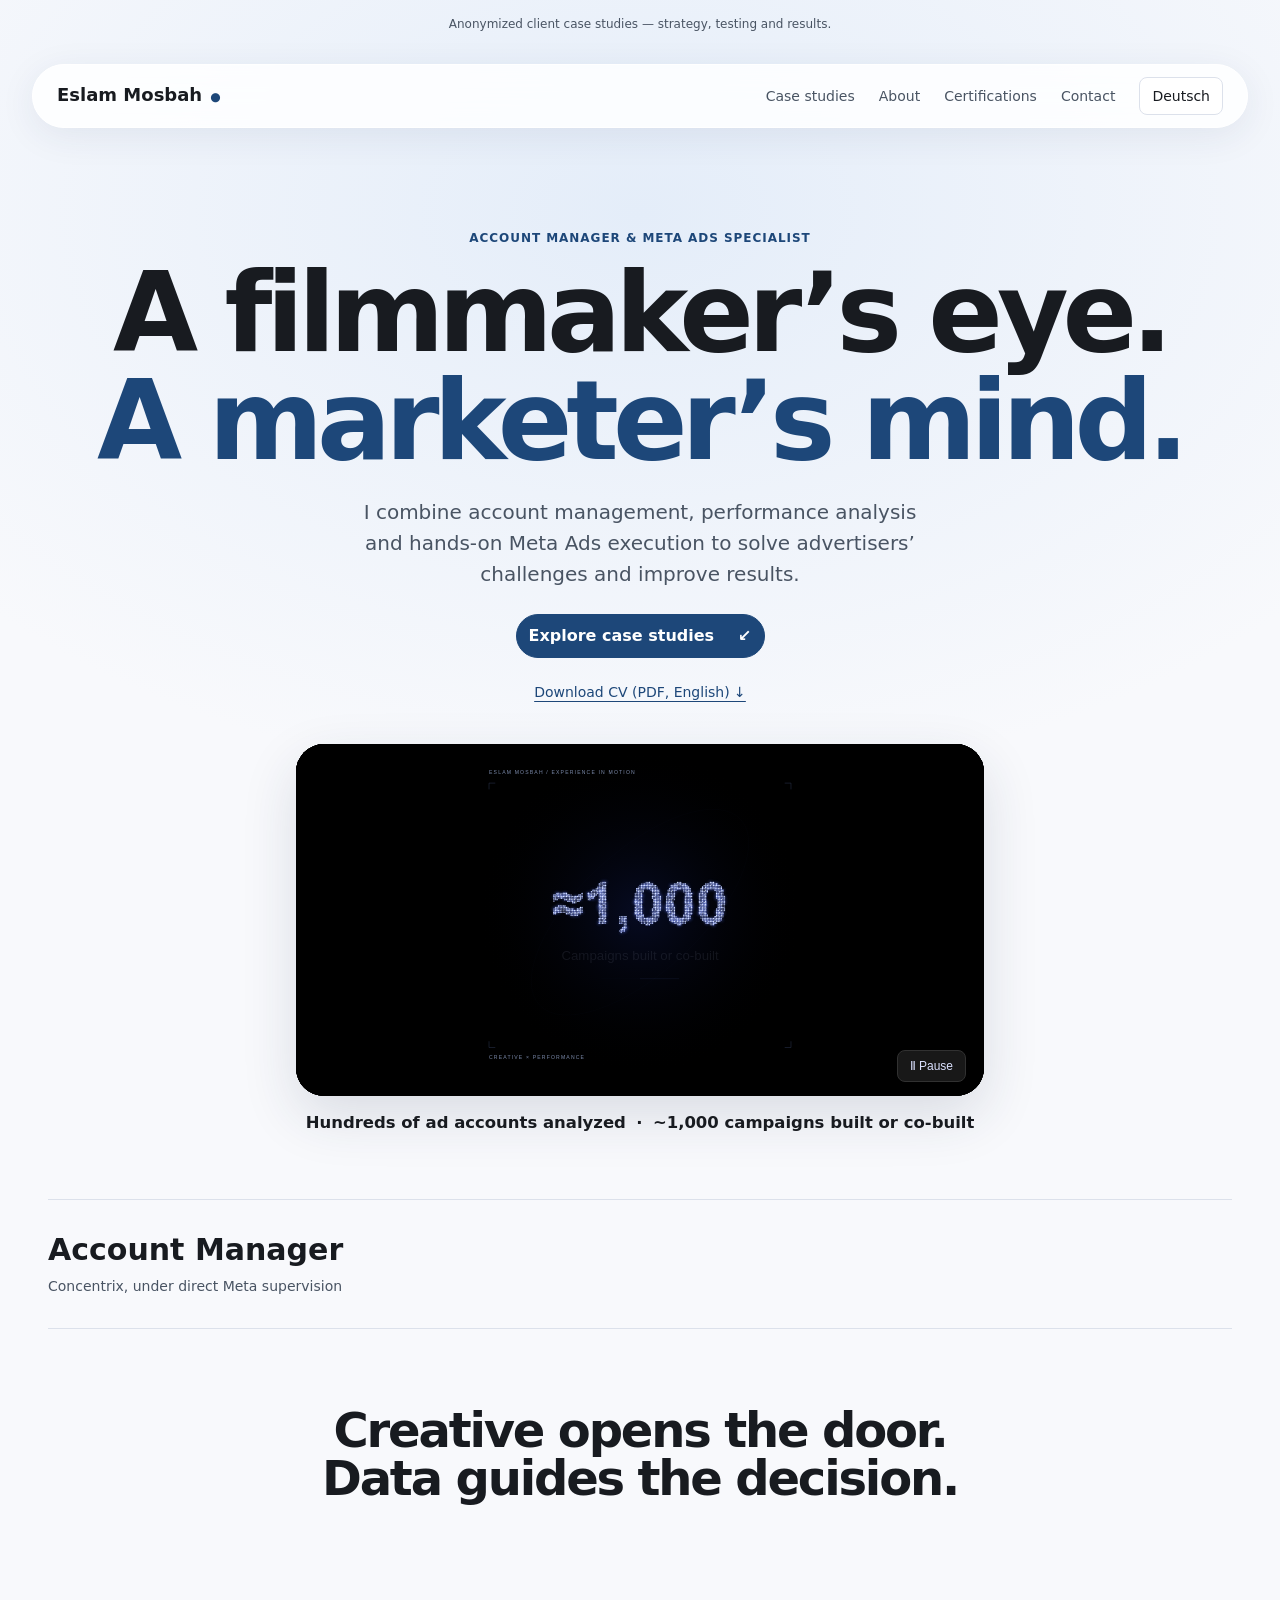
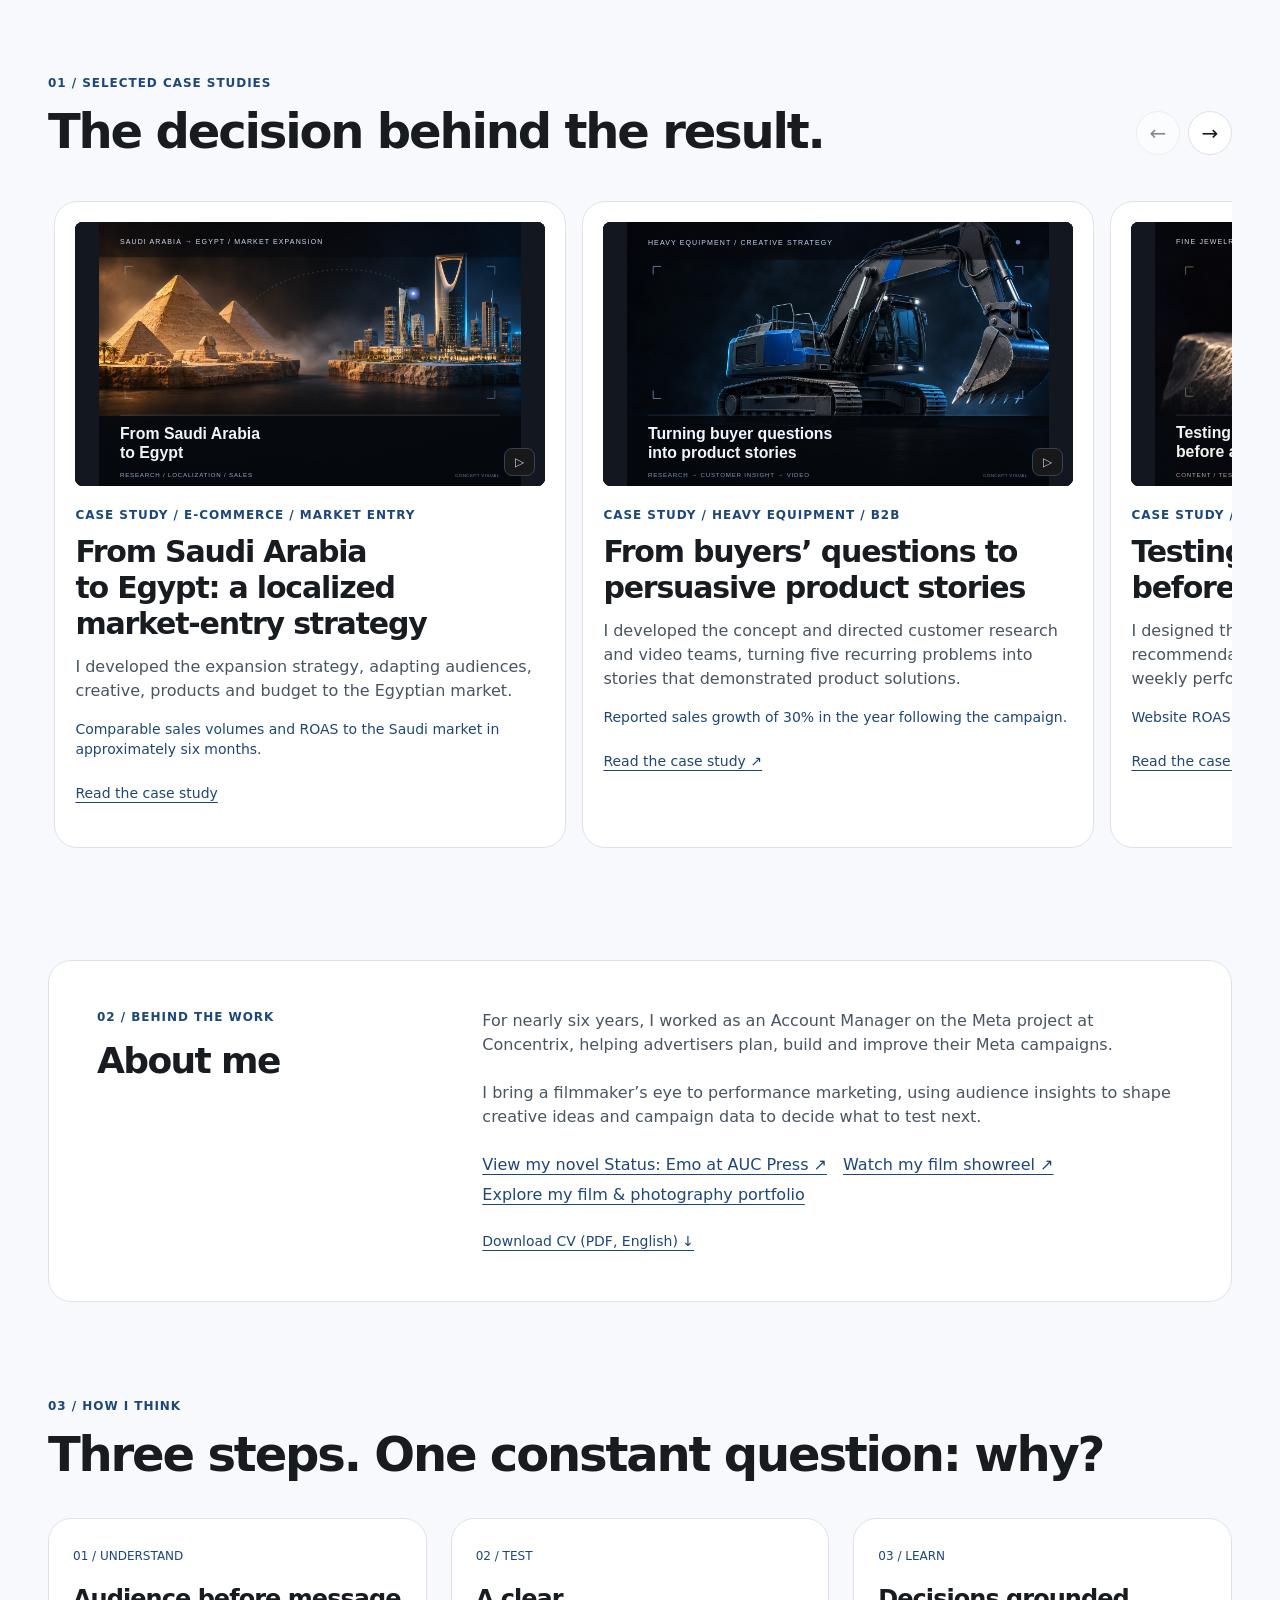
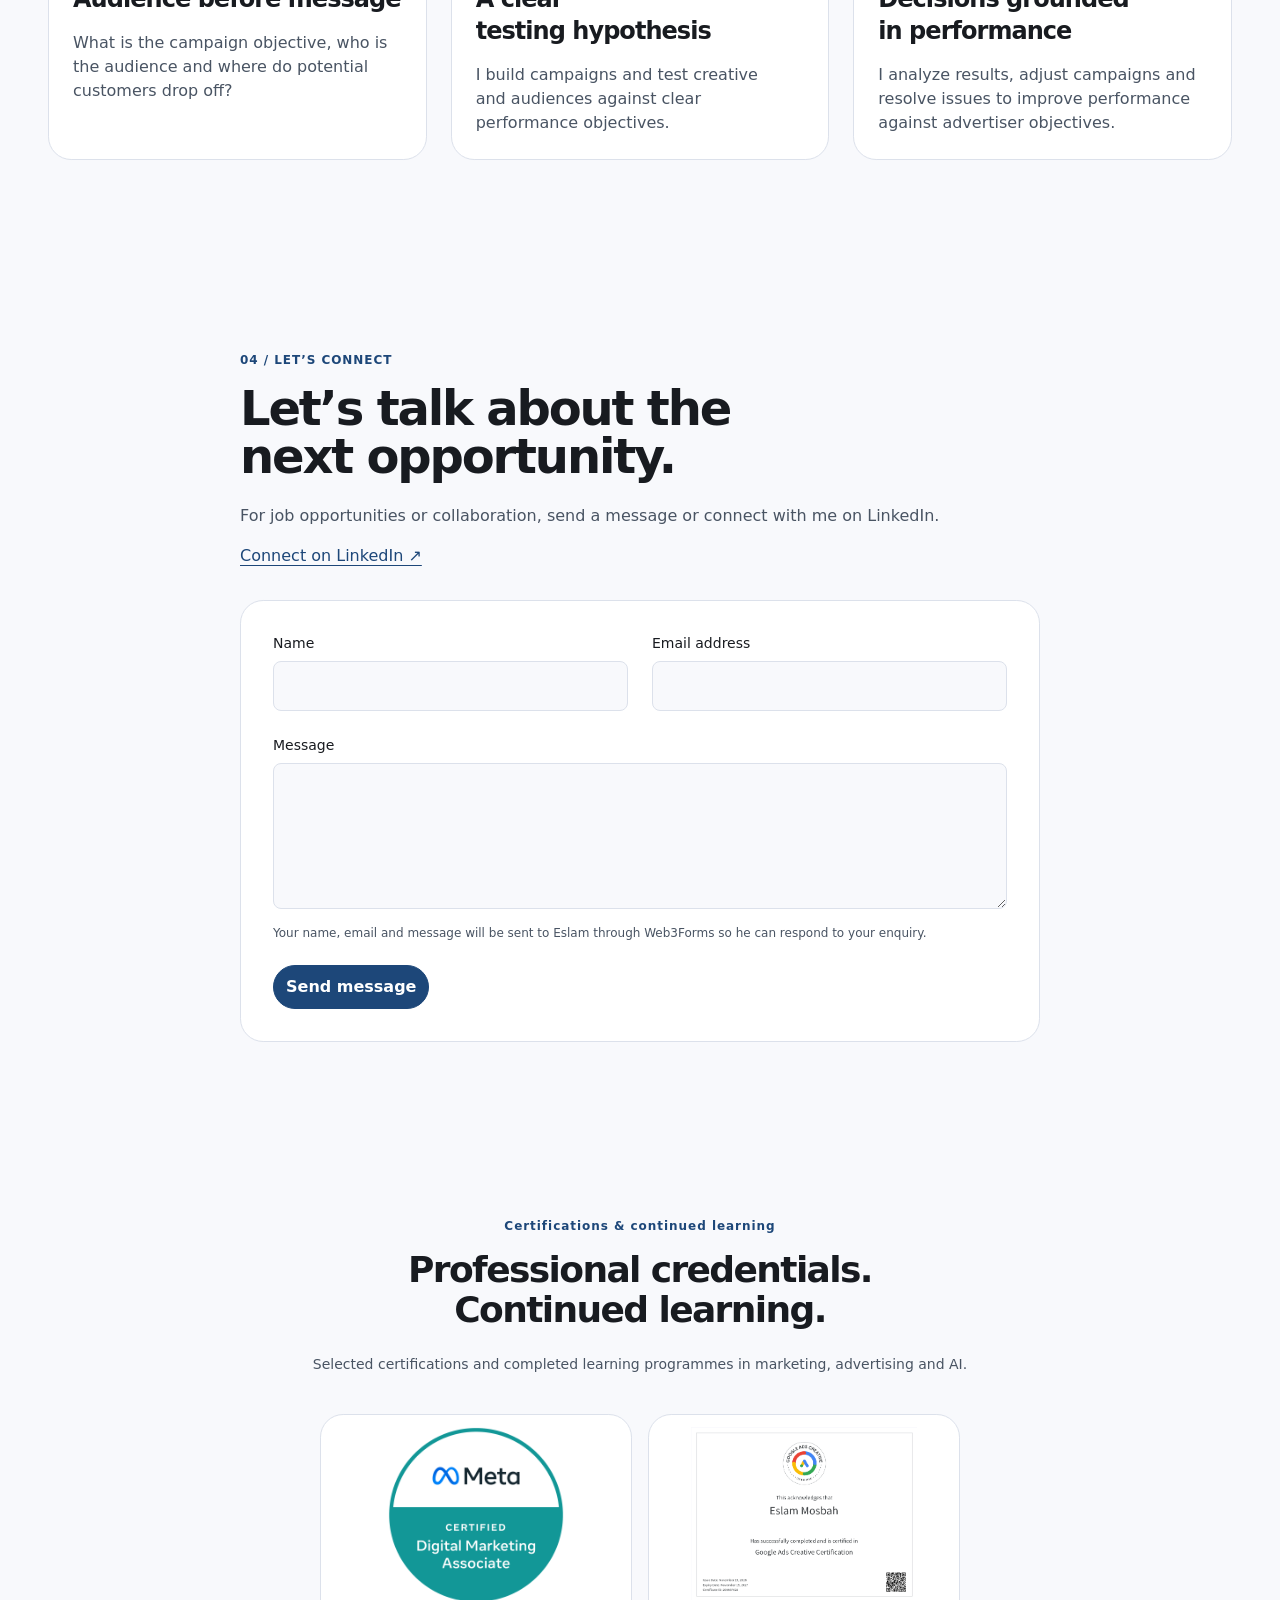
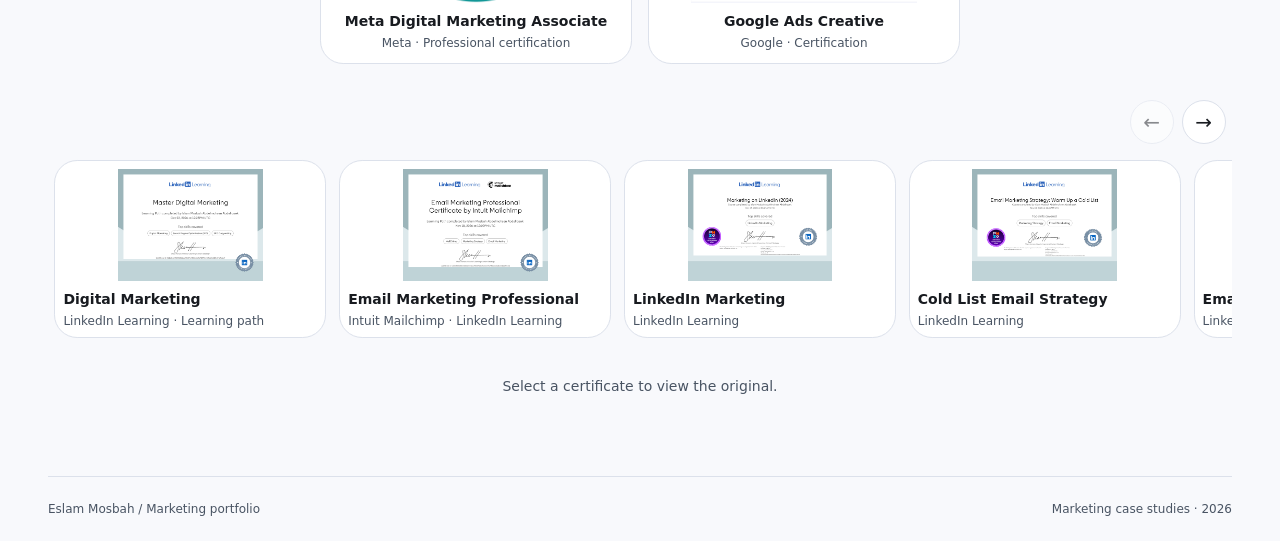
<file: index.html>
<!doctype html>
<html lang="en" dir="ltr"><head><!-- Google Tag Manager -->
<script async src="https://www.googletagmanager.com/gtm.js?id=GTM-W97NF8SJ"></script>
<script>
  window.dataLayer = window.dataLayer || [];
  function gtag(){dataLayer.push(arguments);}
  gtag('js', new Date());
</script>
<!-- End Google Tag Manager -->
<meta charset="utf-8"><meta name="viewport" content="width=device-width,initial-scale=1"><title>Eslam Mosbah | Account Manager &amp; Meta Ads Specialist</title><meta name="description" content="Eslam Mosbah — Account Manager and Meta Ads Specialist. Hundreds of ad accounts analyzed, approximately 1,000 campaign builds contributed to, and client case studies in strategy, execution and measurement."><link rel="stylesheet" href="theme.css?v=review-github"><link rel="icon" href="favicon.svg" type="image/svg+xml"><style>.hero{grid-template-columns:1fr 1.15fr;gap:24px;padding-top:64px;padding-bottom:64px}.motion-art{aspect-ratio:1;border:0;border-radius:0;background:#000;padding:0;min-height:0}.hero>div:first-child{position:relative;z-index:1}.hero .intro{max-width:550px}@media(max-width:1000px){.hero{grid-template-columns:1fr 1fr}.hero h1{font-size:48px;line-height:48px}}@media(max-width:700px){.hero{grid-template-columns:1fr;gap:24px;padding-top:48px}.motion-art{width:100%;max-width:600px;margin:auto}.hero h1{font-size:48px;line-height:48px}}</style><style>.experience-highlights{grid-template-columns:1fr}</style><style>.market-cover{background:#131820;aspect-ratio:8/5;min-height:300px;position:relative;padding:24px;overflow:hidden}.market-cover .poster-top{align-self:flex-start;padding:8px 12px;background:#181818;border:1px solid #344259;border-radius:8px;font-size:12px;line-height:16px;letter-spacing:.06em}.market-cover .poster-main{margin-top:auto;gap:4px}.market-cover .poster-value{font-size:48px;line-height:48px;letter-spacing:-.05em}.market-cover .poster-label{font-size:14px;line-height:20px;color:#c5cfeb}.market-cover .poster-bottom{font-size:12px;line-height:16px;padding:0;margin-top:12px;color:#8ca2d6}@media(min-width:701px){.market-cover{min-height:340px}}@media(max-width:700px){.market-cover{aspect-ratio:8/5;min-height:300px;padding:24px}.market-cover .poster-value{font-size:36px;line-height:40px}.market-cover .poster-top{font-size:12px}}</style><style>.animated-cover{padding:0!important;background:#131820;aspect-ratio:8/5;min-height:0!important;display:block}.animated-cover iframe{aspect-ratio:8/5}</style><link rel="stylesheet" href="case-carousel.css"><link rel="stylesheet" href="apple-home.css"></head><body class="apple-home"><a class="skip-link" href="#main-content">Skip to content</a><div class="topnote">Anonymized client case studies — strategy, testing and results.</div><header><a class="brand" href="index.html">Eslam Mosbah<span>●</span></a><nav aria-label="التنقل الرئيسي"><a href="#work">Case studies</a><a href="#about">About</a><a href="#certifications">Certifications</a><a href="#contact">Contact</a><button id="languageSwitch" type="button" class="filter" lang="de" aria-label="Switch to German">Deutsch</button></nav><button class="menu-toggle" aria-label="Open navigation" aria-expanded="false" type="button"><span></span><span></span></button></header><main id="main-content"><section class="hero"><div><div class="eyebrow">ACCOUNT MANAGER &amp; META ADS SPECIALIST</div><h1>A filmmaker’s eye.<br><em>A marketer’s mind.</em></h1><p class="intro">I combine account management, performance analysis and hands-on Meta Ads execution to solve advertisers’ challenges and improve results.</p><a class="cta" href="#work">Explore case studies <span>↙</span></a><a class="cv-link" href="assets/Eslam-Mosbah-Marketing-CV.pdf" download="Eslam-Mosbah-Marketing-CV.pdf">Download CV (PDF, English) ↓</a></div><div class="motion-feature"><div class="art motion-art" aria-label="Original creative and data motion design"><iframe src="motion-player.html" title="Original animated light sculpture, with pause control" loading="eager" allow="autoplay" style="width:100%;height:100%;border:0;display:block"></iframe></div><p class="motion-metrics"><span>Hundreds of ad accounts analyzed</span><span class="metrics-divider" aria-hidden="true">·</span><span>~1,000 campaigns built or co-built</span></p></div></section><div class="experience-highlights"><div><strong>Account Manager</strong><span>Concentrix, under direct Meta supervision</span></div></div><section class="tagline" aria-label="Creative and performance"><h2 data-tagline-en="Creative opens the door.|Data guides the decision." data-tagline-de="Kreativität öffnet die Tür.|Daten bestimmen die Richtung.">Creative opens the door.<br>Data guides the decision.</h2></section><section id="work" class="section"><div class="sectionhead"><div><div class="eyebrow">01 / SELECTED CASE STUDIES</div><h2>The decision behind the result.</h2></div><div class="case-carousel-controls"><button type="button" data-case-step="-1" aria-controls="case-carousel" aria-label="Previous case study" data-label-de="Vorherige Fallstudie">←</button><button type="button" data-case-step="1" aria-controls="case-carousel" aria-label="Next case study" data-label-de="Nächste Fallstudie">→</button></div></div><div class="case-carousel" id="case-carousel"><a class="featured-case" href="market-expansion-case.html"><div class="case-poster creative market-cover animated-cover"><iframe title="Animated cover: market expansion from Saudi Arabia to Egypt" src="cover-player.html" loading="lazy" style="width:100%;height:100%;border:0;display:block"></iframe></div><div><span class="eyebrow">CASE STUDY / E-COMMERCE / MARKET ENTRY</span><h3>From Saudi Arabia to Egypt: a localized market-entry strategy</h3><p>I developed the expansion strategy, adapting audiences, creative, products and budget to the Egyptian market.</p><strong>Comparable sales volumes and ROAS to the Saudi market in approximately six months.</strong><p class="read-case">Read the case study</p></div></a><a id="equipment-preview" class="featured-case" href="equipment-case.html"><div class="case-poster creative animated-cover equipment-cover"><iframe title="Animated heavy equipment case study cover" src="equipment-player.html" loading="lazy" style="width:100%;height:100%;border:0;display:block"></iframe></div><div><span class="eyebrow">CASE STUDY / HEAVY EQUIPMENT / B2B</span><h3>From buyers’ questions to persuasive product stories</h3><p>I developed the concept and directed customer research and video teams, turning five recurring problems into stories that demonstrated product solutions.</p><strong>Reported sales growth of 30% in the year following the campaign.</strong><p class="read-case">Read the case study ↗</p></div></a><a id="jewelry-preview" class="featured-case" href="jewelry-case.html"><div class="case-poster creative animated-cover jewelry-cover"><iframe title="Cinematic jewelry creative testing cover" src="jewelry-player.html" loading="lazy" style="width:100%;height:100%;border:0;display:block"></iframe></div><div><span class="eyebrow">CASE STUDY / ANONYMIZED CLIENT</span><h3>Testing creative before ad spend</h3><p>I designed the reel scoring framework and paid testing recommendations, developed creative concepts and led weekly performance reviews.</p><strong>Website ROAS: 5× → 6.3× · +26%</strong><p class="read-case">Read the case study ↗</p></div></a><a id="commerce-preview" class="featured-case commerce-card" href="commerce-case.html"><div class="case-poster commerce animated-cover commerce-cover"><iframe title="Cinematic apparel e-commerce cover" src="commerce-player.html" loading="lazy" style="width:100%;height:100%;border:0;display:block"></iframe></div><div><span class="eyebrow">CASE STUDY / APPAREL E-COMMERCE</span><h3>From chat-based selling to a data-driven, automated store</h3><p>I developed the strategy, built the campaigns, selected ads and audiences, allocated budgets and led measurement and purchase journey improvements.</p><strong>ROAS reached 81× in some campaigns (before excluding returns and refused deliveries)</strong><p class="read-case">Read the case study ↗</p></div></a><a id="honey-preview" class="featured-case honey-card" href="honey-case.html"><div class="case-poster measurement animated-cover honey-cover"><iframe title="Cinematic honey retailer measurement cover" src="honey-player.html" loading="lazy" style="width:100%;height:100%;border:0;display:block"></iframe></div><div><span class="eyebrow">CASE STUDY / HONEY RETAIL / GULF REGION</span><h3>Connecting online and in-store sales for a honey retailer</h3><p>I analyzed performance and built campaigns with the client, connecting measurement across the website and 13 branches to guide targeting and bidding.</p><strong>ROAS in one campaign: 12.53× · Purchase Event Match Quality: 8.5/10</strong><p class="read-case">Read the case study ↗</p></div></a><a id="education-preview" class="featured-case" href="education-case.html">
<div class="case-poster creative animated-cover education-cover"><iframe title="Cinematic education recruitment cover" src="education-player.html" loading="lazy" style="width:100%;height:100%;border:0;display:block"></iframe></div>
<div><span class="eyebrow">CASE STUDY / HIGHER EDUCATION &amp; CORPORATE TRAINING</span>
<h3>From student enquiries to paid enrolments</h3>
<p>I redesigned student recruitment and corporate training campaigns around programme-specific landing pages, student UGC as social proof and monthly webinars for companies.</p>
<strong>Approximately 70% higher conversion rate to paid enrolments and 40% lower cost per paid enrolment.</strong>
<p class="read-case">Read the case study ↗</p></div>
</a></div></section><section id="about" class="about"><div><div class="eyebrow">02 / BEHIND THE WORK</div><h2>About me</h2></div><div><p>For nearly six years, I worked as an Account Manager on the Meta project at Concentrix, helping advertisers plan, build and improve their Meta campaigns.</p><p>I bring a filmmaker’s eye to performance marketing, using audience insights to shape creative ideas and campaign data to decide what to test next.</p><div class="about-links"><p><a class="term-link" href="https://aucpress.com/9789774165825/" target="_blank" rel="noopener noreferrer">View my novel Status: Emo at AUC Press ↗</a></p><p><a class="term-link" href="https://www.youtube.com/watch?v=QPr79t4B-Aw" target="_blank" rel="noopener noreferrer">Watch my film showreel ↗</a></p><p><a class="term-link" href="https://eslammosbahportfolio.github.io/films/" target="_blank" rel="noopener noreferrer">Explore my film &amp; photography portfolio</a></p></div><a class="cv-link" href="assets/Eslam-Mosbah-Marketing-CV.pdf" download="Eslam-Mosbah-Marketing-CV.pdf">Download CV (PDF, English) ↓</a></div></section><section class="section"><div class="eyebrow">03 / HOW I THINK</div><h2>Three steps. One constant question: why?</h2><div class="steps"><div class="step"><span>01 / UNDERSTAND</span><h3>Audience before message</h3><p>What is the campaign objective, who is the audience and where do potential customers drop off?</p></div><div class="step"><span>02 / TEST</span><h3>A clear testing hypothesis</h3><p>I build campaigns and test creative and audiences against clear performance objectives.</p></div><div class="step"><span>03 / LEARN</span><h3>Decisions grounded in performance</h3><p>I analyze results, adjust campaigns and resolve issues to improve performance against advertiser objectives.</p></div></div></section><section class="contact" id="contact"><div class="eyebrow">04 / LET’S CONNECT</div><h2>Let’s talk about the next opportunity.</h2><p>For job opportunities or collaboration, send a message or connect with me on LinkedIn.</p><a class="linkedin-link" href="https://www.linkedin.com/in/eslam-mosbah/" target="_blank" rel="noopener noreferrer">Connect on LinkedIn ↗</a><form id="contactForm" action="https://api.web3forms.com/submit" method="POST"><input type="hidden" name="access_key" id="web3AccessKey" value="1118dacc-4262-4453-ba39-8177a4cc0085"><input type="hidden" name="subject" value="Portfolio enquiry — Eslam Mosbah"><input type="hidden" name="from_name" value="Eslam Mosbah Portfolio"><div class="contact-fields"><div><label for="contactName">Name</label><input id="contactName" name="name" autocomplete="name" maxlength="120" required></div><div><label for="contactEmail">Email address</label><input id="contactEmail" name="email" type="email" autocomplete="email" maxlength="254" dir="ltr" required></div></div><label for="contactMessage">Message</label><textarea id="contactMessage" name="message" rows="5" maxlength="5000" required></textarea><div class="form-trap" aria-hidden="true"><input type="checkbox" name="botcheck" tabindex="-1" autocomplete="off" aria-label="Leave unchecked"></div><p class="form-note">Your name, email and message will be sent to Eslam through Web3Forms so he can respond to your enquiry.</p><button type="submit" class="cta" disabled>Send message</button><p id="contactSetupNote" class="form-note">The form is being activated. Please connect on LinkedIn for now.</p><p id="contactStatus" role="status" tabindex="-1" hidden></p></form></section><section class="section credentials" id="certifications" aria-labelledby="certifications-title"><div class="credential-heading"><div class="eyebrow">Certifications &amp; continued learning</div><h2 id="certifications-title">Professional credentials. Continued learning.</h2><p>Selected certifications and completed learning programmes in marketing, advertising and AI.</p></div><div class="credential-spotlight"><a class="credential-card credential-featured" href="assets/meta-digital-marketing-associate.png" target="_blank" rel="noopener noreferrer"><div class="credential-image"><img src="assets/meta-digital-marketing-associate.png" alt="Meta Digital Marketing Associate" loading="lazy" decoding="async"></div><h3>Meta Digital Marketing Associate</h3><p>Meta · Professional certification</p></a><a class="credential-card credential-featured" href="assets/google-ads-creative-certificate.png" target="_blank" rel="noopener noreferrer"><div class="credential-image"><img src="assets/google-ads-creative-certificate.png" alt="Google Ads Creative" loading="lazy" decoding="async"></div><h3>Google Ads Creative</h3><p>Google · Certification</p></a></div><div class="case-carousel-controls credential-controls"><button type="button" data-case-step="-1" aria-controls="credential-carousel" aria-label="Previous certificate" data-label-de="Vorheriges Zertifikat">←</button><button type="button" data-case-step="1" aria-controls="credential-carousel" aria-label="Next certificate" data-label-de="Nächstes Zertifikat">→</button></div><div class="credential-grid" id="credential-carousel"><a class="credential-card" href="assets/digital-marketing.pdf" target="_blank" rel="noopener noreferrer"><div class="credential-image"><img src="assets/digital-marketing.png" alt="Digital Marketing" loading="lazy" decoding="async"></div><h3>Digital Marketing</h3><p>LinkedIn Learning · Learning path</p></a><a class="credential-card" href="assets/email-marketing-professional.pdf" target="_blank" rel="noopener noreferrer"><div class="credential-image"><img src="assets/email-marketing-professional.png" alt="Email Marketing Professional" loading="lazy" decoding="async"></div><h3>Email Marketing Professional</h3><p>Intuit Mailchimp · LinkedIn Learning</p></a><a class="credential-card" href="assets/linkedin-marketing.pdf" target="_blank" rel="noopener noreferrer"><div class="credential-image"><img src="assets/linkedin-marketing.png" alt="LinkedIn Marketing" loading="lazy" decoding="async"></div><h3>LinkedIn Marketing</h3><p>LinkedIn Learning</p></a><a class="credential-card" href="assets/email-list-strategy.pdf" target="_blank" rel="noopener noreferrer"><div class="credential-image"><img src="assets/email-list-strategy.png" alt="Cold List Email Strategy" loading="lazy" decoding="async"></div><h3>Cold List Email Strategy</h3><p>LinkedIn Learning</p></a><a class="credential-card" href="assets/email-newsletter-foundations.pdf" target="_blank" rel="noopener noreferrer"><div class="credential-image"><img src="assets/email-newsletter-foundations.png" alt="Email &amp; Newsletter Foundations" loading="lazy" decoding="async"></div><h3>Email &amp; Newsletter Foundations</h3><p>LinkedIn Learning</p></a><a class="credential-card" href="assets/generative-ai-workflows.pdf" target="_blank" rel="noopener noreferrer"><div class="credential-image"><img src="assets/generative-ai-workflows.png" alt="Generative AI Workflows" loading="lazy" decoding="async"></div><h3>Generative AI Workflows</h3><p>LinkedIn Learning</p></a><a class="credential-card" href="assets/ibm-generative-ai.png" target="_blank" rel="noopener noreferrer"><div class="credential-image"><img src="assets/ibm-generative-ai.png" alt="Generative AI Basics" loading="lazy" decoding="async"></div><h3>Generative AI Basics</h3><p>IBM SkillsBuild</p></a><a class="credential-card" href="assets/ibm-large-language-models.png" target="_blank" rel="noopener noreferrer"><div class="credential-image"><img src="assets/ibm-large-language-models.png" alt="Large Language Models" loading="lazy" decoding="async"></div><h3>Large Language Models</h3><p>IBM SkillsBuild</p></a></div><p class="credential-note">Select a certificate to view the original.</p></section></main><footer><span>Eslam Mosbah / Marketing portfolio</span><span>Marketing case studies · 2026</span></footer><script src="german.js?v=2fa65fe4ed"></script><script src="languages.js?v=2152ac2d26"></script><script src="design.js"></script><script src="case-carousel.js" defer></script></body></html>
</file>
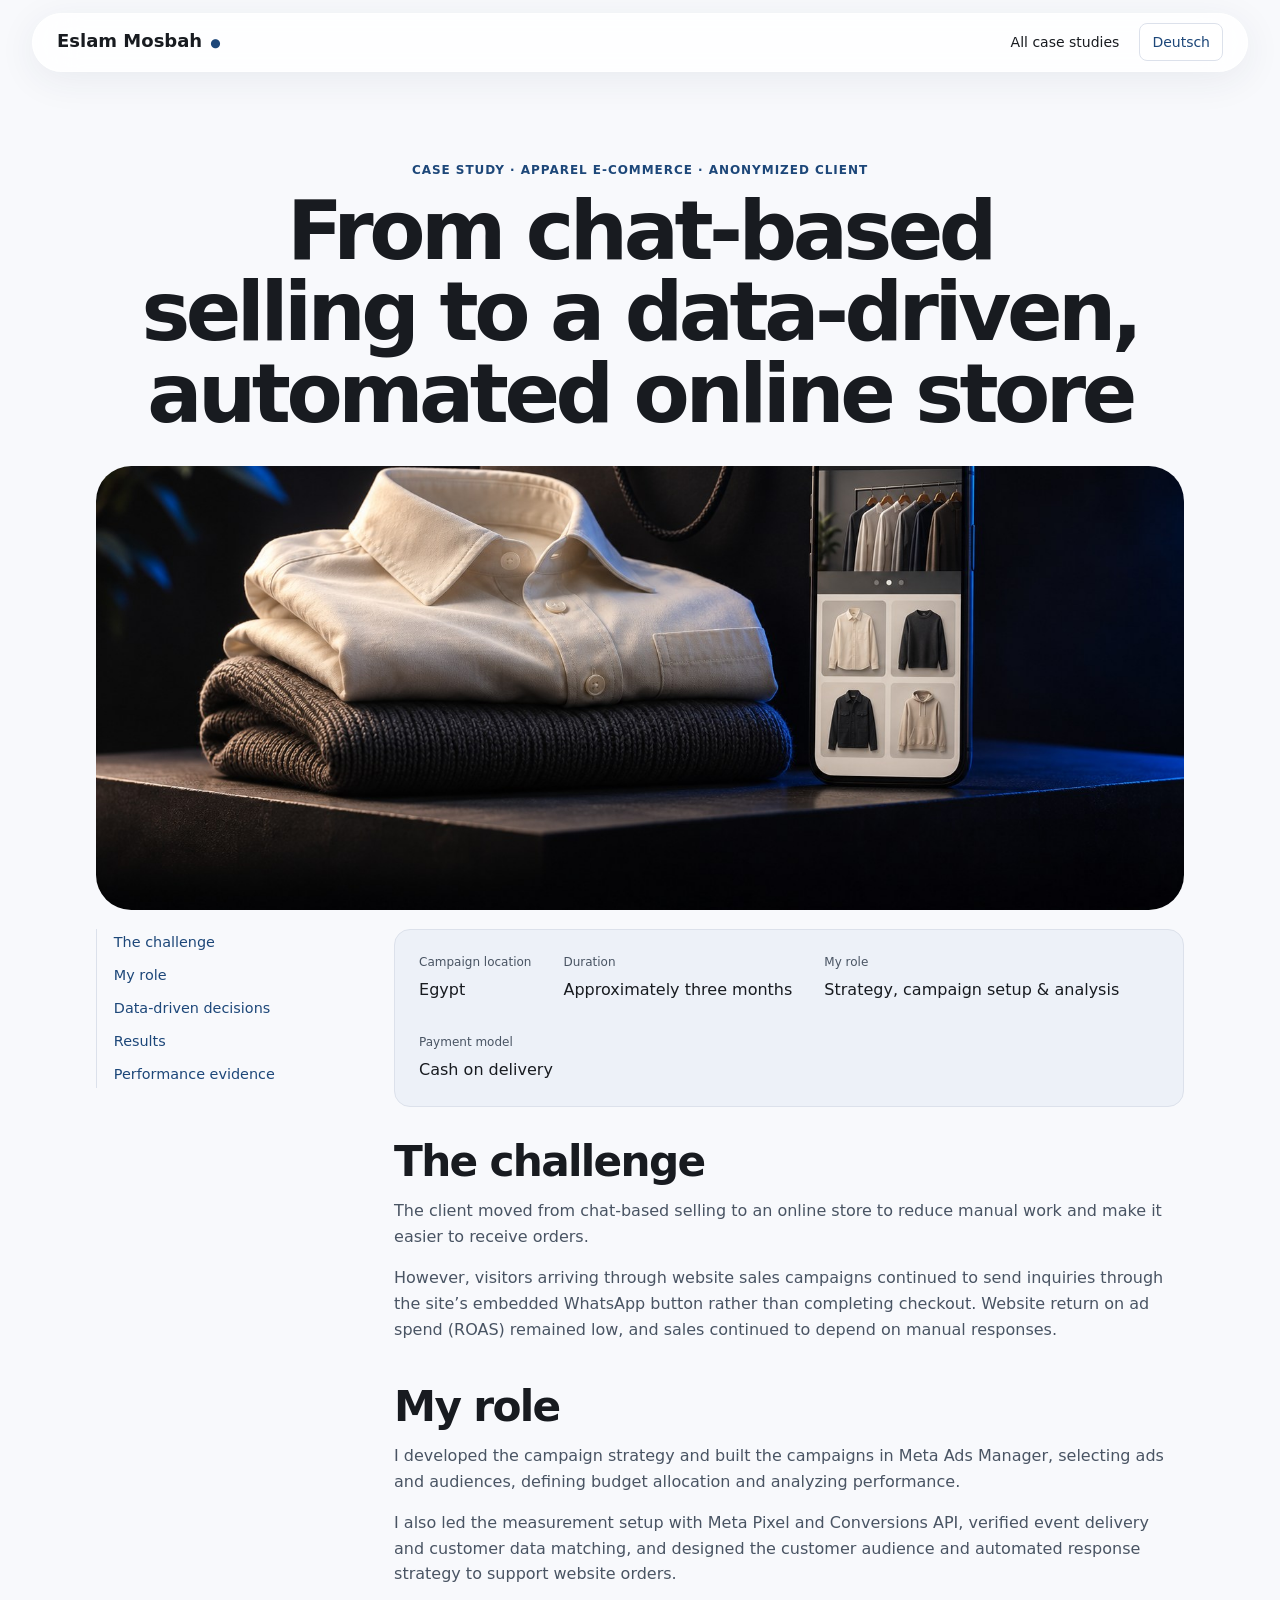
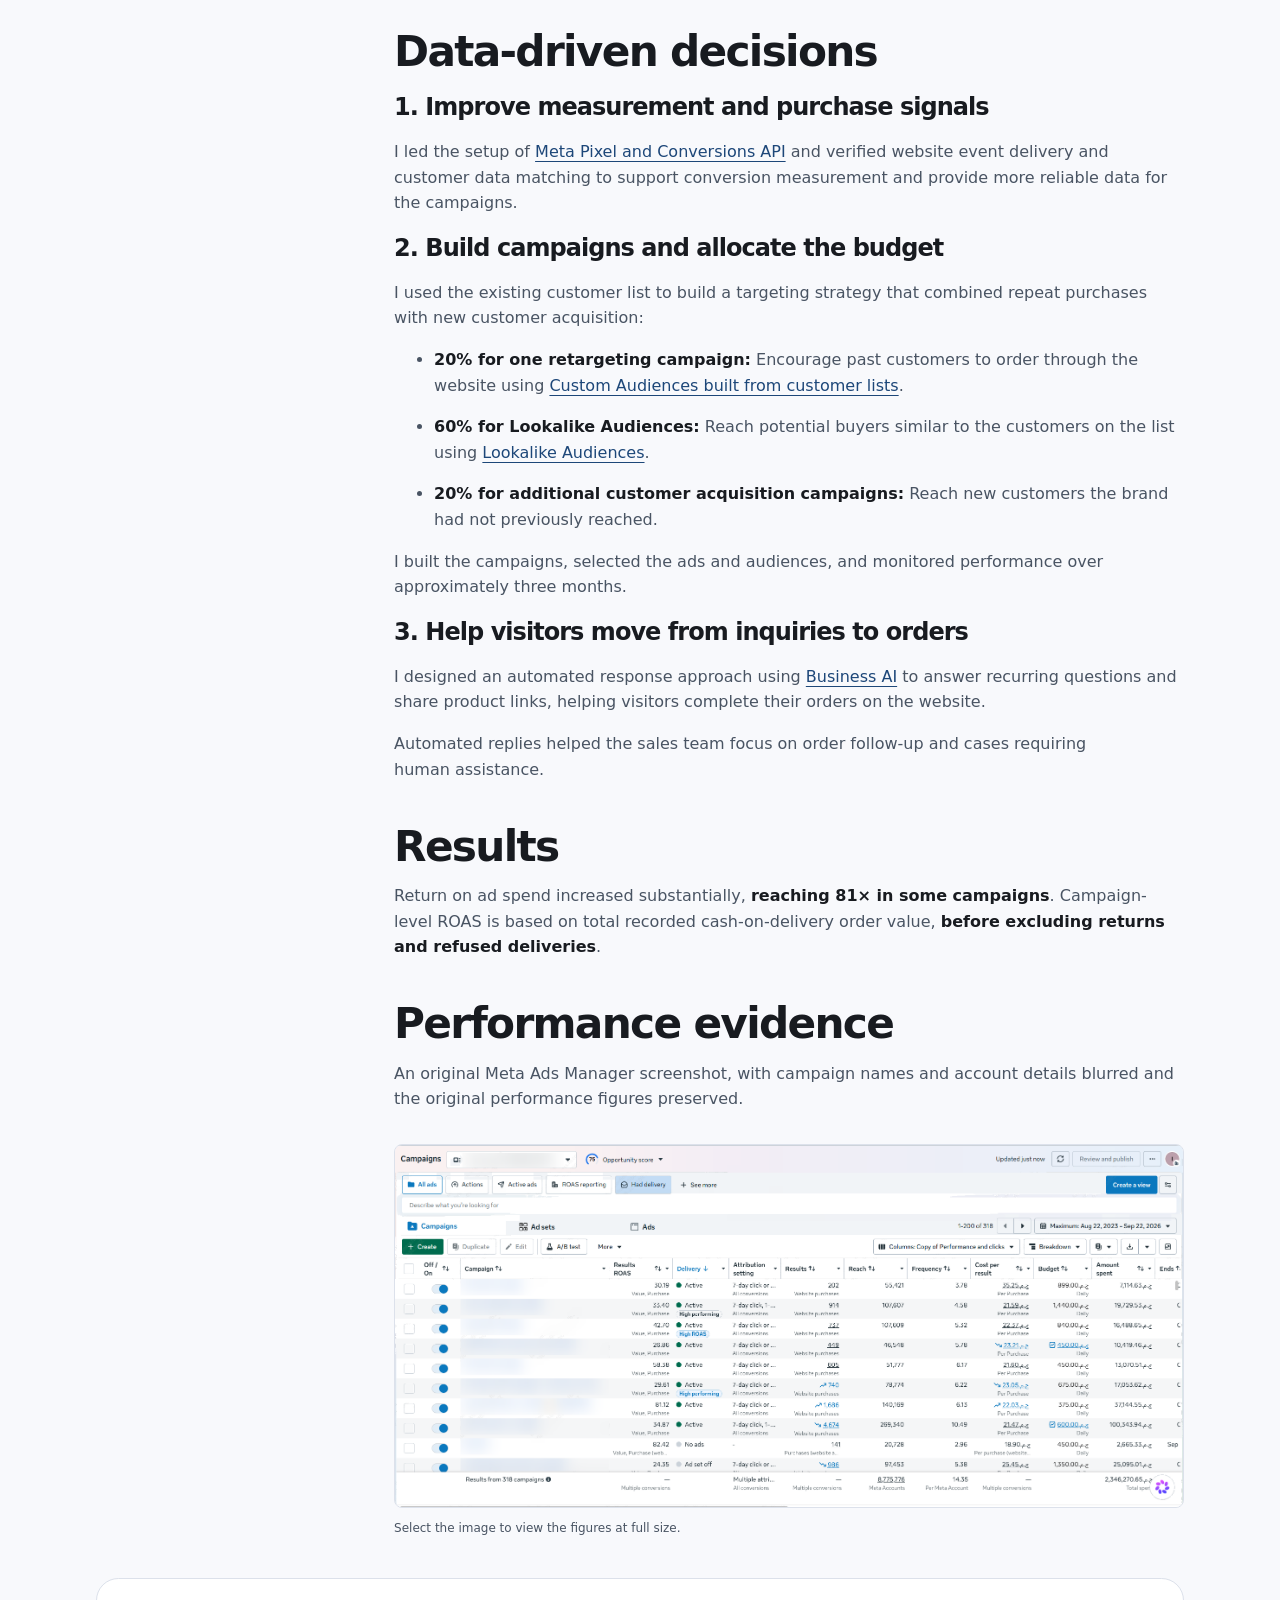
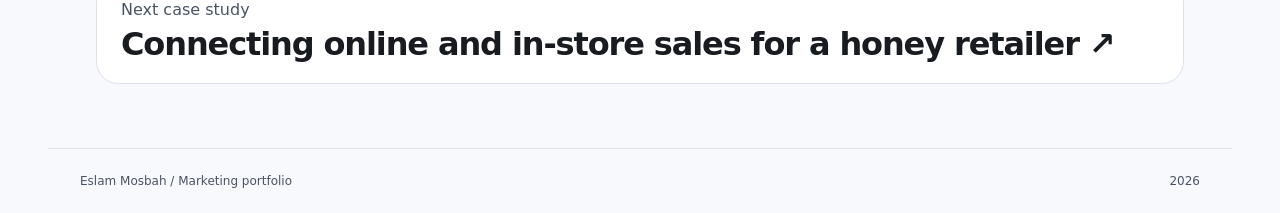
<file: commerce-case.html>
<!doctype html><html lang="en" dir="ltr"><head><!-- Google Tag Manager -->
<script async src="https://www.googletagmanager.com/gtm.js?id=GTM-W97NF8SJ"></script>
<script>
  window.dataLayer = window.dataLayer || [];
  function gtag(){dataLayer.push(arguments);}
  gtag('js', new Date());
</script>
<!-- End Google Tag Manager -->
<meta charset="utf-8"><meta name="viewport" content="width=device-width,initial-scale=1"><title>Data-driven online store case study | Eslam Mosbah</title><meta name="description" content="From chat-based selling to website orders through Meta Pixel, Conversions API, customer audiences and automated responses."><link rel="stylesheet" href="theme.css?v=review-github"><link rel="icon" href="favicon.svg" type="image/svg+xml"><link rel="stylesheet" href="case-preview.css"></head><body class="case-preview" data-title-en="Data-driven online store case study | Eslam Mosbah" data-title-de="Vom Verkauf per Chat zum datenbasierten, automatisierten Onlineshop | Eslam Mosbah"><a class="case-skip" href="#main-content">Skip to content</a><header><a class="brand" href="index.html">Eslam Mosbah<span>●</span></a><nav><a class="back-link" href="index.html#work">← All case studies</a><button class="filter" id="caseLang" lang="de" aria-label="Switch to German">Deutsch</button></nav></header><main id="main-content"><article class="case-content" id="en"><div class="case-intro">
<div class="eyebrow">CASE STUDY · APPAREL E-COMMERCE · ANONYMIZED CLIENT</div>
<h1>From chat-based selling to a data-driven, automated online store</h1></div>
<figure class="case-cover"><img src="commerce-cinematic.jpg" alt="" fetchpriority="high"></figure>
<div class="case-reading"><div class="case-layout">
<nav class="case-chapters" aria-label="In this case study"><a href="#en-chapter-1">The challenge</a><a href="#en-chapter-2">My role</a><a href="#en-chapter-3">Data-driven decisions</a><a href="#en-chapter-4">Results</a><a href="#en-chapter-5">Performance evidence</a></nav>
<div class="case-story">
<div class="facts"><span>Campaign location <b>Egypt</b></span><span>Duration <b>Approximately three months</b></span><span>My role <b>Strategy, campaign setup &amp; analysis</b></span><span>Payment model <b>Cash on delivery</b></span></div>
<section id="en-chapter-1"><h2>The challenge</h2><p>The client moved from chat-based selling to an online store to reduce manual work and make it easier to receive orders.</p><p>However, visitors arriving through website sales campaigns continued to send inquiries through the site’s embedded WhatsApp button rather than completing checkout. Website return on ad spend (ROAS) remained low, and sales continued to depend on manual responses.</p></section>
<section id="en-chapter-2"><h2>My role</h2><p>I developed the campaign strategy and built the campaigns in Meta Ads Manager, selecting ads and audiences, defining budget allocation and analyzing performance.</p><p>I also led the measurement setup with Meta Pixel and Conversions API, verified event delivery and customer data matching, and designed the customer audience and automated response strategy to support website orders.</p></section>
<section id="en-chapter-3"><h2>Data-driven decisions</h2>
<h3>1. Improve measurement and purchase signals</h3><p>I led the setup of <a class="term-link" href="https://www.facebookblueprint.com/student/activity/714073" target="_blank" rel="noopener noreferrer">Meta Pixel and Conversions API</a> and verified website event delivery and customer data matching to support conversion measurement and provide more reliable data for the campaigns.</p>
<h3>2. Build campaigns and allocate the budget</h3><p>I used the existing customer list to build a targeting strategy that combined repeat purchases with new customer acquisition:</p><ul>
<li><b>20% for one retargeting campaign:</b> Encourage past customers to order through the website using <a class="term-link" href="https://www.facebookblueprint.com/student/path/219694-define-audiences" target="_blank" rel="noopener noreferrer">Custom Audiences built from customer lists</a>.</li>
<li><b>60% for Lookalike Audiences:</b> Reach potential buyers similar to the customers on the list using <a class="term-link" href="https://www.facebookblueprint.com/student/path/219694-define-audiences" target="_blank" rel="noopener noreferrer">Lookalike Audiences</a>.</li>
<li><b>20% for additional customer acquisition campaigns:</b> Reach new customers the brand had not previously reached.</li>
</ul><p>I built the campaigns, selected the ads and audiences, and monitored performance over approximately three months.</p>
<h3>3. Help visitors move from inquiries to orders</h3><p>I designed an automated response approach using <a class="term-link" href="https://about.fb.com/news/2025/07/centralized-campaigns-ai-support-businesses-whatsapp/" target="_blank" rel="noopener noreferrer">Business AI</a> to answer recurring questions and share product links, helping visitors complete their orders on the website.</p><p>Automated replies helped the sales team focus on order follow-up and cases requiring human assistance.</p>
</section>
<section id="en-chapter-4"><h2>Results</h2><p>Return on ad spend increased substantially, <b>reaching 81× in some campaigns</b>. Campaign-level ROAS is based on total recorded cash-on-delivery order value, <b>before excluding returns and refused deliveries</b>.</p></section>
<section id="en-chapter-5"><h2>Performance evidence</h2><p>An original Meta Ads Manager screenshot, with campaign names and account details blurred and the original performance figures preserved.</p><figure><a href="assets/campaign-results-blurred.png" target="_blank" rel="noopener"><img src="assets/campaign-results-blurred.png" alt="Ads Manager campaign results with account details and campaign names blurred; original return, spend and purchase figures preserved" loading="lazy"></a><figcaption>Select the image to view the figures at full size.</figcaption></figure></section>
</div></div>
<a class="case-next" href="honey-case.html"><span>Next case study</span><strong>Connecting online and in-store sales for a honey retailer ↗</strong></a>
</div></article><article class="case-content" id="de" lang="de" hidden="hidden"><div class="case-intro">
<div class="eyebrow">FALLSTUDIE · MODE-E-COMMERCE · ANONYMISIERTER KUNDE</div>
<h1>Vom Verkauf per Chat zum datenbasierten, automatisierten Onlineshop</h1></div>
<figure class="case-cover"><img src="commerce-cinematic.jpg" alt="" fetchpriority="high"></figure>
<div class="case-reading"><div class="case-layout">
<nav class="case-chapters" aria-label="In dieser Fallstudie"><a href="#de-chapter-1">Die Herausforderung</a><a href="#de-chapter-2">Meine Rolle</a><a href="#de-chapter-3">Datenbasierte Entscheidungen</a><a href="#de-chapter-4">Ergebnisse</a><a href="#de-chapter-5">Performance-Nachweis</a></nav>
<div class="case-story">
<div class="facts"><span>Kampagnenmarkt <b>Ägypten</b></span><span>Dauer <b>Etwa drei Monate</b></span><span>Meine Rolle <b>Strategie, Kampagnenaufbau und Analyse</b></span><span>Zahlungsmodell <b>Nachnahme</b></span></div>
<section id="de-chapter-1"><h2>Die Herausforderung</h2><p>Der Kunde wechselte vom Verkauf per Chat zu einem Onlineshop, um manuelle Arbeit zu reduzieren und Bestellungen einfacher entgegenzunehmen.</p><p>Besucher aus Website-Verkaufskampagnen nutzten jedoch weiterhin den integrierten WhatsApp-Button für Anfragen, statt den Kauf abzuschließen. Der Website-ROAS blieb niedrig, und Verkäufe waren weiterhin auf manuelle Antworten angewiesen.</p></section>
<section id="de-chapter-2"><h2>Meine Rolle</h2><p>Ich entwickelte die Kampagnenstrategie und baute die Kampagnen im Meta Ads Manager auf. Dabei wählte ich Anzeigen und Zielgruppen aus, legte die Budgetverteilung fest und analysierte die Performance.</p><p>Außerdem leitete ich die Einrichtung der Messung mit Meta Pixel und Conversions API, prüfte die Übermittlung der Events und den Abgleich der Kundendaten und entwickelte die Zielgruppen- und Antwortautomatisierungsstrategie zur Unterstützung von Website-Bestellungen.</p></section>
<section id="de-chapter-3"><h2>Datenbasierte Entscheidungen</h2>
<h3>1. Messung und Kaufsignale verbessern</h3><p>Ich leitete die Einrichtung von <a class="term-link" href="https://www.facebookblueprint.com/student/activity/714073" target="_blank" rel="noopener noreferrer">Meta Pixel und Conversions API</a> und prüfte die Übermittlung der Website-Events sowie den Abgleich der Kundendaten. So unterstützten wir die Conversion-Messung und stellten verlässlichere Daten für die Kampagnen bereit.</p>
<h3>2. Kampagnen aufbauen und Budget verteilen</h3><p>Auf Basis der bestehenden Kundenliste entwickelte ich eine Targeting-Strategie, die Wiederkäufe und Neukundengewinnung verband:</p><ul>
<li><b>20 % für eine Retargeting-Kampagne:</b> Bisherige Kunden zu Bestellungen über die Website motivieren, mithilfe von <a class="term-link" href="https://www.facebookblueprint.com/student/path/219694-define-audiences" target="_blank" rel="noopener noreferrer">Custom Audiences aus Kundenlisten</a>.</li>
<li><b>60 % für Lookalike Audiences:</b> Potenzielle Käufer erreichen, die den Kunden auf der Liste ähneln, mithilfe von <a class="term-link" href="https://www.facebookblueprint.com/student/path/219694-define-audiences" target="_blank" rel="noopener noreferrer">Lookalike Audiences</a>.</li>
<li><b>20 % für weitere Kampagnen zur Neukundengewinnung:</b> Neue Kunden erreichen, die die Marke bisher nicht erreicht hatte.</li>
</ul><p>Ich baute die Kampagnen auf, wählte Anzeigen und Zielgruppen aus und überwachte die Performance über etwa drei Monate.</p>
<h3>3. Besucher von der Anfrage zur Bestellung führen</h3><p>Ich entwickelte einen automatisierten Antwortansatz mit <a class="term-link" href="https://about.fb.com/news/2025/07/centralized-campaigns-ai-support-businesses-whatsapp/" target="_blank" rel="noopener noreferrer">Business AI</a> zur Beantwortung wiederkehrender Fragen und zum Teilen von Produktlinks. Dies unterstützte Besucher beim Abschluss ihrer Website-Bestellungen.</p><p>Automatisierte Antworten halfen dem Vertriebsteam, sich auf die Bestellnachverfolgung und Fälle mit persönlichem Betreuungsbedarf zu konzentrieren.</p>
</section>
<section id="de-chapter-4"><h2>Ergebnisse</h2><p>Der Return on Ad Spend stieg deutlich und <b>erreichte in einigen Kampagnen 81×</b>. Der ROAS auf Kampagnenebene basiert auf dem gesamten erfassten Bestellwert bei Nachnahme, <b>vor Abzug von Retouren und verweigerten Annahmen</b>.</p></section>
<section id="de-chapter-5"><h2>Performance-Nachweis</h2><p>Originalaufnahme aus dem Meta Ads Manager mit unkenntlich gemachten Kampagnennamen und Kontodaten. Die ursprünglichen Performance-Zahlen sind erhalten.</p><figure><a href="assets/campaign-results-blurred.png" target="_blank" rel="noopener"><img src="assets/campaign-results-blurred.png" alt="Kampagnennachweis mit unkenntlich gemachten Kundendaten" loading="lazy"></a><figcaption>Bild auswählen, um die Zahlen in voller Größe anzusehen.</figcaption></figure></section>
</div></div>
<a class="case-next" href="honey-case.html?lang=de"><span>Nächste Fallstudie</span><strong>Online- und Filialverkäufe für einen Honighändler zusammenführen ↗</strong></a>
</div></article><article class="case-content" id="ar" hidden>
<div class="eyebrow">دراسة حالة · تجارة إلكترونية للملابس · عميل مجهّل الهوية</div>
<h1>من البيع بالمحادثات إلى متجر إلكتروني مدعوم بالبيانات والأتمتة</h1>
<div class="facts"><span>مكان الحملة <b>مصر</b></span><span>المدة <b>نحو ثلاثة أشهر</b></span><span>دوري <b>الاستراتيجية وبناء الحملات والتحليل</b></span><span>نموذج الدفع <b>الدفع عند الاستلام</b></span></div>
<section><h2>التحدي</h2><p>انتقل العميل من البيع عبر المحادثات إلى متجر إلكتروني بهدف تقليل العمل اليدوي وتسهيل استقبال الطلبات.</p><p>لكن زوار حملات مبيعات الموقع استمروا في إرسال الاستفسارات عبر زر واتساب المدمج في الموقع بدلًا من إتمام الطلب. ظل العائد على الإنفاق الإعلاني منخفضًا، واستمر اعتماد المبيعات على الردود البشرية.</p></section>
<section><h2>دوري</h2><p>وضعتُ استراتيجية الحملات وتولّيتُ بناءها داخل Meta Ads Manager، واختيار الإعلانات والجماهير، وتحديد توزيع الميزانية، وتحليل الأداء.</p><p>قدتُ أيضًا إعداد القياس باستخدام Meta Pixel وConversions API، وتحقّقتُ من وصول الأحداث ومطابقة بيانات العملاء، ووضعتُ استراتيجية توظيف قوائم العملاء وأتمتة الردود لدعم إتمام الطلبات عبر الموقع.</p></section>
<section><h2>القرارات المبنية على البيانات</h2>
<h3>1. تحسين القياس وإشارات الشراء</h3><p>قدتُ ربط <a class="term-link" href="https://www.facebookblueprint.com/student/activity/714073" target="_blank" rel="noopener noreferrer">Meta Pixel وConversions API</a>، وتحقّقتُ من وصول أحداث الموقع ومطابقة بيانات العملاء، لدعم قياس التحويلات وتوفير بيانات أكثر موثوقية للحملات.</p>
<h3>2. بناء الحملات وتوزيع الميزانية</h3><p>وظّفتُ قائمة العملاء السابقين لبناء استراتيجية استهداف تجمع بين إعادة الشراء واستقطاب عملاء جدد:</p><ul>
<li><b>20% لحملة واحدة لإعادة الاستهداف:</b> لتشجيع العملاء السابقين على الطلب عبر الموقع باستخدام <a class="term-link" href="https://www.facebookblueprint.com/student/path/219694-define-audiences" target="_blank" rel="noopener noreferrer">الجماهير المخصصة من قوائم العملاء</a>.</li>
<li><b>60% للجماهير المشابهة:</b> للوصول إلى مشترين محتملين يشبهون العملاء الموجودين في القائمة باستخدام <a class="term-link" href="https://www.facebookblueprint.com/student/path/219694-define-audiences" target="_blank" rel="noopener noreferrer">Lookalike Audiences</a>.</li>
<li><b>20% لحملات استقطاب إضافية:</b> للوصول إلى عملاء جدد لم تصل إليهم العلامة التجارية من قبل.</li>
</ul><p>تولّيتُ بناء الحملات واختيار الإعلانات والجماهير، ومتابعة الأداء خلال فترة امتدت نحو ثلاثة أشهر.</p>
<h3>3. تسهيل الانتقال من الاستفسار إلى الطلب</h3><p>وضعتُ مسارًا لأتمتة الردود باستخدام <a class="term-link" href="https://about.fb.com/news/2025/07/centralized-campaigns-ai-support-businesses-whatsapp/" target="_blank" rel="noopener noreferrer">Business AI</a> للإجابة عن الأسئلة المتكررة وإرسال روابط المنتجات، بما يساعد الزوار على استكمال طلباتهم عبر الموقع.</p><p>ساعدت أتمتة الردود على توجيه وقت فريق المبيعات إلى متابعة الطلبات والحالات التي تحتاج إلى تدخل بشري.</p>
</section>
<section><h2>النتائج</h2><p>ارتفع العائد على الإنفاق الإعلاني بصورة كبيرة، ووصل في بعض الحملات إلى <b>81×</b>. يُحسب العائد على مستوى الحملات من إجمالي قيمة الطلبات المسجّلة بنظام الدفع عند الاستلام، <b>قبل استبعاد المرتجعات والطلبات المرفوض استلامها</b>.</p></section>
<section><h2>دليل الأداء</h2><p>صورة أصلية من Meta Ads Manager، مع تمويه أسماء الحملات وبيانات الحساب، والإبقاء على أرقام الأداء الأصلية.</p><figure><a href="assets/campaign-results-blurred.png" target="_blank" rel="noopener"><img src="assets/campaign-results-blurred.png" alt="نتائج مدير الإعلانات بعد تمويه أسماء الحملات والحساب، مع إبقاء العائد والإنفاق والمشتريات كما في الأصل" loading="lazy"></a><figcaption>اضغط على الصورة لعرض الأرقام بالحجم الكامل.</figcaption></figure></section>
</article></main><footer><span id="foot">Eslam Mosbah / Marketing portfolio</span><span>2026</span></footer><script src="case-languages.js?v=317f58d99b"></script><script src="design.js"></script></body></html>
</file>
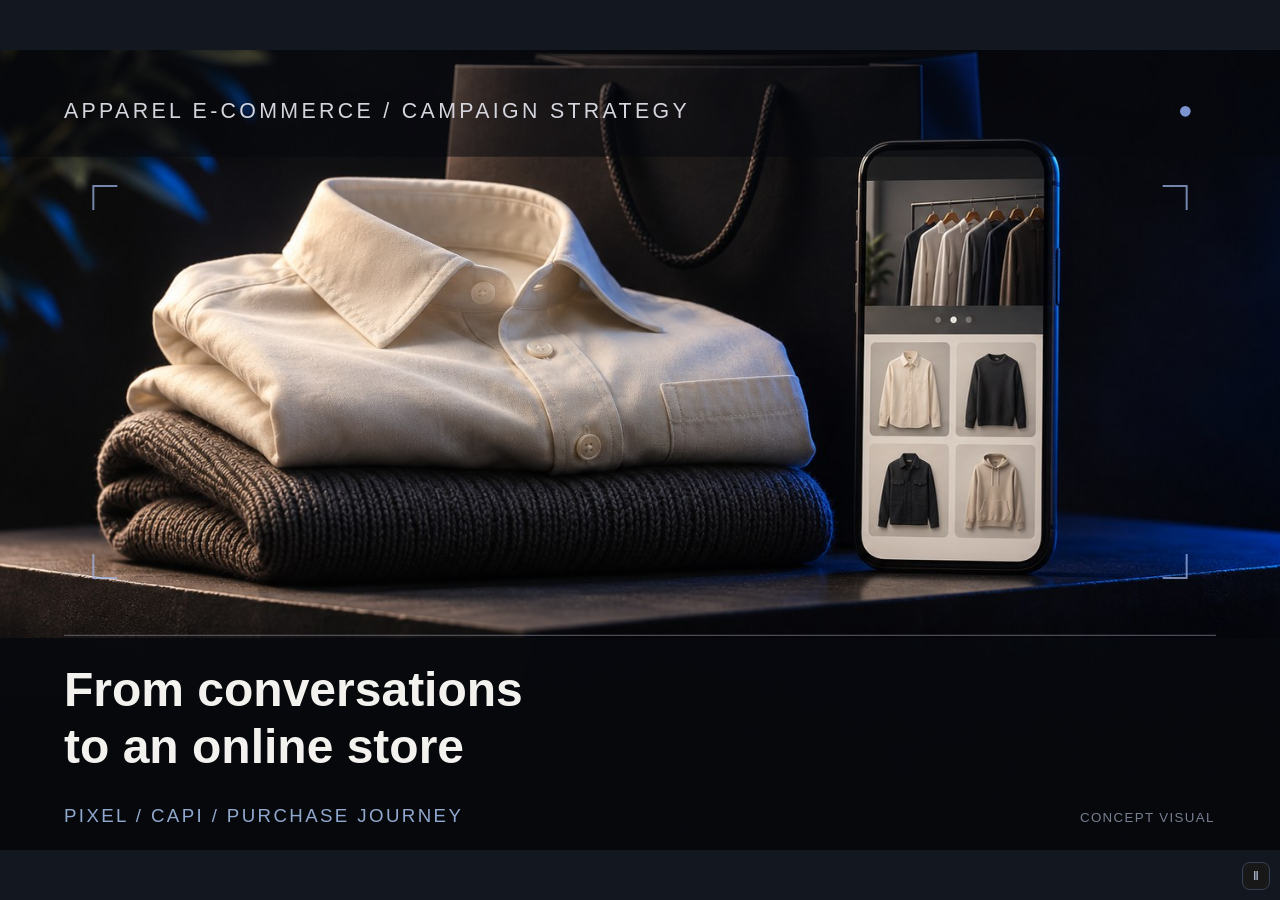
<file: commerce-player.html>
<!doctype html><html><head><meta charset="utf-8"><meta name="viewport" content="width=device-width,initial-scale=1"><style>html,body,#motion-root{margin:0;width:100%;height:100%;overflow:hidden;background:#131820}svg{display:block;width:100%;height:100%}button:focus-visible{outline:2px solid white}</style></head><body><div id="motion-root"></div><script src="commerce-player.js"></script></body></html>
</file>
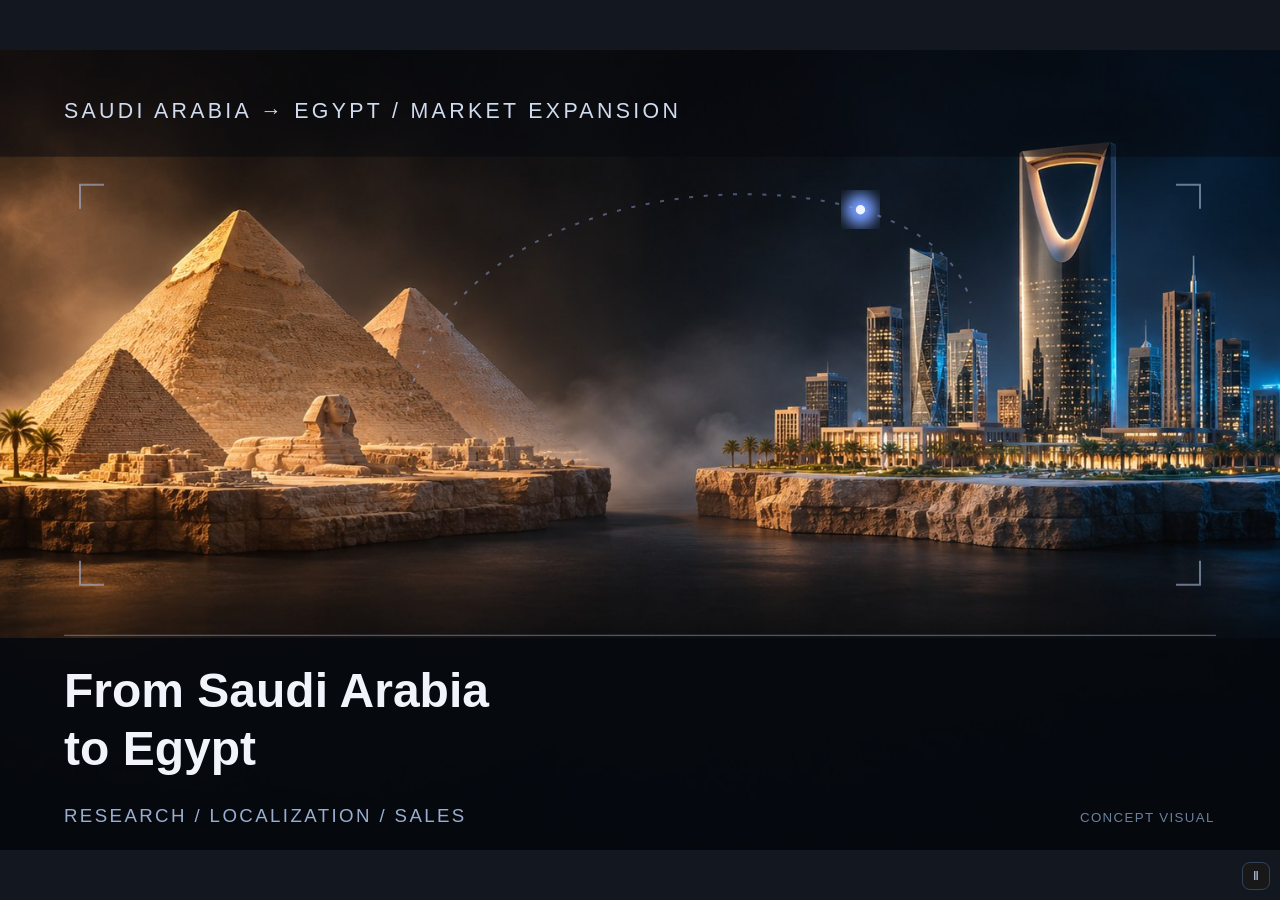
<file: cover-player.html>
<!doctype html><html><head><meta charset="utf-8"><meta name="viewport" content="width=device-width,initial-scale=1"><style>html,body,#motion-root{margin:0;width:100%;height:100%;overflow:hidden;background:#131820}svg{display:block;width:100%;height:100%}button:focus-visible{outline:2px solid white}</style></head><body><div id="motion-root"></div><script src="cover-player.js"></script></body></html>
</file>
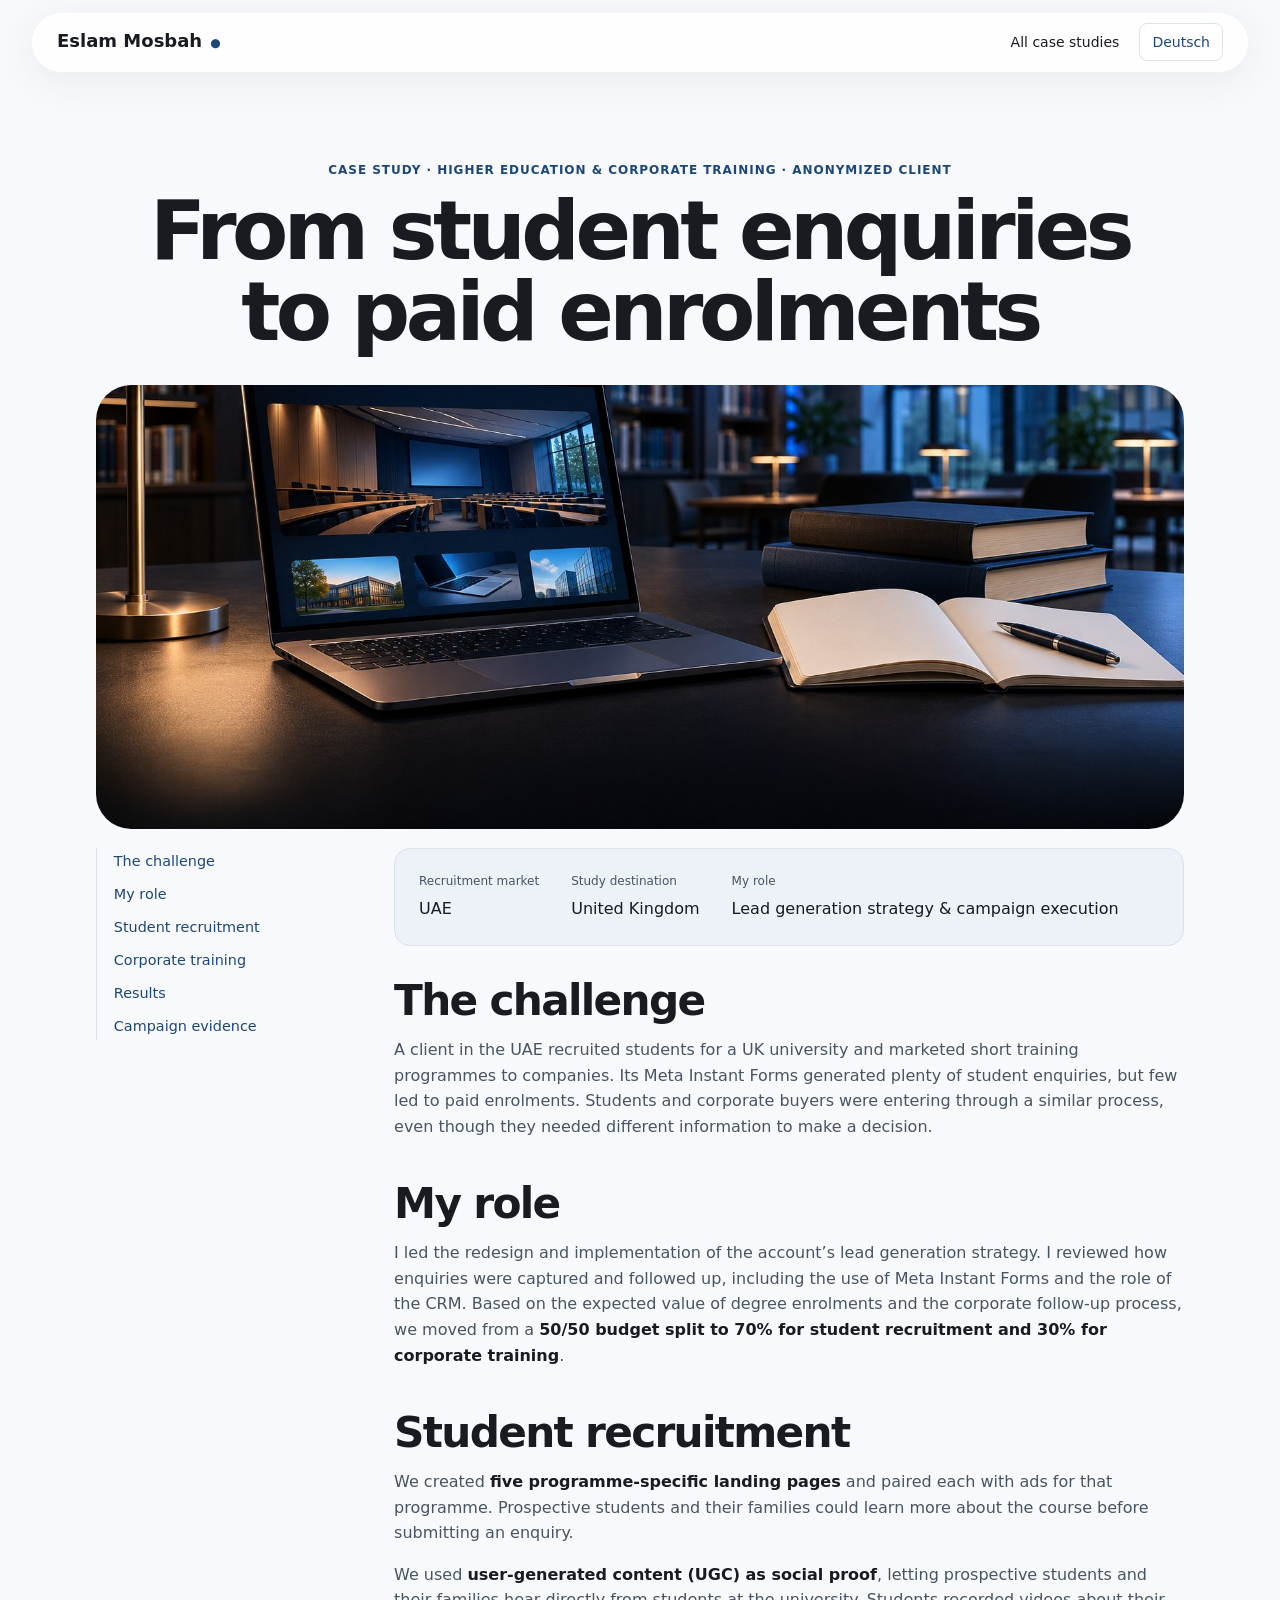
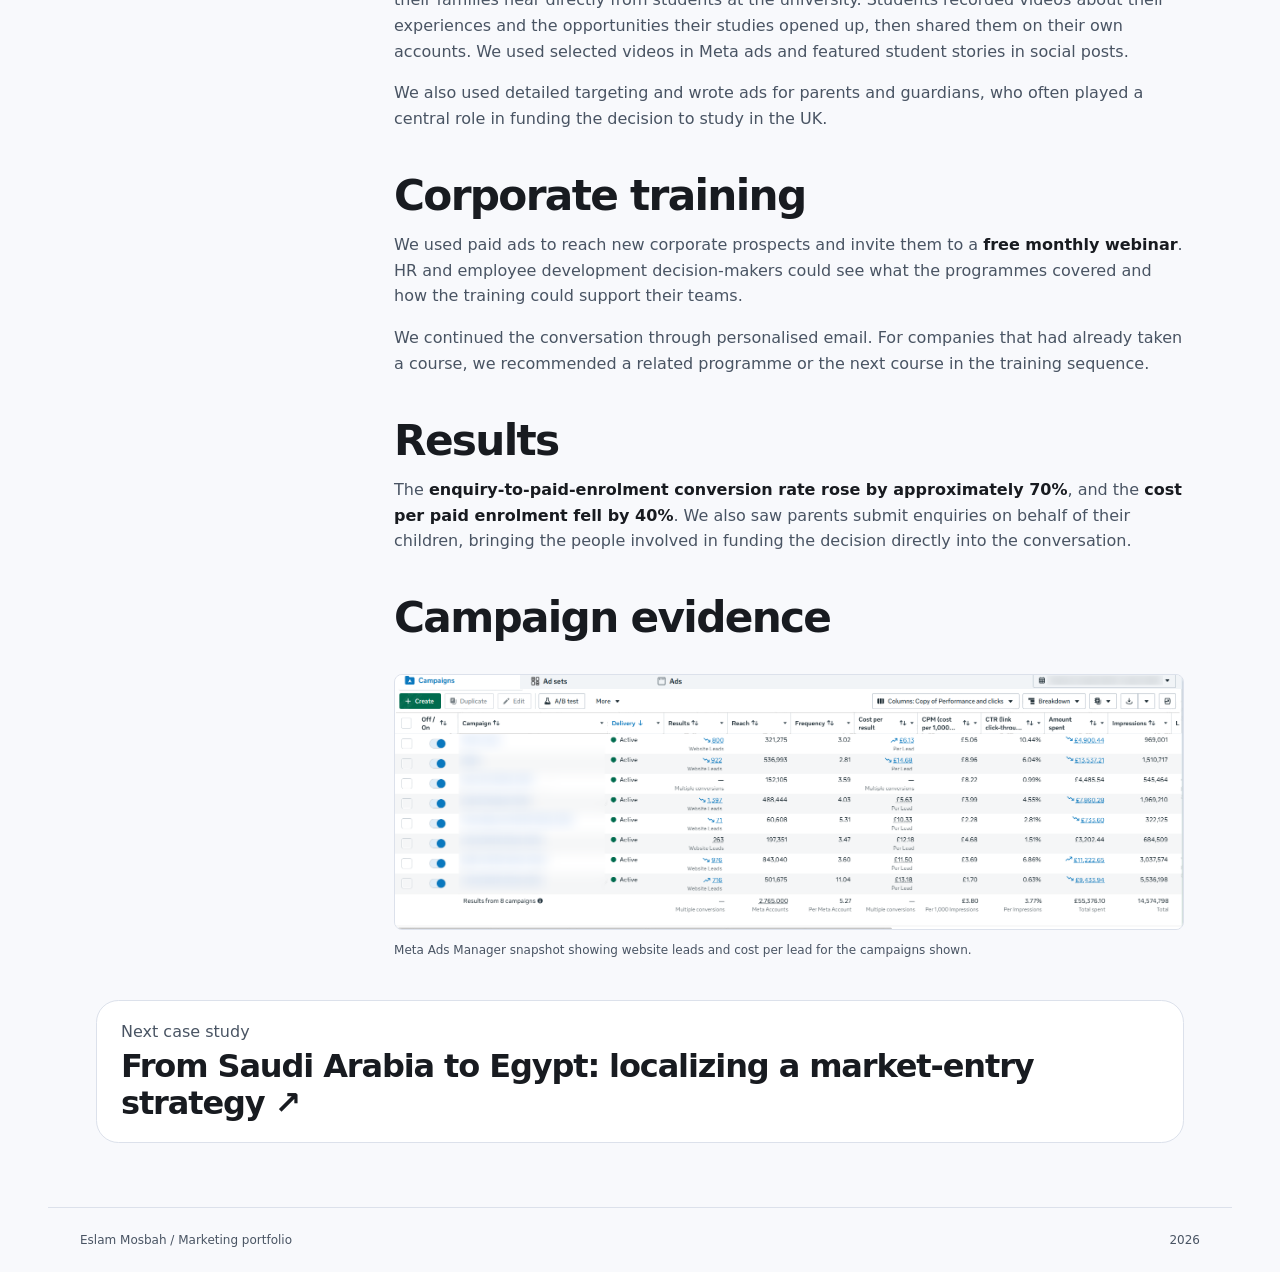
<file: education-case.html>
<!doctype html>
<html lang="en" dir="ltr">
<head><!-- Google Tag Manager -->
<script async src="https://www.googletagmanager.com/gtm.js?id=GTM-W97NF8SJ"></script>
<script>
  window.dataLayer = window.dataLayer || [];
  function gtag(){dataLayer.push(arguments);}
  gtag('js', new Date());
</script>
<!-- End Google Tag Manager -->

<meta charset="utf-8">
<meta name="viewport" content="width=device-width,initial-scale=1">
<title>Student recruitment case study | Eslam Mosbah</title>
<meta name="description" content="A UK university recruitment case study with approximately 70% higher enquiry-to-paid-enrolment conversion and 40% lower cost per paid enrolment.">
<link rel="stylesheet" href="theme.css?v=review-github">
<link rel="icon" href="favicon.svg" type="image/svg+xml"><link rel="stylesheet" href="case-preview.css"></head>
<body class="case-preview" data-title-en="Student recruitment case study | Eslam Mosbah" data-title-de="Von Studienanfragen zu gebuchten Studienplätzen | Eslam Mosbah">
<a class="case-skip" href="#main-content">Skip to content</a><header>
<a class="brand" href="index.html">Eslam Mosbah<span>●</span></a>
<nav>
<a class="back-link" href="index.html#work">← All case studies</a>
<button class="filter" id="caseLang" type="button" aria-label="التبديل إلى العربية" lang="de" aria-label="Switch to German">Deutsch</button>
</nav>
</header>
<main id="main-content">
<article class="case-content" id="en"><div class="case-intro">
<div class="eyebrow">CASE STUDY · HIGHER EDUCATION &amp; CORPORATE TRAINING · ANONYMIZED CLIENT</div>
<h1>From student enquiries to paid enrolments</h1></div>
<figure class="case-cover"><img src="education-cinematic.jpg" alt="" fetchpriority="high"></figure>
<div class="case-reading"><div class="case-layout">
<nav class="case-chapters" aria-label="In this case study"><a href="#en-chapter-1">The challenge</a><a href="#en-chapter-2">My role</a><a href="#en-chapter-3">Student recruitment</a><a href="#en-chapter-4">Corporate training</a><a href="#en-chapter-5">Results</a><a href="#en-chapter-6">Campaign evidence</a></nav>
<div class="case-story">
<div class="facts">
<span>Recruitment market <b>UAE</b></span>
<span>Study destination <b>United Kingdom</b></span>
<span>My role <b>Lead generation strategy &amp; campaign execution</b></span>
</div>
<section id="en-chapter-1"><h2>The challenge</h2>
<p>A client in the UAE recruited students for a UK university and marketed short training programmes to companies. Its Meta Instant Forms generated plenty of student enquiries, but few led to paid enrolments. Students and corporate buyers were entering through a similar process, even though they needed different information to make a decision.</p>
</section>
<section id="en-chapter-2"><h2>My role</h2>
<p>I led the redesign and implementation of the account’s lead generation strategy. I reviewed how enquiries were captured and followed up, including the use of Meta Instant Forms and the role of the CRM. Based on the expected value of degree enrolments and the corporate follow-up process, we moved from a <b>50/50 budget split to 70% for student recruitment and 30% for corporate training</b>.</p>
</section>
<section id="en-chapter-3"><h2>Student recruitment</h2>
<p>We created <b>five programme-specific landing pages</b> and paired each with ads for that programme. Prospective students and their families could learn more about the course before submitting an enquiry.</p>
<p>We used <b>user-generated content (UGC) as social proof</b>, letting prospective students and their families hear directly from students at the university. Students recorded videos about their experiences and the opportunities their studies opened up, then shared them on their own accounts. We used selected videos in Meta ads and featured student stories in social posts.</p>
<p>We also used detailed targeting and wrote ads for parents and guardians, who often played a central role in funding the decision to study in the UK.</p>
</section>
<section id="en-chapter-4"><h2>Corporate training</h2>
<p>We used paid ads to reach new corporate prospects and invite them to a <b>free monthly webinar</b>. HR and employee development decision-makers could see what the programmes covered and how the training could support their teams.</p>
<p>We continued the conversation through personalised email. For companies that had already taken a course, we recommended a related programme or the next course in the training sequence.</p>
</section>
<section id="en-chapter-5"><h2>Results</h2>
<p>The <b>enquiry-to-paid-enrolment conversion rate rose by approximately 70%</b>, and the <b>cost per paid enrolment fell by 40%</b>. We also saw parents submit enquiries on behalf of their children, bringing the people involved in funding the decision directly into the conversation.</p>
</section>
<section id="en-chapter-6"><h2>Campaign evidence</h2>
<figure>
<a href="assets/education-campaign-results-redacted.png" target="_blank" rel="noopener">
<img src="assets/education-campaign-results-redacted.png" alt="Meta Ads Manager table showing website leads and cost per lead by campaign, with campaign names and dates blurred" loading="lazy">
</a>
<figcaption>Meta Ads Manager snapshot showing website leads and cost per lead for the campaigns shown.</figcaption>
</figure>
</section>
</div></div>
<a class="case-next" href="market-expansion-case.html"><span>Next case study</span><strong>From Saudi Arabia to Egypt: localizing a market-entry strategy ↗</strong></a>
</div></article><article class="case-content" id="de" lang="de" hidden="hidden"><div class="case-intro">
<div class="eyebrow">FALLSTUDIE · HOCHSCHULBILDUNG UND FIRMENWEITERBILDUNG · ANONYMISIERTER KUNDE</div>
<h1>Von Studienanfragen zu gebuchten Studienplätzen</h1></div>
<figure class="case-cover"><img src="education-cinematic.jpg" alt="" fetchpriority="high"></figure>
<div class="case-reading"><div class="case-layout">
<nav class="case-chapters" aria-label="In dieser Fallstudie"><a href="#de-chapter-1">Die Herausforderung</a><a href="#de-chapter-2">Meine Rolle</a><a href="#de-chapter-3">Studierendengewinnung</a><a href="#de-chapter-4">Firmenweiterbildung</a><a href="#de-chapter-5">Ergebnisse</a><a href="#de-chapter-6">Kampagnennachweis</a></nav>
<div class="case-story">
<div class="facts">
<span>Rekrutierungsmarkt <b>Vereinigte Arabische Emirate</b></span>
<span>Studienziel <b>Vereinigtes Königreich</b></span>
<span>Meine Rolle <b>Leadgenerierungsstrategie und Kampagnenumsetzung</b></span>
</div>
<section id="de-chapter-1"><h2>Die Herausforderung</h2>
<p>Ein Kunde in den Vereinigten Arabischen Emiraten gewann Studierende für eine britische Universität und vermarktete kurze Weiterbildungsprogramme an Unternehmen. Seine Meta Instant Forms erzeugten viele Studienanfragen, doch nur wenige führten zu kostenpflichtigen Einschreibungen. Studierende und Firmenkunden durchliefen einen ähnlichen Prozess, obwohl sie unterschiedliche Informationen für ihre Entscheidung benötigten.</p>
</section>
<section id="de-chapter-2"><h2>Meine Rolle</h2>
<p>Ich leitete die Neugestaltung und Umsetzung der Leadgenerierungsstrategie des Kontos. Ich prüfte die Erfassung und Nachverfolgung der Anfragen, einschließlich des Einsatzes von Meta Instant Forms und der Rolle des CRM. Auf Basis des erwarteten Werts der Studienabschlüsse und des Follow-up-Prozesses für Firmenkunden änderten wir die <b>Budgetverteilung von 50/50 auf 70 % für die Studierendengewinnung und 30 % für Firmenweiterbildung</b>.</p>
</section>
<section id="de-chapter-3"><h2>Studierendengewinnung</h2>
<p>Wir erstellten <b>fünf studiengangspezifische Landingpages</b> und kombinierten jede mit passenden Anzeigen. Studieninteressierte und ihre Familien konnten sich vor der Anfrage gezielter über den Studiengang informieren.</p>
<p>Wir nutzten <b>User-generated Content (UGC) als Social Proof</b>, damit Studieninteressierte und ihre Familien Erfahrungen direkt von Studierenden der Universität hörten. Diese nahmen Videos über ihre Erlebnisse und die durch das Studium eröffneten Möglichkeiten auf und teilten sie auf ihren eigenen Accounts. Ausgewählte Videos setzten wir in Meta-Anzeigen ein und griffen die Geschichten in Social-Media-Beiträgen auf.</p>
<p>Zusätzlich nutzten wir detailliertes Targeting und verfassten Anzeigen für Eltern und Erziehungsberechtigte, die häufig eine zentrale Rolle bei der Finanzierung des Studiums in Großbritannien spielten.</p>
</section>
<section id="de-chapter-4"><h2>Firmenweiterbildung</h2>
<p>Mit bezahlten Anzeigen erreichten wir neue Firmenkontakte und luden sie zu einem <b>kostenlosen monatlichen Webinar</b> ein. Verantwortliche für Personal und Personalentwicklung konnten erfahren, was die Programme vermittelten und wie die Weiterbildung ihre Teams unterstützen konnte.</p>
<p>Wir führten die Gespräche mit personalisierten E-Mails fort. Unternehmen, die bereits einen Kurs besucht hatten, empfahlen wir ein verwandtes Programm oder den nächsten Kurs im Lernpfad.</p>
</section>
<section id="de-chapter-5"><h2>Ergebnisse</h2>
<p>Die <b>Conversion-Rate von Anfragen zu kostenpflichtigen Einschreibungen stieg um etwa 70 %</b>, und die <b>Kosten pro kostenpflichtiger Einschreibung sanken um 40 %</b>. Zudem gingen Anfragen von Eltern für ihre Kinder ein. So erreichten wir die an der Finanzierungsentscheidung beteiligten Personen direkt.</p>
</section>
<section id="de-chapter-6"><h2>Kampagnennachweis</h2>
<figure>
<a href="assets/education-campaign-results-redacted.png" target="_blank" rel="noopener">
<img src="assets/education-campaign-results-redacted.png" alt="Kampagnennachweis mit unkenntlich gemachten Kundendaten" loading="lazy">
</a>
<figcaption>Aufnahme aus dem Meta Ads Manager mit Website-Leads und Kosten pro Lead der dargestellten Kampagnen.</figcaption>
</figure>
</section>
</div></div>
<a class="case-next" href="market-expansion-case.html?lang=de"><span>Nächste Fallstudie</span><strong>Von Saudi-Arabien nach Ägypten: eine lokalisierte Markteintrittsstrategie ↗</strong></a>
</div></article>
<article class="case-content" id="ar" hidden>
<div class="eyebrow">دراسة حالة · التعليم العالي وتدريب الشركات · عميل مجهّل الهوية</div>
<h1>من استفسارات الطلاب إلى التسجيلات المدفوعة</h1>
<div class="facts">
<span>سوق الاستقطاب <b>الإمارات</b></span>
<span>وجهة الدراسة <b>المملكة المتحدة</b></span>
<span>دوري <b>استراتيجية توليد العملاء المحتملين وتنفيذ الحملات</b></span>
</div>
<section>
<h2>التحدي</h2>
<p>كان العميل في الإمارات يستقطب طلابًا للالتحاق بجامعة بريطانية، ويسوّق أيضًا برامج تدريبية قصيرة للشركات. حققت نماذج ميتا الفورية عددًا كبيرًا من استفسارات الطلاب، لكن نسبة تحوّلها إلى تسجيلات مدفوعة كانت منخفضة. وكان المساران يستخدمان أسلوبًا متشابهًا لجمع الاستفسارات، رغم اختلاف المعلومات التي يحتاجها كل جمهور لاتخاذ قراره.</p>
</section>
<section>
<h2>دوري</h2>
<p>تولّيتُ وضع استراتيجية جديدة للحساب وتنفيذها. بدأتُ بمراجعة طريقة جمع الاستفسارات ومتابعتها، بما في ذلك نماذج ميتا الفورية ودور نظام إدارة علاقات العملاء. وبناءً على القيمة المتوقعة من تسجيل الطلاب وطريقة متابعة الشركات، غيّرنا توزيع الميزانية من <b>50٪ لكل مسار إلى 70٪ لاستقطاب الطلاب و30٪ لتدريب الشركات</b>.</p>
</section>
<section>
<h2>استقطاب الطلاب</h2>
<p>أنشأنا <b>خمس صفحات هبوط</b>، لكل تخصص صفحته وإعلاناته. أتاح ذلك للطلاب وأسرهم معرفة تفاصيل البرنامج قبل إرسال الاستفسار.</p>
<p>استخدمنا <b>المحتوى الذي ينتجه المستخدمون (UGC) كدليل اجتماعي (Social Proof)</b>، حتى يتعرّف الطلاب المحتملون وأسرهم على تجربة الدراسة من الطلاب أنفسهم. صوّر الطلاب فيديوهات رووا فيها تجربتهم والفرص التي أتاحتها لهم الدراسة، ونشروها على حساباتهم. واستخدمنا فيديوهات مختارة في إعلانات ميتا، وعرضنا قصص الطلاب في منشوراتنا.</p>
<p>استخدمنا أيضًا الاستهداف التفصيلي، وكتبنا رسائل إعلانية تخاطب الآباء وأولياء الأمور مباشرةً، لدورهم في قرار تمويل الدراسة في بريطانيا.</p>
</section>
<section>
<h2>تدريب الشركات</h2>
<p>استخدمنا الإعلانات للوصول إلى شركات جديدة ودعوة مسؤولي الموارد البشرية وتطوير الموظفين إلى <b>ندوة مجانية شهرية عبر الإنترنت</b>. عرضنا فيها طبيعة البرامج وكيف يمكن أن تساعد فرقهم.</p>
<p>تابعنا المهتمين برسائل بريد إلكتروني مخصّصة. وإذا كانت الشركة قد شاركت في دورة سابقة، اقترحنا عليها برنامجًا ذا صلة أو الدورة التالية في المسار التدريبي.</p>
</section>
<section>
<h2>النتائج</h2>
<p>ارتفع <b>معدل تحوّل الاستفسارات إلى تسجيلات مدفوعة بنحو 70٪</b>، وانخفضت <b>تكلفة التسجيل المدفوع 40٪</b>. ولاحظنا أيضًا أن أولياء الأمور بدأوا بإرسال استفسارات نيابةً عن أبنائهم، فأصبحنا نتواصل مباشرةً مع أشخاص يشاركون في قرار تمويل الدراسة.</p>
</section>
<section>
<h2>دليل أداء الحملات</h2>
<figure>
<a href="assets/education-campaign-results-redacted.png" target="_blank" rel="noopener">
<img src="assets/education-campaign-results-redacted.png" alt="جدول من مدير إعلانات ميتا يعرض عدد العملاء المحتملين وتكلفتهم لكل حملة، مع تمويه أسماء الحملات والتواريخ" loading="lazy">
</a>
<figcaption>لقطة من مدير إعلانات ميتا تعرض عدد العملاء المحتملين المسجّلين عبر الموقع وتكلفة العميل المحتمل للحملات المعروضة.</figcaption>
</figure>
</section>
</article>
</main>
<footer><span id="foot">Eslam Mosbah / Marketing portfolio</span><span>2026</span></footer>
<script src="case-languages.js?v=317f58d99b"></script>
<script src="design.js"></script></body>
</html>
</file>
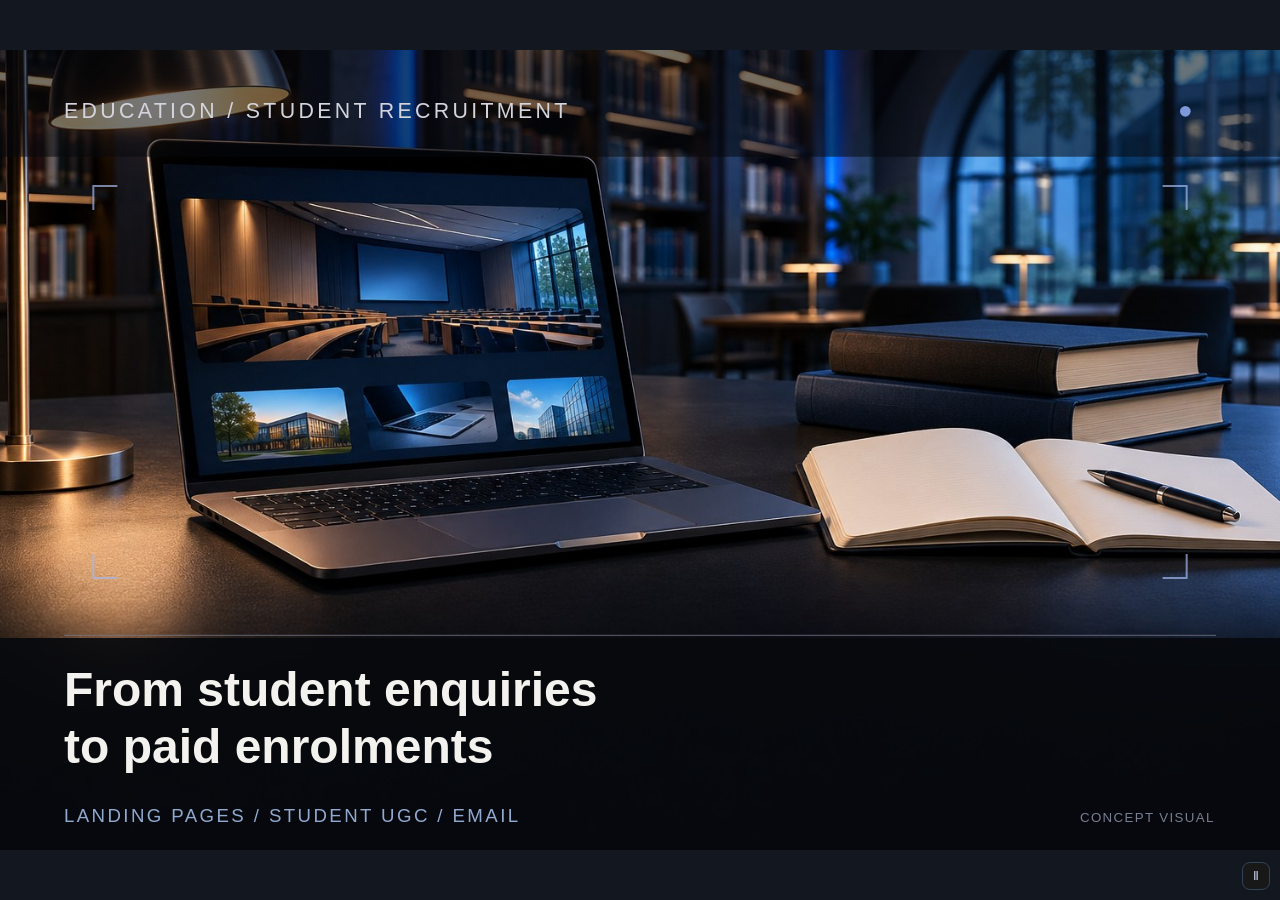
<file: education-player.html>
<!doctype html><html><head><meta charset="utf-8"><meta name="viewport" content="width=device-width,initial-scale=1"><style>html,body,#motion-root{margin:0;width:100%;height:100%;overflow:hidden;background:#131820}svg{display:block;width:100%;height:100%}button:focus-visible{outline:2px solid white}</style></head><body><div id="motion-root"></div><script src="education-player.js"></script></body></html>
</file>
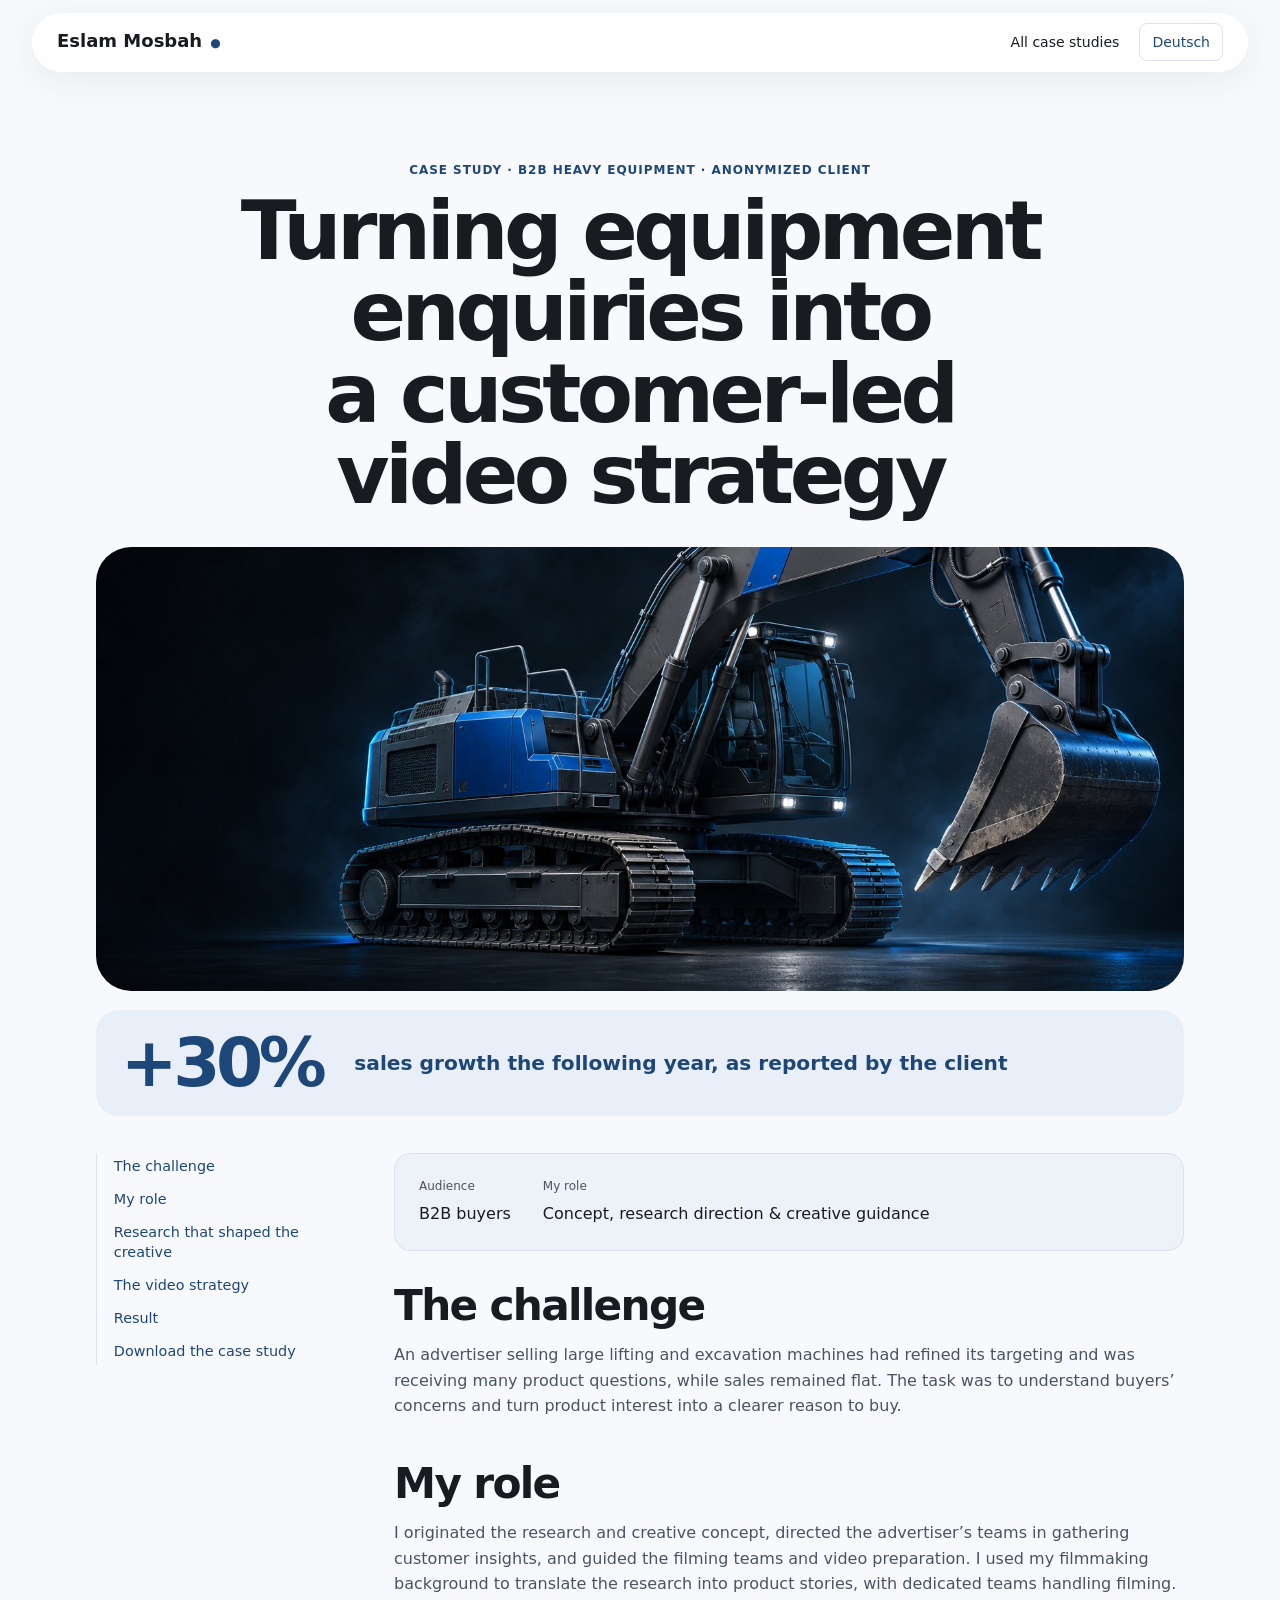
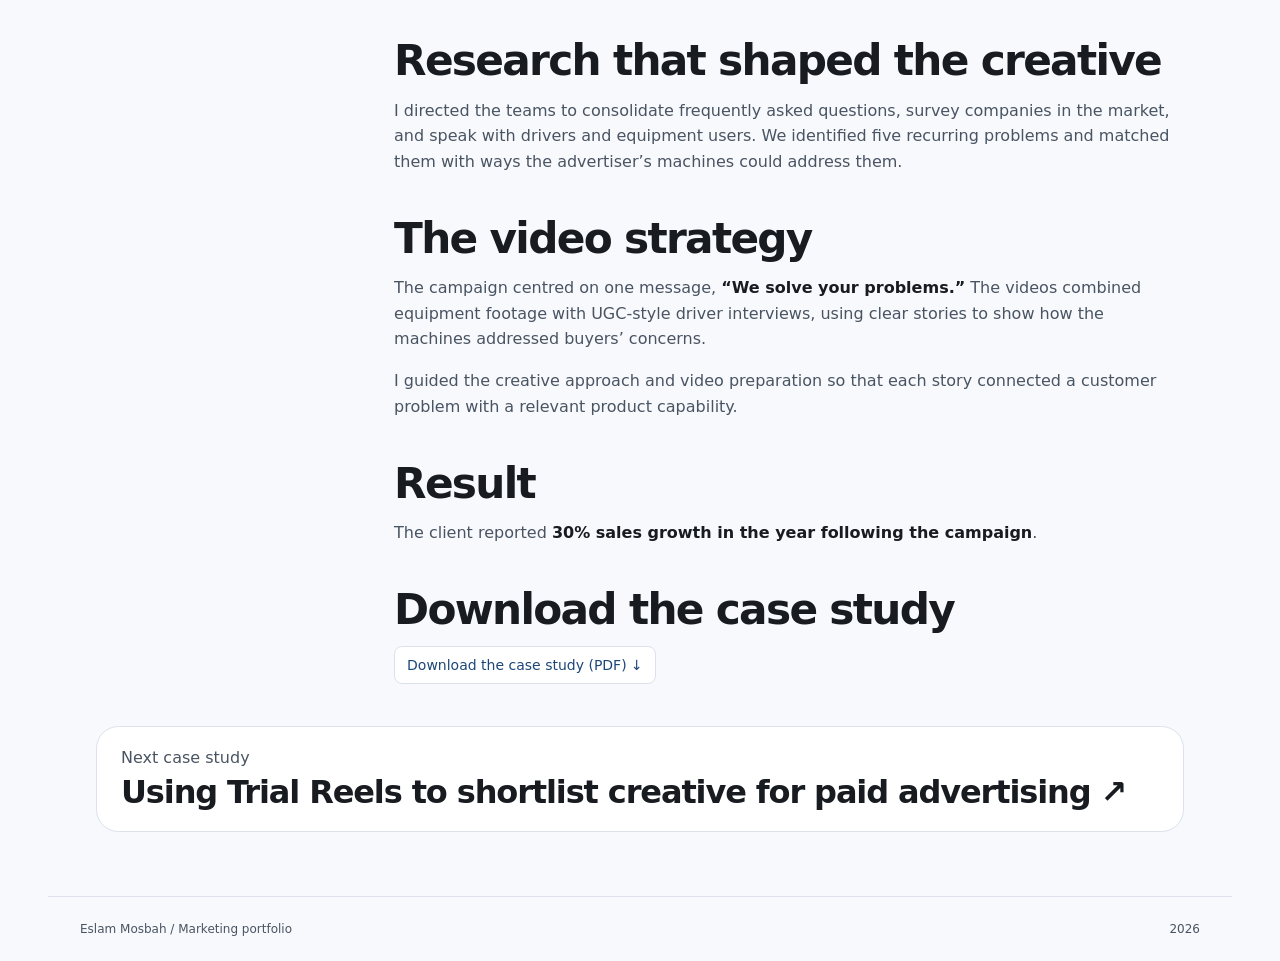
<file: equipment-case.html>
<!doctype html><html lang="en" dir="ltr"><head><!-- Google Tag Manager -->
<script async src="https://www.googletagmanager.com/gtm.js?id=GTM-W97NF8SJ"></script>
<script>
  window.dataLayer = window.dataLayer || [];
  function gtag(){dataLayer.push(arguments);}
  gtag('js', new Date());
</script>
<!-- End Google Tag Manager -->
<meta charset="utf-8"><meta name="viewport" content="width=device-width,initial-scale=1"><title>B2B equipment video case study | Eslam Mosbah</title><meta name="description" content="Customer research and creative direction for a B2B heavy equipment video campaign, with reported sales growth of 30% in the following year."><link rel="stylesheet" href="theme.css?v=review-github"><link rel="icon" href="favicon.svg" type="image/svg+xml"><link rel="stylesheet" href="case-preview.css"></head><body class="case-preview" data-title-en="B2B equipment video case study | Eslam Mosbah" data-title-de="Von Produktanfragen zu einer Videostrategie aus Kundensicht | Eslam Mosbah"><a class="case-skip" href="#main-content">Skip to content</a><header><a class="brand" href="index.html">Eslam Mosbah<span>●</span></a><nav><a class="back-link" href="index.html#work">← All case studies</a><button class="filter" id="caseLang" lang="de" aria-label="Switch to German">Deutsch</button></nav></header><main id="main-content"><article class="case-content" id="en"><div class="case-intro"><div class="eyebrow">CASE STUDY · B2B HEAVY EQUIPMENT · ANONYMIZED CLIENT</div><h1>Turning equipment enquiries into a customer-led video strategy</h1></div>
<figure class="case-cover"><img src="equipment-cinematic-v2.jpg" alt="" fetchpriority="high"></figure>
<div class="case-reading"><div class="case-metric"><strong>+30%</strong><span>sales growth the following year, as reported by the client</span></div><div class="case-layout">
<nav class="case-chapters" aria-label="In this case study"><a href="#en-chapter-1">The challenge</a><a href="#en-chapter-2">My role</a><a href="#en-chapter-3">Research that shaped the creative</a><a href="#en-chapter-4">The video strategy</a><a href="#en-chapter-5">Result</a><a href="#en-chapter-6">Download the case study</a></nav>
<div class="case-story"><div class="facts"><span>Audience <b>B2B buyers</b></span><span>My role <b>Concept, research direction &amp; creative guidance</b></span></div><section id="en-chapter-1"><h2>The challenge</h2><p>An advertiser selling large lifting and excavation machines had refined its targeting and was receiving many product questions, while sales remained flat. The task was to understand buyers’ concerns and turn product interest into a clearer reason to buy.</p></section><section id="en-chapter-2"><h2>My role</h2><p>I originated the research and creative concept, directed the advertiser’s teams in gathering customer insights, and guided the filming teams and video preparation. I used my filmmaking background to translate the research into product stories, with dedicated teams handling filming.</p></section><section id="en-chapter-3"><h2>Research that shaped the creative</h2><p>I directed the teams to consolidate frequently asked questions, survey companies in the market, and speak with drivers and equipment users. We identified five recurring problems and matched them with ways the advertiser’s machines could address them.</p></section><section id="en-chapter-4"><h2>The video strategy</h2><p>The campaign centred on one message, <b>“We solve your problems.”</b> The videos combined equipment footage with UGC-style driver interviews, using clear stories to show how the machines addressed buyers’ concerns.</p><p>I guided the creative approach and video preparation so that each story connected a customer problem with a relevant product capability.</p></section><section id="en-chapter-5"><h2>Result</h2><p>The client reported <b>30% sales growth in the year following the campaign</b>.</p></section><section id="en-chapter-6"><h2>Download the case study</h2><p><a class="filter" href="assets/Eslam_Mosbah_Case_Study_EP_Equipment.pdf" download>Download the case study (PDF) ↓</a></p></section></div></div>
<a class="case-next" href="jewelry-case.html"><span>Next case study</span><strong>Using Trial Reels to shortlist creative for paid advertising ↗</strong></a>
</div></article><article class="case-content" id="de" lang="de" hidden="hidden"><div class="case-intro"><div class="eyebrow">FALLSTUDIE · B2B-SCHWERMASCHINEN · ANONYMISIERTER KUNDE</div><h1>Von Produktanfragen zu einer Videostrategie aus Kundensicht</h1></div>
<figure class="case-cover"><img src="equipment-cinematic-v2.jpg" alt="" fetchpriority="high"></figure>
<div class="case-reading"><div class="case-metric"><strong>+30 %</strong><span>Umsatzwachstum im Folgejahr laut Kunde</span></div><div class="case-layout">
<nav class="case-chapters" aria-label="In dieser Fallstudie"><a href="#de-chapter-1">Die Herausforderung</a><a href="#de-chapter-2">Meine Rolle</a><a href="#de-chapter-3">Kundenrecherche als Grundlage der Kreation</a><a href="#de-chapter-4">Die Videostrategie</a><a href="#de-chapter-5">Ergebnis</a><a href="#de-chapter-6">Fallstudie herunterladen</a></nav>
<div class="case-story"><div class="facts"><span>Zielgruppe <b>B2B-Einkäufer</b></span><span>Meine Rolle <b>Konzept, Steuerung der Recherche und kreative Beratung</b></span></div><section id="de-chapter-1"><h2>Die Herausforderung</h2><p>Ein Anbieter großer Hebe- und Baggermaschinen hatte sein Targeting verfeinert und erhielt viele Produktanfragen, während die Umsätze stagnierten. Es galt, die Bedenken der Käufer zu verstehen und aus dem Produktinteresse überzeugende Kaufargumente zu entwickeln.</p></section><section id="de-chapter-2"><h2>Meine Rolle</h2><p>Ich entwickelte das Recherche- und Kreativkonzept, leitete die Teams des Werbekunden bei der Erhebung von Kundeninformationen an und begleitete die Drehteams sowie die Vorbereitung der Videos. Meine Erfahrung als Filmemacher half mir, aus den Erkenntnissen Produktgeschichten zu entwickeln. Die Dreharbeiten übernahmen spezialisierte Teams.</p></section><section id="de-chapter-3"><h2>Kundenrecherche als Grundlage der Kreation</h2><p>Ich beauftragte die Teams, häufige Fragen zusammenzutragen, Unternehmen im Markt zu befragen und mit Fahrern und Maschinenanwendern zu sprechen. Wir identifizierten fünf wiederkehrende Probleme und verknüpften sie mit den passenden Lösungen des Maschinenanbieters.</p></section><section id="de-chapter-4"><h2>Die Videostrategie</h2><p>Die Kampagne konzentrierte sich auf eine Botschaft: <b>„Wir lösen Ihre Probleme.“</b> Die Videos kombinierten Maschinenaufnahmen mit Fahrerinterviews im UGC-Stil. Verständliche Geschichten zeigten, wie die Maschinen auf die Bedenken der Käufer eingingen.</p><p>Ich steuerte den kreativen Ansatz und die Vorbereitung der Videos, damit jede Geschichte ein Kundenproblem mit einer passenden Produkteigenschaft verband.</p></section><section id="de-chapter-5"><h2>Ergebnis</h2><p>Der Kunde berichtete von <b>30 % Umsatzwachstum im Jahr nach der Kampagne</b>.</p></section><section id="de-chapter-6"><h2>Fallstudie herunterladen</h2><p><a class="filter" href="assets/Eslam_Mosbah_Case_Study_EP_Equipment.pdf" download>Fallstudie herunterladen (PDF, Englisch)</a></p></section></div></div>
<a class="case-next" href="jewelry-case.html?lang=de"><span>Nächste Fallstudie</span><strong>Mit Trial Reels Inhalte für bezahlte Werbung auswählen ↗</strong></a>
</div></article><article class="case-content" id="ar" hidden><div class="eyebrow">دراسة حالة · معدات ثقيلة · تسويق للشركات</div><h1>تحويل استفسارات المعدات إلى استراتيجية فيديو تنطلق من احتياجات العملاء</h1><div class="facts"><span>الجمهور <b>مشترو الشركات B2B</b></span><span>دوري <b>الفكرة وتوجيه البحث والتوجيه الإبداعي</b></span></div><section><h2>التحدي</h2><p>كان معلن يبيع آلات رفع وحفر كبيرة قد حسّن استهداف الحملات، وتلقى أسئلة كثيرة عن المنتجات، بينما ظلت المبيعات دون نمو. كان المطلوب فهم مخاوف المشترين وتحويل الاهتمام بالمنتج إلى أسباب واضحة للشراء.</p></section><section><h2>دوري</h2><p>وضعتُ فكرة البحث والتوجه الإبداعي، ووجّهتُ فرق المعلن لجمع رؤى العملاء، وقدّمتُ التوجيه لفرق التصوير وإعداد الفيديوهات. وظّفتُ خلفيتي السينمائية لتحويل البحث إلى قصص عن المنتج، وتولّت فرق متخصصة التصوير.</p></section><section><h2>بحث العملاء وتوجيه المحتوى</h2><p>وجّهتُ الفرق لجمع الأسئلة المتكررة، وإرسال استبيانات للشركات في السوق، والتواصل مع السائقين ومستخدمي المعدات. حدّدنا خمس مشكلات متكررة، وربطناها بالحلول التي تستطيع معدات المعلن تقديمها.</p></section><section><h2>استراتيجية الفيديو</h2><p>بنينا الحملة حول رسالة واحدة، <b>«نحلّ مشكلاتكم»</b>. جمعت الفيديوهات بين لقطات المعدات ومقابلات مع السائقين بأسلوب UGC، ضمن قصص واضحة تشرح كيف تعالج الآلات مخاوف المشترين.</p><p>قدتُ التوجه الإبداعي وإعداد الفيديوهات ليربط كل محتوى مشكلة فعلية لدى العميل بقدرة مناسبة في المنتج.</p></section><section><h2>النتيجة</h2><p>أفاد العميل بنمو المبيعات <b>30٪ في العام التالي للحملة</b>.</p></section><section><h2>تحميل دراسة الحالة</h2><p><a class="filter" href="assets/Eslam_Mosbah_Case_Study_EP_Equipment.pdf" download>تحميل دراسة الحالة (PDF) ↓</a></p></section></article></main><footer><span id="foot">Eslam Mosbah / Marketing portfolio</span><span>2026</span></footer><script src="case-languages.js?v=317f58d99b"></script><script src="design.js"></script></body></html>
</file>
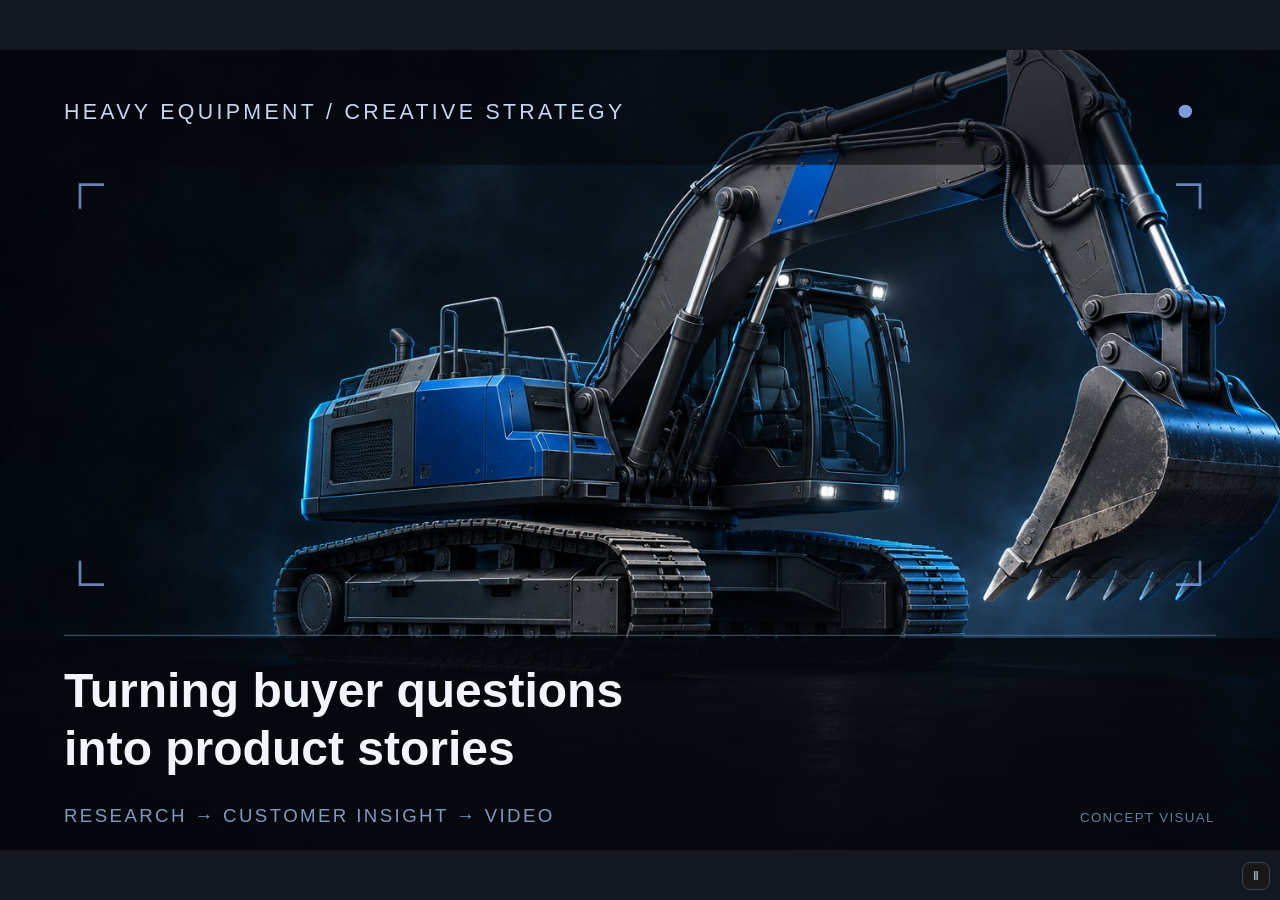
<file: equipment-player.html>
<!doctype html><html><head><meta charset="utf-8"><meta name="viewport" content="width=device-width,initial-scale=1"><style>html,body,#motion-root{margin:0;width:100%;height:100%;overflow:hidden;background:#131820}svg{display:block;width:100%;height:100%}button:focus-visible{outline:2px solid white}</style></head><body><div id="motion-root"></div><script src="equipment-player.js"></script></body></html>
</file>
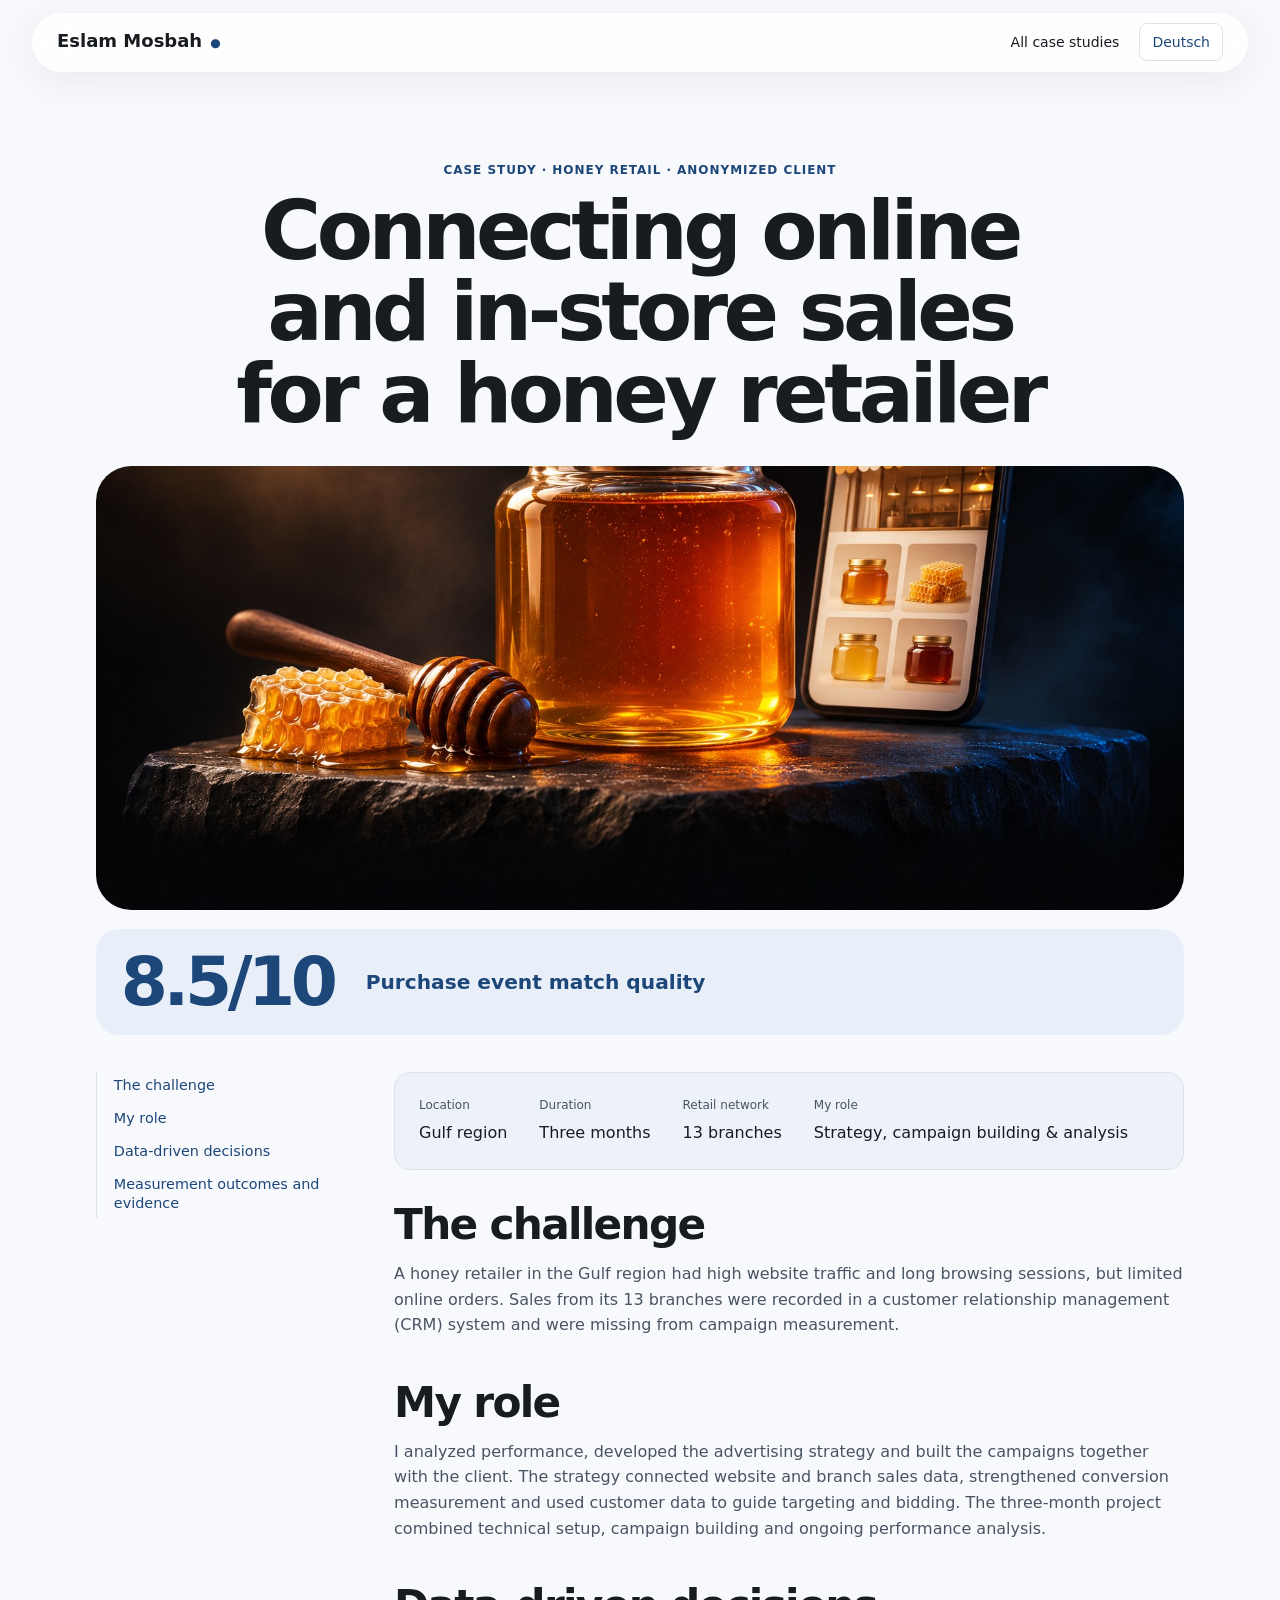
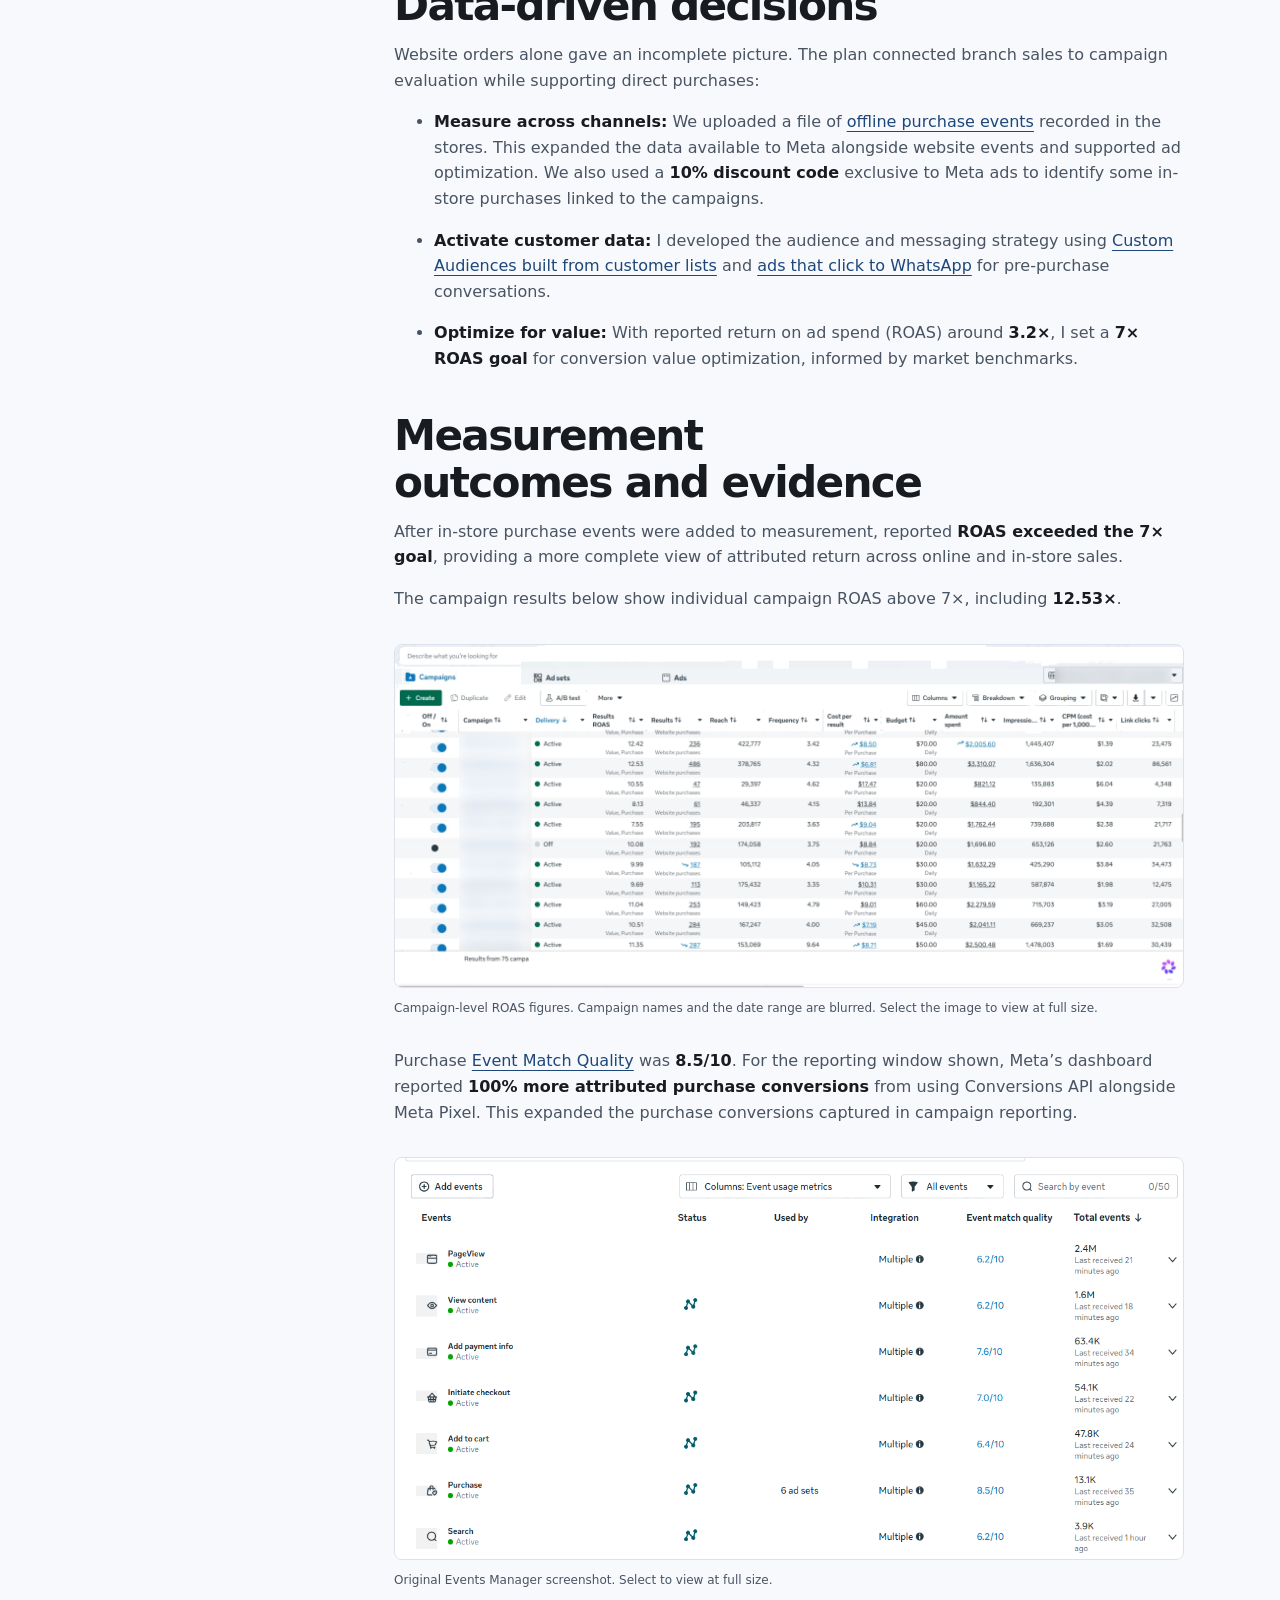
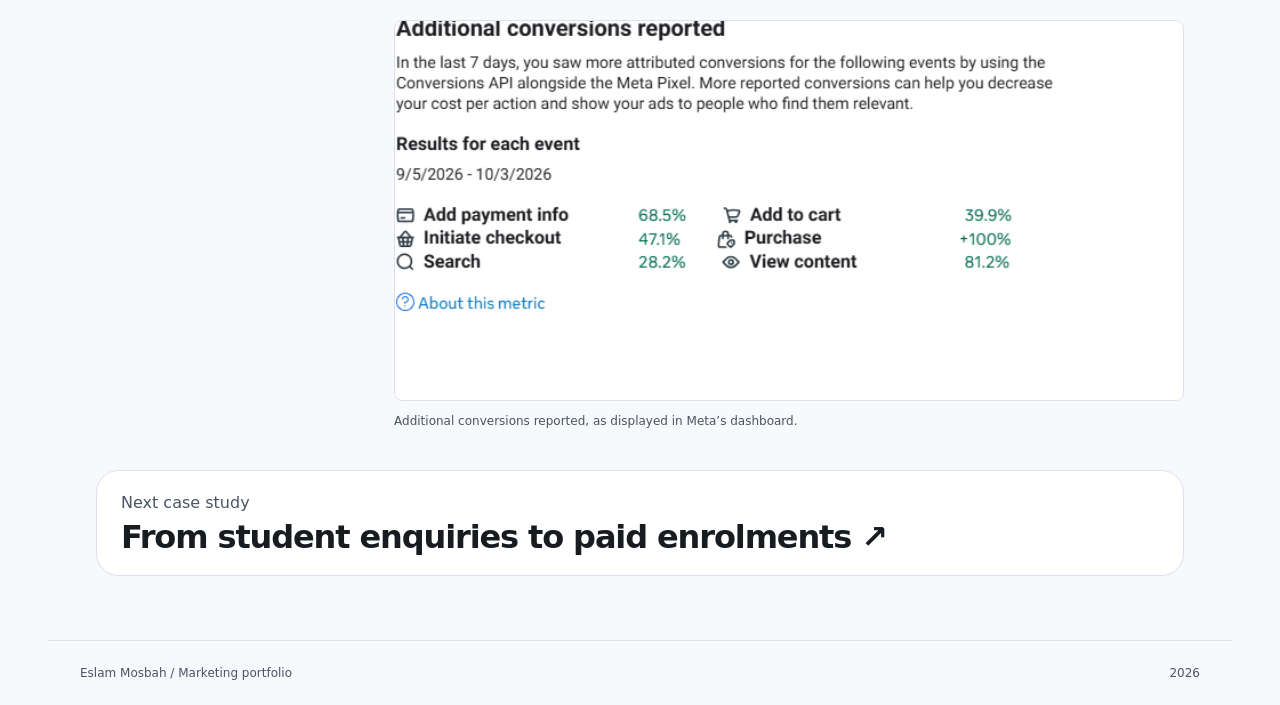
<file: honey-case.html>
<!doctype html><html lang="en" dir="ltr"><head><!-- Google Tag Manager -->
<script async src="https://www.googletagmanager.com/gtm.js?id=GTM-W97NF8SJ"></script>
<script>
  window.dataLayer = window.dataLayer || [];
  function gtag(){dataLayer.push(arguments);}
  gtag('js', new Date());
</script>
<!-- End Google Tag Manager -->
<meta charset="utf-8"><meta name="viewport" content="width=device-width,initial-scale=1"><title>Honey retail measurement case study | Eslam Mosbah</title><meta name="description" content="Connecting online and in-store honey sales across 13 branches in the Gulf region, with CRM data, Conversions API and value-based bidding."><link rel="stylesheet" href="theme.css?v=review-github"><link rel="icon" href="favicon.svg" type="image/svg+xml"><link rel="stylesheet" href="case-preview.css"></head><body class="case-preview" data-title-en="Honey retail measurement case study | Eslam Mosbah" data-title-de="Online- und Filialverkäufe für einen Honighändler zusammenführen | Eslam Mosbah"><a class="case-skip" href="#main-content">Skip to content</a><header><a class="brand" href="index.html">Eslam Mosbah<span>●</span></a><nav><a class="back-link" href="index.html#work">← All case studies</a><button class="filter" id="caseLang" lang="de" aria-label="Switch to German">Deutsch</button></nav></header><main id="main-content"><article class="case-content" id="en"><div class="case-intro"><div class="eyebrow">CASE STUDY · HONEY RETAIL · ANONYMIZED CLIENT</div><h1>Connecting online and in-store sales for a honey retailer</h1></div>
<figure class="case-cover"><img src="honey-cinematic.jpg" alt="" fetchpriority="high"></figure>
<div class="case-reading"><div class="case-metric"><strong>8.5/10</strong><span>Purchase event match quality</span></div><div class="case-layout">
<nav class="case-chapters" aria-label="In this case study"><a href="#en-chapter-1">The challenge</a><a href="#en-chapter-2">My role</a><a href="#en-chapter-3">Data-driven decisions</a><a href="#en-chapter-4">Measurement outcomes and evidence</a></nav>
<div class="case-story"><div class="facts"><span>Location <b>Gulf region</b></span><span>Duration <b>Three months</b></span><span>Retail network <b>13 branches</b></span><span>My role <b>Strategy, campaign building &amp; analysis</b></span></div>
<section id="en-chapter-1"><h2>The challenge</h2><p>A honey retailer in the Gulf region had high website traffic and long browsing sessions, but limited online orders. Sales from its 13 branches were recorded in a customer relationship management (CRM) system and were missing from campaign measurement.</p></section><section id="en-chapter-2"><h2>My role</h2><p>I analyzed performance, developed the advertising strategy and built the campaigns together with the client. The strategy connected website and branch sales data, strengthened conversion measurement and used customer data to guide targeting and bidding. The three-month project combined technical setup, campaign building and ongoing performance analysis.</p></section><section id="en-chapter-3"><h2>Data-driven decisions</h2><p>Website orders alone gave an incomplete picture. The plan connected branch sales to campaign evaluation while supporting direct purchases:</p><ul><li><b>Measure across channels:</b> We uploaded a file of <a class="term-link" href="https://about.fb.com/news/2026/02/ai-fuels-indias-omnichannel-shopping-surge-meta-retailers-association-of-india/" target="_blank" rel="noopener noreferrer">offline purchase events</a> recorded in the stores. This expanded the data available to Meta alongside website events and supported ad optimization. We also used a <b>10% discount code</b> exclusive to Meta ads to identify some in-store purchases linked to the campaigns.</li><li><b>Activate customer data:</b> I developed the audience and messaging strategy using <a class="term-link" href="https://www.facebookblueprint.com/student/path/219694-define-audiences" target="_blank" rel="noopener noreferrer">Custom Audiences built from customer lists</a> and <a class="term-link" href="https://whatsappbusiness.com/resources/resource-library/ads-that-click-to-whatsapp-smb-guide/" target="_blank" rel="noopener noreferrer">ads that click to WhatsApp</a> for pre-purchase conversations.</li><li><b>Optimize for value:</b> With reported return on ad spend (ROAS) around <b>3.2×</b>, I set a <b>7× ROAS goal</b> for conversion value optimization, informed by market benchmarks.</li></ul></section><section id="en-chapter-4"><h2>Measurement outcomes and evidence</h2><p>After in-store purchase events were added to measurement, reported <b>ROAS exceeded the 7× goal</b>, providing a more complete view of attributed return across online and in-store sales.</p><p>The campaign results below show individual campaign ROAS above 7×, including <b>12.53×</b>.</p><figure><a href="assets/honey-campaign-results-blurred.png" target="_blank" rel="noopener"><img src="assets/honey-campaign-results-blurred.png" alt="Meta Ads Manager campaign results showing individual campaign ROAS above 7, including 12.53; campaign names and date range blurred" loading="lazy"></a><figcaption>Campaign-level ROAS figures. Campaign names and the date range are blurred. Select the image to view at full size.</figcaption></figure><p>Purchase <a class="term-link" href="https://www.facebookblueprint.com/student/page/566594-optimize-meta-conversions-api" target="_blank" rel="noopener noreferrer">Event Match Quality</a> was <b>8.5/10</b>. For the reporting window shown, Meta’s dashboard reported <b>100% more attributed purchase conversions</b> from using Conversions API alongside Meta Pixel. This expanded the purchase conversions captured in campaign reporting.</p><figure><a href="assets/honey-event-quality.png" target="_blank" rel="noopener"><img src="assets/honey-event-quality.png" alt="Original Events Manager screenshot showing Purchase event match quality of 8.5 out of 10" loading="lazy"></a><figcaption>Original Events Manager screenshot. Select to view at full size.</figcaption></figure><figure><a href="assets/honey-additional-conversions.png" target="_blank" rel="noopener"><img src="assets/honey-additional-conversions.png" alt="Meta dashboard showing 100% more attributed Purchase conversions with Conversions API alongside Meta Pixel" loading="lazy"></a><figcaption>Additional conversions reported, as displayed in Meta’s dashboard.</figcaption></figure></section></div></div>
<a class="case-next" href="education-case.html"><span>Next case study</span><strong>From student enquiries to paid enrolments ↗</strong></a>
</div></article><article class="case-content" id="de" lang="de" hidden="hidden"><div class="case-intro"><div class="eyebrow">FALLSTUDIE · HONIGHANDEL · ANONYMISIERTER KUNDE</div><h1>Online- und Filialverkäufe für einen Honighändler zusammenführen</h1></div>
<figure class="case-cover"><img src="honey-cinematic.jpg" alt="" fetchpriority="high"></figure>
<div class="case-reading"><div class="case-metric"><strong>8,5/10</strong><span>Übereinstimmungsqualität des Purchase-Events</span></div><div class="case-layout">
<nav class="case-chapters" aria-label="In dieser Fallstudie"><a href="#de-chapter-1">Die Herausforderung</a><a href="#de-chapter-2">Meine Rolle</a><a href="#de-chapter-3">Datenbasierte Entscheidungen</a><a href="#de-chapter-4">Messergebnisse und Nachweise</a></nav>
<div class="case-story"><div class="facts"><span>Standort <b>Golfregion</b></span><span>Dauer <b>Drei Monate</b></span><span>Filialnetz <b>13 Filialen</b></span><span>Meine Rolle <b>Strategie, Kampagnenaufbau und Analyse</b></span></div>
<section id="de-chapter-1"><h2>Die Herausforderung</h2><p>Ein Honighändler in der Golfregion verzeichnete viel Website-Traffic und lange Besuchsdauern, aber wenige Onlinebestellungen. Verkäufe aus seinen 13 Filialen wurden in einem CRM-System erfasst und fehlten in der Kampagnenmessung.</p></section><section id="de-chapter-2"><h2>Meine Rolle</h2><p>Ich analysierte die Performance, entwickelte die Werbestrategie und baute die Kampagnen gemeinsam mit dem Kunden auf. Die Strategie verband Website- und Filialverkaufsdaten, verbesserte die Conversion-Messung und nutzte Kundendaten für Targeting und Gebotssteuerung. Das dreimonatige Projekt umfasste technische Einrichtung, Kampagnenaufbau und laufende Performance-Analyse.</p></section><section id="de-chapter-3"><h2>Datenbasierte Entscheidungen</h2><p>Website-Bestellungen allein lieferten ein unvollständiges Bild. Der Plan bezog Filialverkäufe in die Kampagnenbewertung ein und unterstützte zugleich direkte Käufe:</p><ul><li><b>Kanalübergreifend messen:</b> Wir luden eine Datei mit <a class="term-link" href="https://about.fb.com/news/2026/02/ai-fuels-indias-omnichannel-shopping-surge-meta-retailers-association-of-india/" target="_blank" rel="noopener noreferrer">Offline-Kaufereignissen</a> aus den Filialen hoch. Dies ergänzte die Website-Events um zusätzliche Daten für Meta und unterstützte die Anzeigenoptimierung. Außerdem nutzten wir einen <b>Rabattcode über 10 %</b> exklusiv in Meta-Anzeigen, um einen Teil der mit den Kampagnen verbundenen Filialkäufe zu erkennen.</li><li><b>Kundendaten aktivieren:</b> Ich entwickelte die Zielgruppen- und Messaging-Strategie mit <a class="term-link" href="https://www.facebookblueprint.com/student/path/219694-define-audiences" target="_blank" rel="noopener noreferrer">Custom Audiences aus Kundenlisten</a> und <a class="term-link" href="https://whatsappbusiness.com/resources/resource-library/ads-that-click-to-whatsapp-smb-guide/" target="_blank" rel="noopener noreferrer">Click-to-WhatsApp-Anzeigen</a> für Gespräche vor dem Kauf.</li><li><b>Auf Wert optimieren:</b> Bei einem ausgewiesenen ROAS von etwa <b>3,2×</b>legte ich ein <b>ROAS-Ziel von 7×</b> für die Conversion-Wertoptimierung fest, orientiert an Marktbenchmarks.</li></ul></section><section id="de-chapter-4"><h2>Messergebnisse und Nachweise</h2><p>Nach der Einbeziehung von Filialkäufen in die Messung <b>übertraf der ausgewiesene ROAS das Ziel von 7×</b>. Dadurch entstand ein vollständigeres Bild des zugeordneten Werbeertrags aus Online- und Filialverkäufen.</p><p>Die folgenden Kampagnenergebnisse zeigen ROAS-Werte einzelner Kampagnen über 7×, darunter <b>12,53×</b>.</p><figure><a href="assets/honey-campaign-results-blurred.png" target="_blank" rel="noopener"><img src="assets/honey-campaign-results-blurred.png" alt="Kampagnennachweis mit unkenntlich gemachten Kundendaten" loading="lazy"></a><figcaption>ROAS auf Kampagnenebene. Kampagnennamen und Zeitraum sind unkenntlich gemacht. Bild auswählen, um es in voller Größe anzusehen.</figcaption></figure><p>Die <a class="term-link" href="https://www.facebookblueprint.com/student/page/566594-optimize-meta-conversions-api" target="_blank" rel="noopener noreferrer">Event Match Quality</a> für Käufe betrug <b>8,5/10</b>. Im dargestellten Berichtszeitraum meldete das Meta-Dashboard <b>100 % mehr zugeordnete Kauf-Conversions</b> durch den Einsatz der Conversions API zusammen mit dem Meta Pixel. So wurden zusätzliche Kauf-Conversions in der Kampagnenberichterstattung erfasst.</p><figure><a href="assets/honey-event-quality.png" target="_blank" rel="noopener"><img src="assets/honey-event-quality.png" alt="Kampagnennachweis mit unkenntlich gemachten Kundendaten" loading="lazy"></a><figcaption>Originalaufnahme aus dem Events Manager. Für die Vollansicht das Bild auswählen.</figcaption></figure><figure><a href="assets/honey-additional-conversions.png" target="_blank" rel="noopener"><img src="assets/honey-additional-conversions.png" alt="Kampagnennachweis mit unkenntlich gemachten Kundendaten" loading="lazy"></a><figcaption>Zusätzlich erfasste Conversions gemäß Meta-Dashboard.</figcaption></figure></section></div></div>
<a class="case-next" href="education-case.html?lang=de"><span>Nächste Fallstudie</span><strong>Von Studienanfragen zu gebuchten Studienplätzen ↗</strong></a>
</div></article><article class="case-content" id="ar" hidden><div class="eyebrow">دراسة حالة · تجارة العسل · عميل مجهّل الهوية</div><h1>ربط مبيعات متجر العسل وفروعه لتحسين قياس الحملات</h1><div class="facts"><span>الموقع <b>الخليج</b></span><span>المدة <b>ثلاثة أشهر</b></span><span>الفروع <b>13 فرعًا</b></span><span>دوري <b>الاستراتيجية وبناء الحملات والتحليل</b></span></div>
<section><h2>التحدي</h2><p>حقق متجر عسل في الخليج زيارات مرتفعة ومدة تصفح طويلة، مقابل طلبات إلكترونية محدودة. وكانت مبيعات فروعه الـ13 مسجّلة في نظام إدارة علاقات العملاء (CRM)، دون ارتباط كافٍ بقياس الحملات.</p></section><section><h2>دوري</h2><p>تولّيتُ تحليل الأداء ووضع الاستراتيجيات الإعلانية، وبناء الحملات بالتعاون مع العميل. ركّزت الخطة على ربط بيانات مبيعات الموقع والفروع، وتحسين قياس التحويلات، وتوظيف بيانات العملاء في الاستهداف والمزايدة. جمع المشروع خلال ثلاثة أشهر بين الإعداد التقني، وبناء الحملات، والتحليل المستمر للأداء.</p></section><section><h2>القرارات المبنية على البيانات</h2><p>لم تقدّم طلبات الموقع وحدها صورة مكتملة؛ لذلك ربطت الخطة مبيعات الفروع بتقييم الحملات، مع دعم الشراء المباشر:</p><ul><li><b>القياس عبر القنوات:</b> رفعنا ملفًا يتضمن <a class="term-link" href="https://about.fb.com/news/2026/02/ai-fuels-indias-omnichannel-shopping-surge-meta-retailers-association-of-india/" target="_blank" rel="noopener noreferrer">أحداث الشراء داخل المتاجر (Offline Events)</a>. أضاف ذلك بيانات مبيعات الفروع إلى البيانات المتاحة لميتا بجانب أحداث الموقع، وساهم في تحسين الإعلانات. واستخدمنا كود خصم <b>10%</b> حصريًا لإعلانات ميتا لتحديد بعض مشتريات الفروع المرتبطة بالحملات.</li><li><b>توظيف بيانات العملاء:</b> وضعتُ استراتيجية الجماهير والمراسلة باستخدام <a class="term-link" href="https://www.facebookblueprint.com/student/path/219694-define-audiences" target="_blank" rel="noopener noreferrer">جماهير مخصصة من قوائم العملاء</a> و<a class="term-link" href="https://whatsappbusiness.com/resources/resource-library/ads-that-click-to-whatsapp-smb-guide/" target="_blank" rel="noopener noreferrer">إعلانات النقر للمراسلة على واتساب</a> للاستفسارات قبل الشراء.</li><li><b>تحسين القيمة:</b> مع عائد مسجّل يقارب <b>3.2×</b>، حدّدتُ هدفًا للعائد على الإنفاق الإعلاني قدره <b>7×</b> لتحسين قيمة التحويل، استنادًا إلى مقاييس السوق.</li></ul></section><section><h2>نتائج القياس والأدلة</h2><p>بعد إضافة أحداث مشتريات المتاجر إلى القياس، <b>تجاوز العائد على الإنفاق الإعلاني هدف 7×</b>، وأصبح يعكس بصورة أشمل وأكثر واقعية المبيعات الإلكترونية ومبيعات الفروع المنسوبة للحملات.</p><p>تعرض نتائج الحملات أدناه عائدًا على الإنفاق الإعلاني يتجاوز 7× في حملات فردية، من بينها حملة حققت <b>12.53×</b>.</p><figure><a href="assets/honey-campaign-results-blurred.png" target="_blank" rel="noopener"><img src="assets/honey-campaign-results-blurred.png" alt="نتائج حملات في Meta Ads Manager تُظهر عائدًا يتجاوز 7 في حملات فردية، من بينها 12.53، مع تمويه أسماء الحملات والتاريخ" loading="lazy"></a><figcaption>أرقام العائد على مستوى الحملات، مع تمويه أسماء الحملات والتاريخ. اضغط على الصورة لعرضها بالحجم الكامل.</figcaption></figure><p>بلغت <a class="term-link" href="https://www.facebookblueprint.com/student/page/566594-optimize-meta-conversions-api" target="_blank" rel="noopener noreferrer">جودة مطابقة حدث الشراء (Event Match Quality)</a> <b>8.5/10</b>. وخلال فترة التقرير الظاهرة، أظهرت لوحة ميتا <b>زيادة 100% في تحويلات الشراء المنسوبة التي رصدتها المنصة</b> عند استخدام Conversions API مع Meta Pixel. يعكس ذلك تحسّن رصد تحويلات الشراء وإسنادها إلى الحملات.</p><figure><a href="assets/honey-event-quality.png" target="_blank" rel="noopener"><img src="assets/honey-event-quality.png" alt="لوحة أحداث الموقع وتقييم مطابقة حدث الشراء 8.5 من 10" loading="lazy"></a><figcaption>لوحة الأحداث الأصلية. اضغط لعرض الصورة بالحجم الكامل.</figcaption></figure><figure><a href="assets/honey-additional-conversions.png" target="_blank" rel="noopener"><img src="assets/honey-additional-conversions.png" alt="مؤشر Meta يعرض زيادة 100% في تحويلات الشراء المنسوبة المُبلّغ عنها عند استخدام Conversions API إلى جانب البكسل" loading="lazy"></a><figcaption>مؤشر التحويلات المنسوبة الإضافية كما ظهر في لوحة Meta.</figcaption></figure></section></article></main><footer><span id="foot">Eslam Mosbah / Marketing portfolio</span><span>2026</span></footer><script src="case-languages.js?v=317f58d99b"></script><script src="design.js"></script></body></html>
</file>
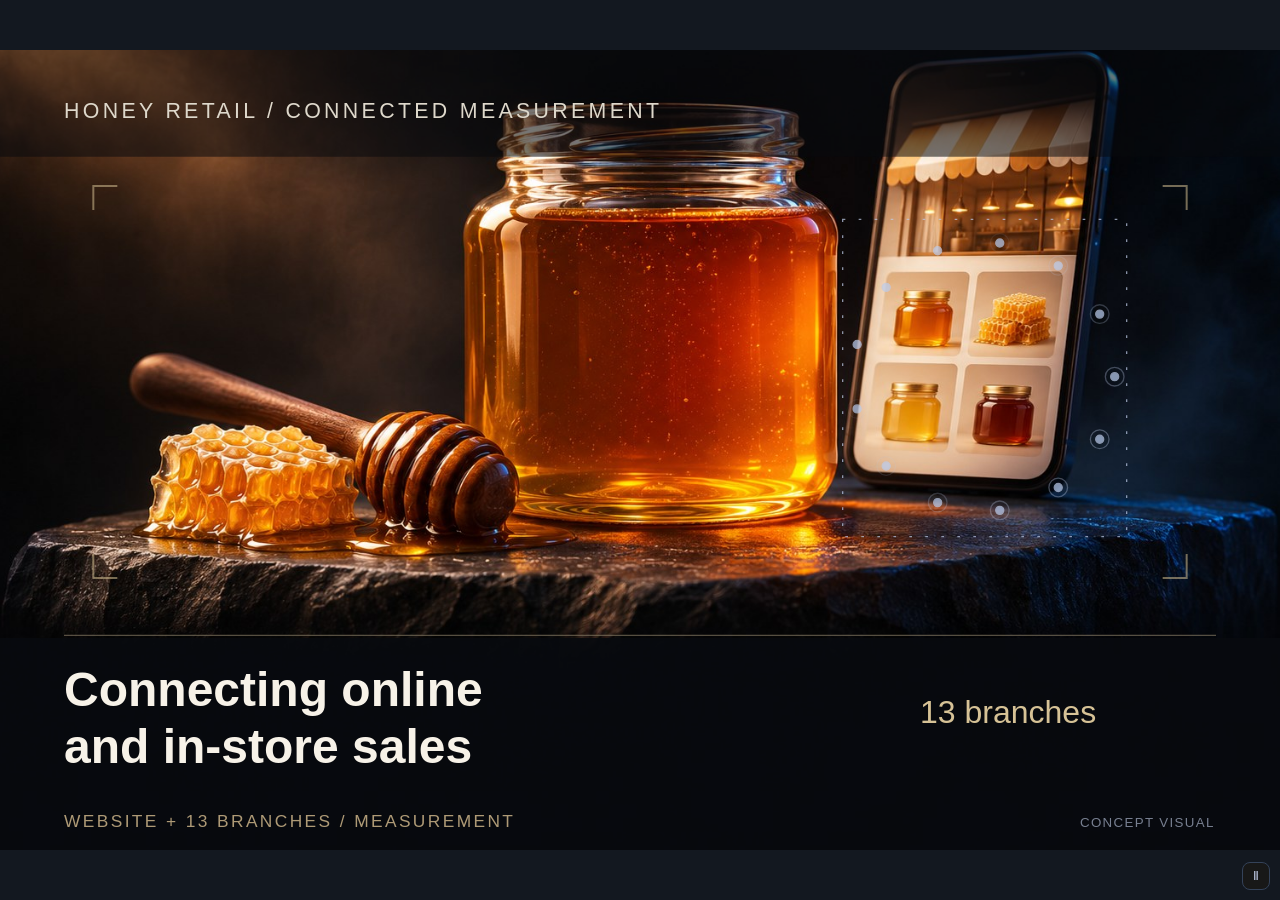
<file: honey-player.html>
<!doctype html><html><head><meta charset="utf-8"><meta name="viewport" content="width=device-width,initial-scale=1"><style>html,body,#motion-root{margin:0;width:100%;height:100%;overflow:hidden;background:#131820}svg{display:block;width:100%;height:100%}button:focus-visible{outline:2px solid white}</style></head><body><div id="motion-root"></div><script src="honey-player.js"></script></body></html>
</file>
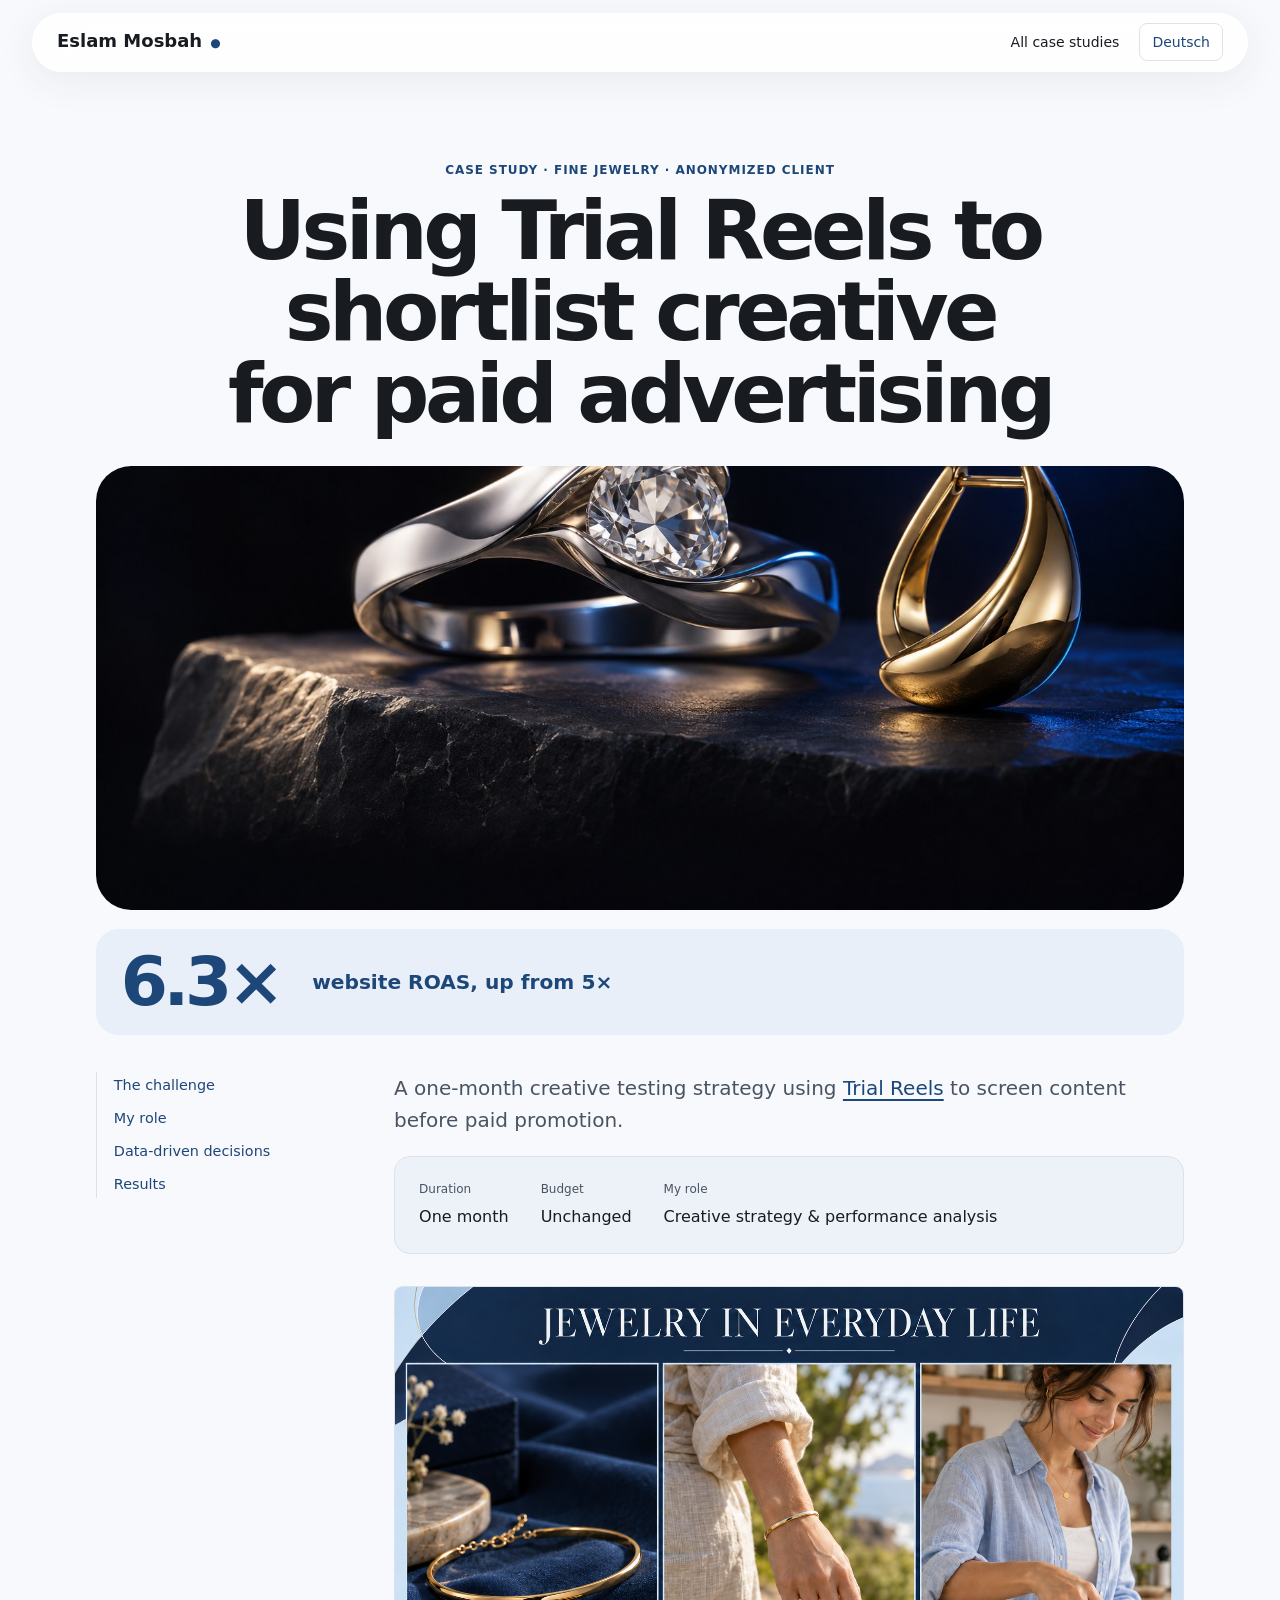
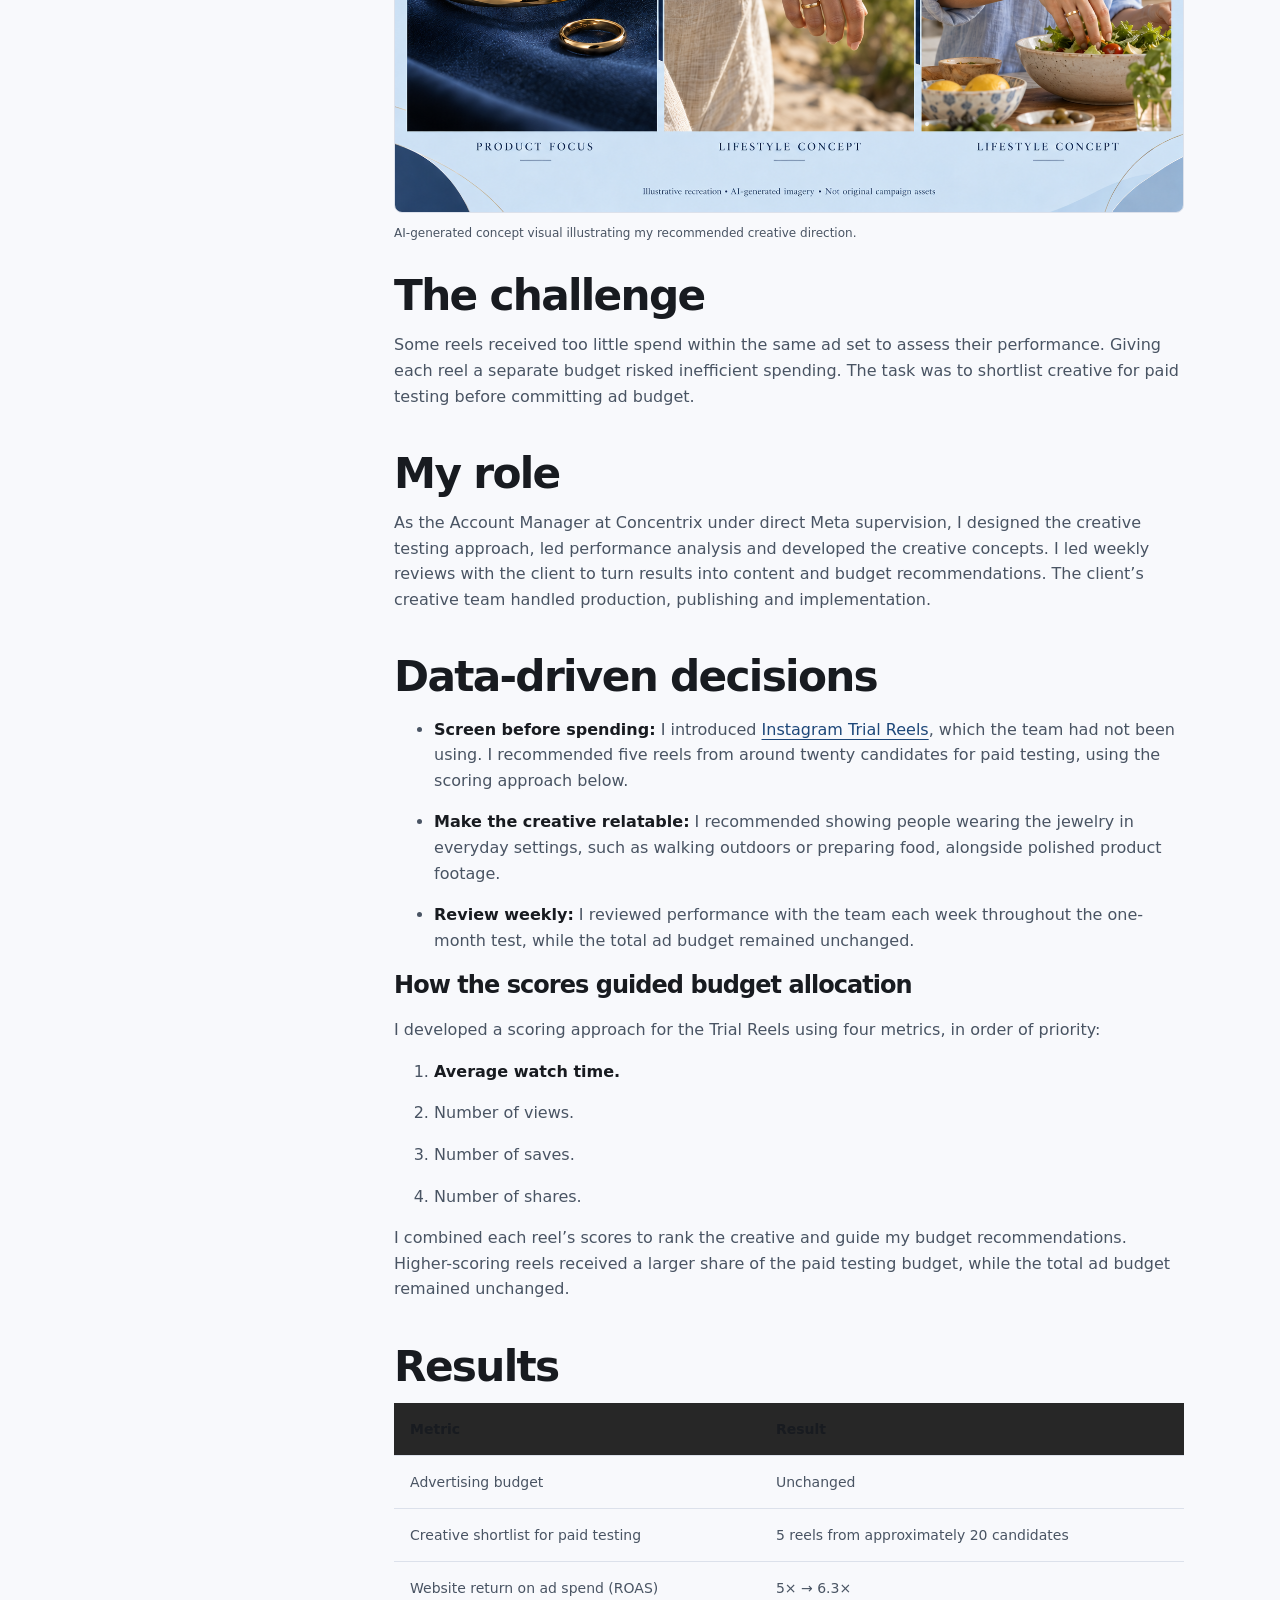
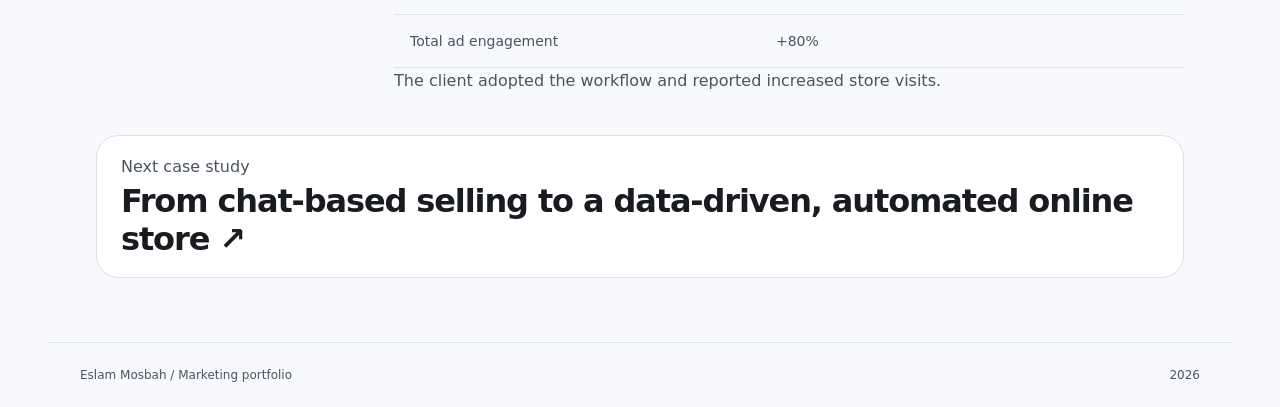
<file: jewelry-case.html>
<!doctype html><html lang="en" dir="ltr"><head><!-- Google Tag Manager -->
<script async src="https://www.googletagmanager.com/gtm.js?id=GTM-W97NF8SJ"></script>
<script>
  window.dataLayer = window.dataLayer || [];
  function gtag(){dataLayer.push(arguments);}
  gtag('js', new Date());
</script>
<!-- End Google Tag Manager -->
<meta charset="utf-8"><meta name="viewport" content="width=device-width,initial-scale=1"><title>Jewelry advertising case study | Eslam Mosbah</title><meta name="description" content="A one-month jewelry advertising case study covering Trial Reels, creative recommendations and performance analysis with a fixed budget."><link rel="stylesheet" href="theme.css?v=review-github"><link rel="icon" href="favicon.svg" type="image/svg+xml"><link rel="stylesheet" href="case-preview.css"></head><body class="case-preview" data-title-en="Jewelry advertising case study | Eslam Mosbah" data-title-de="Mit Trial Reels Inhalte für bezahlte Werbung auswählen | Eslam Mosbah"><a class="case-skip" href="#main-content">Skip to content</a><header><a class="brand" href="index.html">Eslam Mosbah<span>●</span></a><nav><a class="back-link" href="index.html#work">← All case studies</a><button class="filter" id="caseLang" lang="de" aria-label="Switch to German">Deutsch</button></nav></header><main id="main-content"><article class="case-content" id="en"><div class="case-intro"><div class="eyebrow">CASE STUDY · FINE JEWELRY · ANONYMIZED CLIENT</div><h1>Using Trial Reels to shortlist creative for paid advertising</h1></div>
<figure class="case-cover"><img src="jewelry-cinematic.jpg" alt="" fetchpriority="high"></figure>
<div class="case-reading"><div class="case-metric"><strong>6.3×</strong><span>website ROAS, up from 5×</span></div><div class="case-layout">
<nav class="case-chapters" aria-label="In this case study"><a href="#en-chapter-1">The challenge</a><a href="#en-chapter-2">My role</a><a href="#en-chapter-3">Data-driven decisions</a><a href="#en-chapter-4">Results</a></nav>
<div class="case-story"><p class="lead">A one-month creative testing strategy using <a class="term-link" href="https://about.fb.com/news/2024/12/trial-reels-try-content-non-followers-first-see-what-perfoms-best/" target="_blank" rel="noopener noreferrer" title="Official explanation — opens in a new tab">Trial Reels</a> to screen content before paid promotion.</p>
<div class="facts"><span>Duration <b>One month</b></span><span>Budget <b>Unchanged</b></span><span>My role <b>Creative strategy &amp; performance analysis</b></span></div>
<figure><img src="assets/jewelry-creative-concept-v2.png" alt="Illustrative comparison of product-only jewelry photography and everyday scenes outdoors and in a kitchen"><figcaption>AI-generated concept visual illustrating my recommended creative direction.</figcaption></figure>
<section id="en-chapter-1"><h2>The challenge</h2><p>Some reels received too little spend within the same ad set to assess their performance. Giving each reel a separate budget risked inefficient spending. The task was to shortlist creative for paid testing before committing ad budget.</p></section><section id="en-chapter-2"><h2>My role</h2><p>As the Account Manager at Concentrix under direct Meta supervision, I designed the creative testing approach, led performance analysis and developed the creative concepts. I led weekly reviews with the client to turn results into content and budget recommendations. The client’s creative team handled production, publishing and implementation.</p></section><section id="en-chapter-3"><h2>Data-driven decisions</h2><ul><li><b>Screen before spending:</b> I introduced <a class="term-link" href="https://about.fb.com/news/2024/12/trial-reels-try-content-non-followers-first-see-what-perfoms-best/" target="_blank" rel="noopener noreferrer">Instagram Trial Reels</a>, which the team had not been using. I recommended five reels from around twenty candidates for paid testing, using the scoring approach below.</li><li><b>Make the creative relatable:</b> I recommended showing people wearing the jewelry in everyday settings, such as walking outdoors or preparing food, alongside polished product footage.</li><li><b>Review weekly:</b> I reviewed performance with the team each week throughout the one-month test, while the total ad budget remained unchanged.</li></ul><h3>How the scores guided budget allocation</h3><p>I developed a scoring approach for the Trial Reels using four metrics, in order of priority:</p><ol><li><b>Average watch time.</b></li><li>Number of views.</li><li>Number of saves.</li><li>Number of shares.</li></ol><p>I combined each reel’s scores to rank the creative and guide my budget recommendations. Higher-scoring reels received a larger share of the paid testing budget, while the total ad budget remained unchanged.</p></section><section id="en-chapter-4"><h2>Results</h2><div class="table-wrap"><table><thead><tr><th>Metric</th><th>Result</th></tr></thead><tbody><tr><td>Advertising budget</td><td>Unchanged</td></tr><tr><td>Creative shortlist for paid testing</td><td>5 reels from approximately 20 candidates</td></tr><tr><td>Website return on ad spend (ROAS)</td><td>5× → 6.3×</td></tr><tr><td>Total ad engagement</td><td>+80%</td></tr></tbody></table></div><p>The client adopted the workflow and reported increased store visits.</p></section></div></div>
<a class="case-next" href="commerce-case.html"><span>Next case study</span><strong>From chat-based selling to a data-driven, automated online store ↗</strong></a>
</div></article><article class="case-content" id="de" lang="de" hidden="hidden"><div class="case-intro"><div class="eyebrow">FALLSTUDIE · HOCHWERTIGER SCHMUCK · ANONYMISIERTER KUNDE</div><h1>Mit Trial Reels Inhalte für bezahlte Werbung auswählen</h1></div>
<figure class="case-cover"><img src="jewelry-cinematic.jpg" alt="" fetchpriority="high"></figure>
<div class="case-reading"><div class="case-metric"><strong>6,3×</strong><span>Website-ROAS, zuvor 5×</span></div><div class="case-layout">
<nav class="case-chapters" aria-label="In dieser Fallstudie"><a href="#de-chapter-1">Die Herausforderung</a><a href="#de-chapter-2">Meine Rolle</a><a href="#de-chapter-3">Datenbasierte Entscheidungen</a><a href="#de-chapter-4">Ergebnisse</a></nav>
<div class="case-story"><p class="lead">Eine einmonatige Strategie für Creative-Tests mit <a class="term-link" href="https://about.fb.com/news/2024/12/trial-reels-try-content-non-followers-first-see-what-perfoms-best/" target="_blank" rel="noopener noreferrer" title="Offizielle Quelle – öffnet in einem neuen Tab">Trial Reels</a> zur Vorauswahl von Inhalten vor dem Werbeeinsatz.</p>
<div class="facts"><span>Dauer <b>Ein Monat</b></span><span>Budget <b>Unverändert</b></span><span>Meine Rolle <b>Creative-Strategie und Performance-Analyse</b></span></div>
<figure><img src="assets/jewelry-creative-concept-v2.png" alt="KI-generierte Konzeptvisualisierung für Schmuck im Alltag"><figcaption>KI-generierte Konzeptvisualisierung der von mir empfohlenen kreativen Ausrichtung.</figcaption></figure>
<section id="de-chapter-1"><h2>Die Herausforderung</h2><p>Einige Reels erhielten innerhalb derselben Anzeigengruppe zu wenig Budget, um ihre Performance beurteilen zu können. Ein separates Budget für jedes Reel hätte ineffiziente Ausgaben riskiert. Die Aufgabe bestand darin, geeignete Inhalte vor dem Einsatz von Werbebudget für bezahlte Tests auszuwählen.</p></section><section id="de-chapter-2"><h2>Meine Rolle</h2><p>Als Account Manager bei Concentrix unter direkter Betreuung durch Meta entwickelte ich den Ansatz für Creative-Tests, leitete die Performance-Analyse und erarbeitete die kreativen Konzepte. In wöchentlichen Gesprächen mit dem Kunden leitete ich aus den Ergebnissen Empfehlungen für Inhalte und Budget ab. Produktion, Veröffentlichung und Umsetzung übernahm das Kreativteam des Kunden.</p></section><section id="de-chapter-3"><h2>Datenbasierte Entscheidungen</h2><ul><li><b>Vor dem Werbeeinsatz auswählen:</b> Ich führte <a class="term-link" href="https://about.fb.com/news/2024/12/trial-reels-try-content-non-followers-first-see-what-perfoms-best/" target="_blank" rel="noopener noreferrer">Instagram Trial Reels</a> ein, die das Team zuvor nicht genutzt hatte. Auf Basis des folgenden Bewertungsansatzes empfahl ich fünf von rund zwanzig Reels für bezahlte Tests.</li><li><b>Alltagsnähe schaffen:</b> Ich empfahl, Schmuck neben hochwertigen Produktaufnahmen auch in alltäglichen Situationen zu zeigen, etwa beim Spaziergang oder bei der Essenszubereitung.</li><li><b>Wöchentlich auswerten:</b> Während des einmonatigen Tests analysierte ich die Performance jede Woche gemeinsam mit dem Team. Das gesamte Werbebudget blieb unverändert.</li></ul><h3>Wie die Bewertung die Budgetverteilung steuerte</h3><p>Ich entwickelte einen Bewertungsansatz für Trial Reels anhand von vier Kennzahlen, geordnet nach Priorität:</p><ol><li><b>Durchschnittliche Wiedergabedauer.</b></li><li>Anzahl der Aufrufe.</li><li>Anzahl der gespeicherten Beiträge.</li><li>Anzahl der geteilten Inhalte.</li></ol><p>Ich kombinierte die Bewertungen jedes Reels, um die Inhalte zu priorisieren und Budgetempfehlungen abzuleiten. Besser bewertete Reels erhielten einen größeren Anteil des Budgets für bezahlte Tests. Das gesamte Werbebudget blieb unverändert.</p></section><section id="de-chapter-4"><h2>Ergebnisse</h2><div class="table-wrap"><table><thead><tr><th>Kennzahl</th><th>Ergebnis</th></tr></thead><tbody><tr><td>Werbebudget</td><td>Unverändert</td></tr><tr><td>Vorauswahl für bezahlte Tests</td><td>5 Reels aus etwa 20 Kandidaten</td></tr><tr><td>Website-ROAS</td><td>5× → 6,3×</td></tr><tr><td>Gesamte Anzeigeninteraktionen</td><td>+80 %</td></tr></tbody></table></div><p>Der Kunde übernahm den Prozess und berichtete von mehr Filialbesuchen.</p></section></div></div>
<a class="case-next" href="commerce-case.html?lang=de"><span>Nächste Fallstudie</span><strong>Vom Verkauf per Chat zum datenbasierten, automatisierten Onlineshop ↗</strong></a>
</div></article><article class="case-content" id="ar" hidden><div class="eyebrow">دراسة حالة · مجوهرات فاخرة · عميل مجهّل الهوية</div><h1>اختيار الريلز قبل الإنفاق الإعلاني باستخدام Trial Reels</h1><p class="lead">خطة لاختبار المحتوى خلال شهر باستخدام <a class="term-link" href="https://about.fb.com/news/2024/12/trial-reels-try-content-non-followers-first-see-what-perfoms-best/" target="_blank" rel="noopener noreferrer" title="شرح رسمي — يفتح في تبويب جديد">Trial Reels</a> لفرزه قبل الاختبار المدفوع.</p>
<div class="facts"><span>المدة <b>شهر</b></span><span>الميزانية <b>ثابتة</b></span><span>دوري <b>استراتيجية المحتوى وتحليل الأداء</b></span></div>
<figure><img src="assets/jewelry-creative-concept-v2.png" alt="تصور توضيحي يقارن تصوير المجوهرات وحدها بارتدائها في الطبيعة والمطبخ"><figcaption>تصوّر مولّد بالذكاء الاصطناعي يوضّح التوجه الإبداعي الذي اقترحتُه.</figcaption></figure>
<section><h2>التحدي</h2><p>لم تحصل بعض الريلز داخل المجموعة الإعلانية نفسها على إنفاق كافٍ لتقييم أدائها، بينما قد يؤدي تخصيص ميزانية مستقلة لكل ريل إلى إنفاق غير فعّال. كان المطلوب اختيار المحتوى الذي يستحق الاختبار المدفوع قبل تخصيص الميزانية له.</p></section><section><h2>دوري</h2><p>بصفتي مدير الحساب لدى Concentrix تحت إشراف مباشر من ميتا، وضعتُ منهج اختبار المحتوى، وقدتُ تحليل الأداء، وطوّرتُ الأفكار الإبداعية. وقدتُ مراجعات أسبوعية مع العميل لتحويل النتائج إلى توصيات للمحتوى والميزانية. وتولّى فريق العميل الإبداعي الإنتاج والنشر والتنفيذ.</p></section><section><h2>القرارات المبنية على البيانات</h2><ul><li><b>الفرز قبل الإنفاق:</b> أوصيت باستخدام <a class="term-link" href="https://about.fb.com/news/2024/12/trial-reels-try-content-non-followers-first-see-what-perfoms-best/" target="_blank" rel="noopener noreferrer">Instagram Trial Reels</a>، التي لم يكن الفريق يستخدمها. أوصيت باختيار خمسة ريلز للاختبار المدفوع من نحو عشرين مرشحًا، وفق أسلوب التقييم الموضّح أدناه.</li><li><b>محتوى أقرب للحياة اليومية:</b> اقترحت إظهار المجوهرات أثناء المشي في الطبيعة أو تحضير الطعام، إلى جانب اللقطات الجمالية للمنتج.</li><li><b>مراجعة أسبوعية:</b> راجعتُ الأداء مع الفريق أسبوعيًا طوال شهر التجربة، مع ثبات الميزانية الإعلانية الإجمالية.</li></ul><h3>كيف وجّهت درجات التقييم توزيع الميزانية؟</h3><p>وضعتُ أسلوبًا لتقييم الريلز عبر Trial Reels وفق أربعة مؤشرات، مرتّبة حسب الأولوية:</p><ol><li><b>متوسط مدة مشاهدة الريل.</b></li><li>عدد المشاهدات.</li><li>عدد مرات الحفظ.</li><li>عدد المشاركات.</li></ol><p>جمعتُ درجات التقييم لكل ريل لترتيب المحتوى وتوجيه توصياتي بتوزيع الميزانية. حصلت الريلز الأعلى تقييمًا على حصة أكبر من ميزانية الاختبار المدفوع، مع ثبات الميزانية الإعلانية الإجمالية.</p></section><section><h2>النتائج</h2><div class="table-wrap"><table><thead><tr><th>المؤشر</th><th>النتيجة</th></tr></thead><tbody><tr><td>الميزانية الإعلانية</td><td>بقيت ثابتة</td></tr><tr><td>القائمة المختارة للاختبار المدفوع</td><td>5 ريلز من نحو 20 مرشحًا</td></tr><tr><td>العائد على الإنفاق الإعلاني للموقع (ROAS)</td><td>من 5× إلى 6.3×</td></tr><tr><td>إجمالي التفاعل مع الإعلانات</td><td>زيادة 80%</td></tr></tbody></table></div><p>اعتمد العميل أسلوب العمل، وأفاد بزيادة في زيارات الفروع.</p></section></article></main><footer><span id="foot">Eslam Mosbah / Marketing portfolio</span><span>2026</span></footer><script src="case-languages.js?v=317f58d99b"></script><script src="design.js"></script></body></html>
</file>
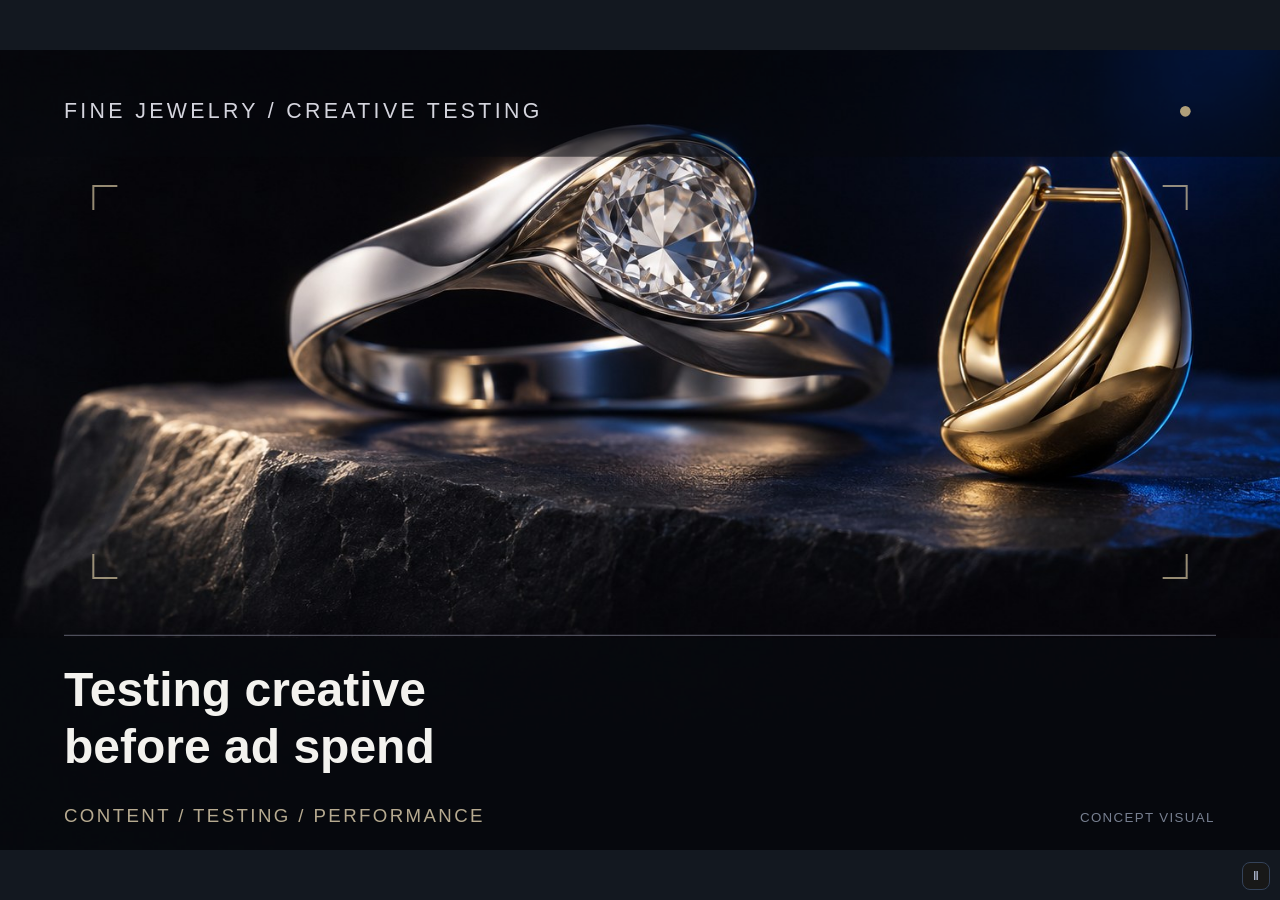
<file: jewelry-player.html>
<!doctype html><html><head><meta charset="utf-8"><meta name="viewport" content="width=device-width,initial-scale=1"><style>html,body,#motion-root{margin:0;width:100%;height:100%;overflow:hidden;background:#131820}svg{display:block;width:100%;height:100%}button:focus-visible{outline:2px solid white}</style></head><body><div id="motion-root"></div><script src="jewelry-player.js"></script></body></html>
</file>
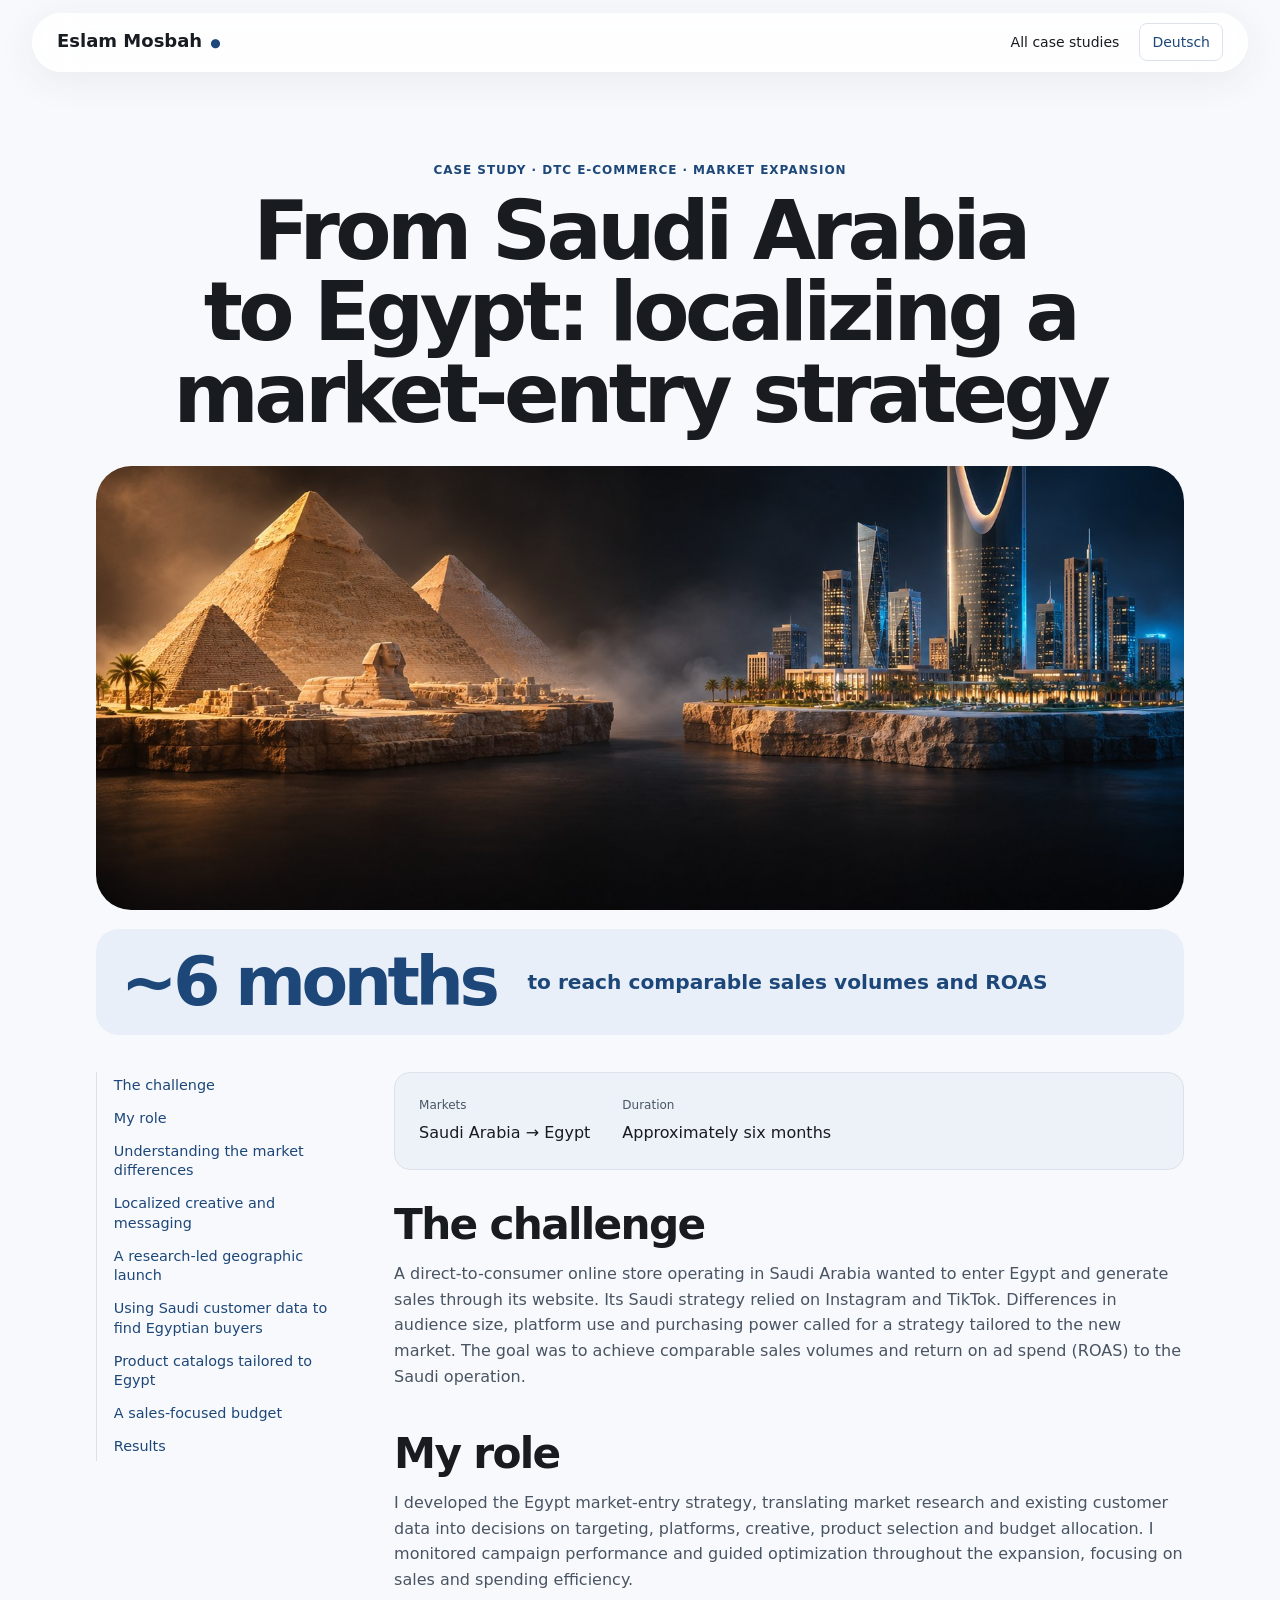
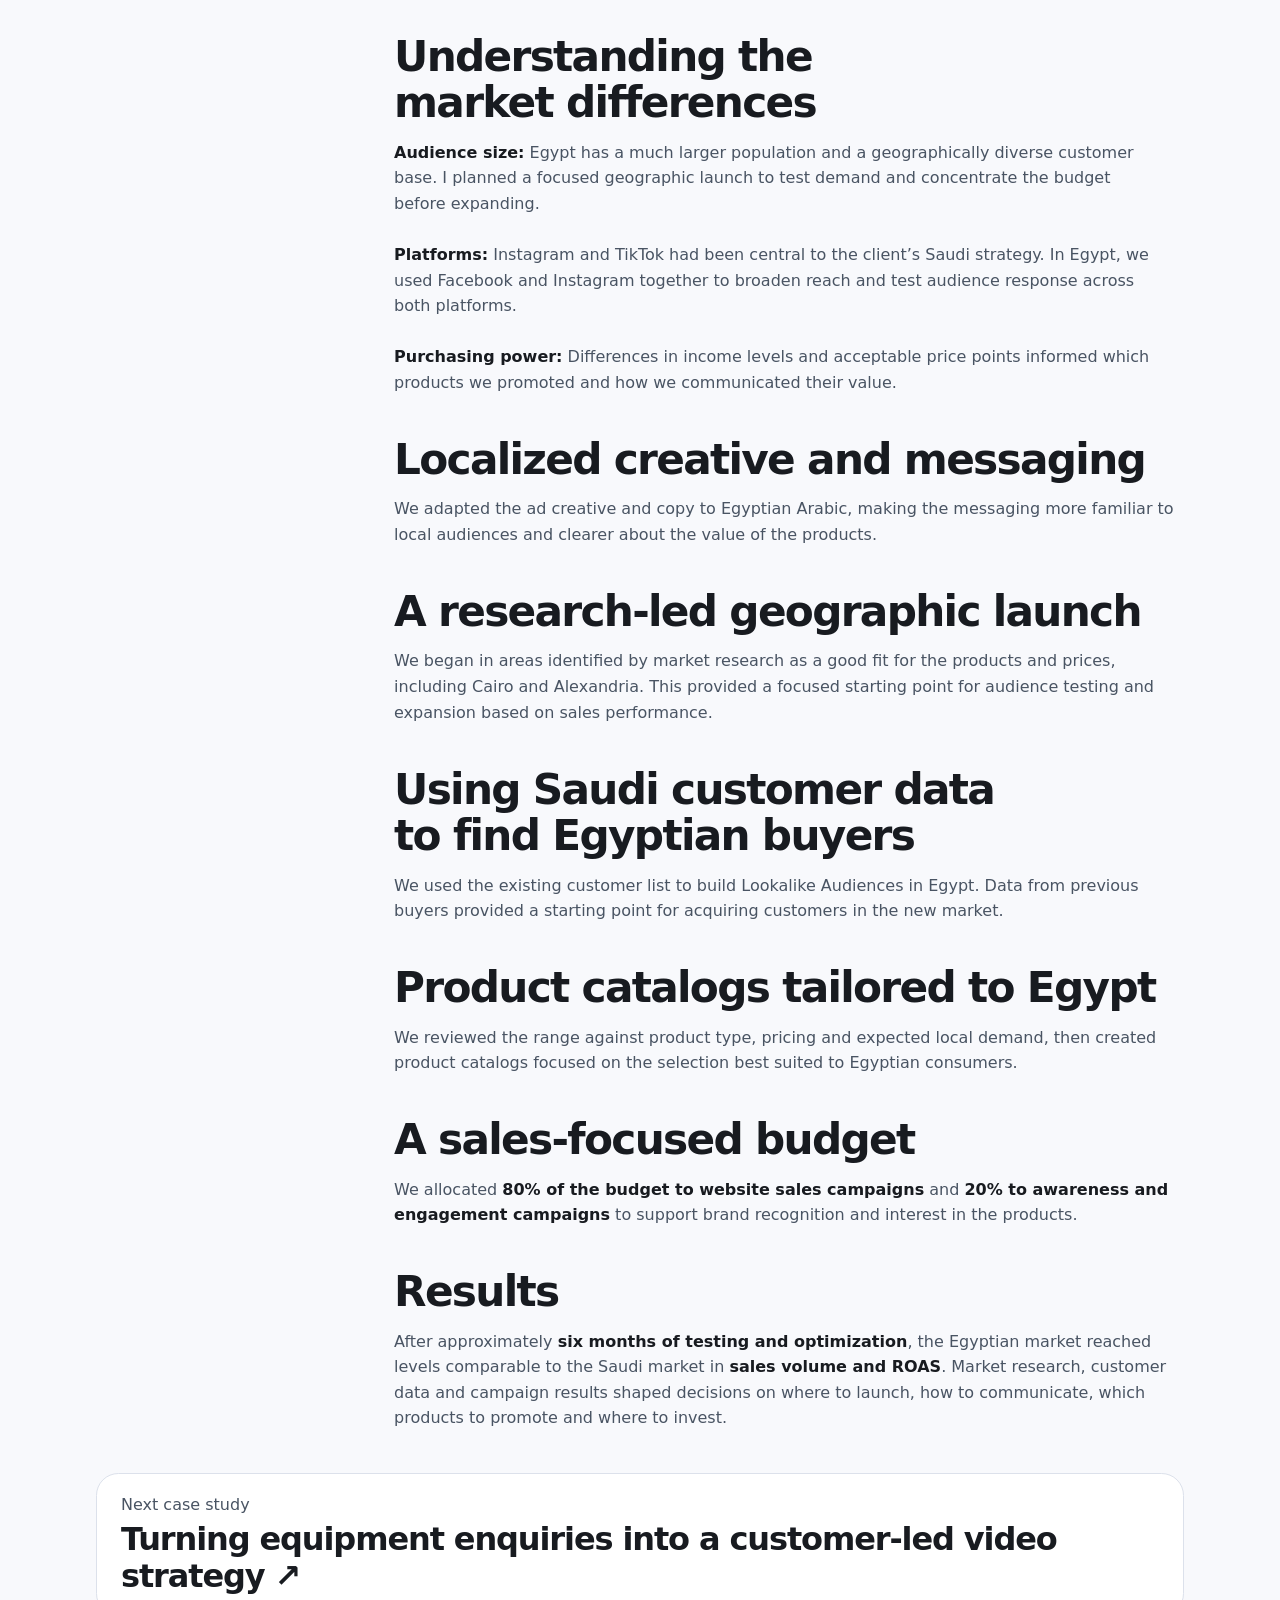
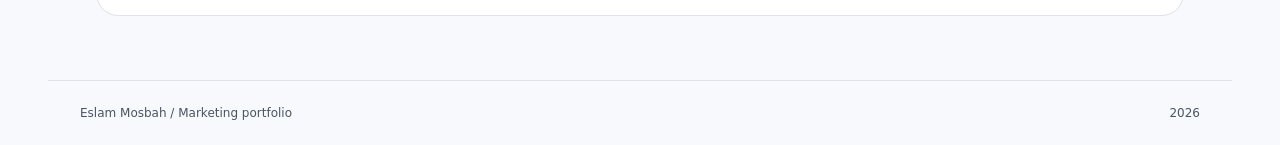
<file: market-expansion-case.html>
<!doctype html><html lang="en" dir="ltr"><head><!-- Google Tag Manager -->
<script async src="https://www.googletagmanager.com/gtm.js?id=GTM-W97NF8SJ"></script>
<script>
  window.dataLayer = window.dataLayer || [];
  function gtag(){dataLayer.push(arguments);}
  gtag('js', new Date());
</script>
<!-- End Google Tag Manager -->
<meta charset="utf-8"><meta name="viewport" content="width=device-width,initial-scale=1"><title>Saudi Arabia to Egypt market expansion | Eslam Mosbah</title><meta name="description" content="A six-month DTC market-entry strategy combining localized creative, customer data, tailored product catalogs and sales-focused campaigns in Egypt."><link rel="stylesheet" href="theme.css?v=review-github"><link rel="icon" href="favicon.svg" type="image/svg+xml"><link rel="stylesheet" href="case-preview.css"></head><body class="case-preview" data-title-en="Saudi Arabia to Egypt market expansion | Eslam Mosbah" data-title-de="Von Saudi-Arabien nach Ägypten: eine lokalisierte Markteintrittsstrategie | Eslam Mosbah"><a class="case-skip" href="#main-content">Skip to content</a><header><a class="brand" href="index.html">Eslam Mosbah<span>●</span></a><nav><a class="back-link" href="index.html#work">← All case studies</a><button class="filter" id="caseLang" lang="de" aria-label="Switch to German">Deutsch</button></nav></header><main id="main-content"><article class="case-content" id="en"><div class="case-intro"><div class="eyebrow">CASE STUDY · DTC E-COMMERCE · MARKET EXPANSION</div><h1>From Saudi Arabia to Egypt: localizing a market-entry strategy</h1></div>
<figure class="case-cover"><img src="market-cinematic.jpg" alt="" fetchpriority="high"></figure>
<div class="case-reading"><div class="case-metric"><strong>~6 months</strong><span>to reach comparable sales volumes and ROAS</span></div><div class="case-layout">
<nav class="case-chapters" aria-label="In this case study"><a href="#en-chapter-1">The challenge</a><a href="#en-chapter-2">My role</a><a href="#en-chapter-3">Understanding the market differences</a><a href="#en-chapter-4">Localized creative and messaging</a><a href="#en-chapter-5">A research-led geographic launch</a><a href="#en-chapter-6">Using Saudi customer data to find Egyptian buyers</a><a href="#en-chapter-7">Product catalogs tailored to Egypt</a><a href="#en-chapter-8">A sales-focused budget</a><a href="#en-chapter-9">Results</a></nav>
<div class="case-story"><div class="facts"><span>Markets <b>Saudi Arabia → Egypt</b></span><span>Duration <b>Approximately six months</b></span></div><section id="en-chapter-1"><h2>The challenge</h2><p>A direct-to-consumer online store operating in Saudi Arabia wanted to enter Egypt and generate sales through its website. Its Saudi strategy relied on Instagram and TikTok. Differences in audience size, platform use and purchasing power called for a strategy tailored to the new market. The goal was to achieve comparable sales volumes and <a href="https://www.facebookblueprint.com/student/path/211564-ads-campaign-measure-test-course" target="_blank" rel="noopener noreferrer" title="Meta Blueprint — opens in a new tab">return on ad spend (ROAS)</a> to the Saudi operation.</p></section><section id="en-chapter-2"><h2>My role</h2><p>I developed the Egypt market-entry strategy, translating market research and existing customer data into decisions on targeting, platforms, creative, product selection and budget allocation. I monitored campaign performance and guided optimization throughout the expansion, focusing on sales and spending efficiency.</p></section><section id="en-chapter-3"><h2>Understanding the market differences</h2><p><b>Audience size:</b> Egypt has a much larger population and a geographically diverse customer base. I planned a focused geographic launch to test demand and concentrate the budget before expanding.<br><br><b>Platforms:</b> Instagram and TikTok had been central to the client’s Saudi strategy. In Egypt, we used Facebook and Instagram together to broaden reach and test audience response across both platforms.<br><br><b>Purchasing power:</b> Differences in income levels and acceptable price points informed which products we promoted and how we communicated their value.</p></section><section id="en-chapter-4"><h2>Localized creative and messaging</h2><p>We adapted the ad creative and copy to Egyptian Arabic, making the messaging more familiar to local audiences and clearer about the value of the products.</p></section><section id="en-chapter-5"><h2>A research-led geographic launch</h2><p>We began in areas identified by market research as a good fit for the products and prices, including Cairo and Alexandria. This provided a focused starting point for audience testing and expansion based on sales performance.</p></section><section id="en-chapter-6"><h2>Using Saudi customer data to find Egyptian buyers</h2><p>We used the existing <a href="https://www.facebookblueprint.com/student/path/219694-define-audiences" target="_blank" rel="noopener noreferrer" title="Meta Blueprint — opens in a new tab">customer list</a> to build <a href="https://www.facebookblueprint.com/student/path/219694-define-audiences" target="_blank" rel="noopener noreferrer" title="Meta Blueprint — opens in a new tab">Lookalike Audiences</a> in Egypt. Data from previous buyers provided a starting point for acquiring customers in the new market.</p></section><section id="en-chapter-7"><h2>Product catalogs tailored to Egypt</h2><p>We reviewed the range against product type, pricing and expected local demand, then created <a href="https://www.facebookblueprint.com/student/path/219728-get-started-with-product-catalogs-on-meta-technologies" target="_blank" rel="noopener noreferrer" title="Meta Blueprint — opens in a new tab">product catalogs</a> focused on the selection best suited to Egyptian consumers.</p></section><section id="en-chapter-8"><h2>A sales-focused budget</h2><p>We allocated <b>80% of the budget to <a href="https://www.facebookblueprint.com/student/path/219699-selecting-objectives-course" target="_blank" rel="noopener noreferrer" title="Meta Blueprint — opens in a new tab">website sales campaigns</a></b> and <b>20% to <a href="https://www.facebookblueprint.com/student/path/219699-selecting-objectives-course" target="_blank" rel="noopener noreferrer" title="Meta Blueprint — opens in a new tab">awareness and engagement campaigns</a></b> to support brand recognition and interest in the products.</p></section><section id="en-chapter-9"><h2>Results</h2><p>After approximately <b>six months of testing and optimization</b>, the Egyptian market reached levels comparable to the Saudi market in <b>sales volume and ROAS</b>. Market research, customer data and campaign results shaped decisions on where to launch, how to communicate, which products to promote and where to invest.</p></section></div></div>
<a class="case-next" href="equipment-case.html"><span>Next case study</span><strong>Turning equipment enquiries into a customer-led video strategy ↗</strong></a>
</div></article><article class="case-content" id="de" lang="de" hidden="hidden"><div class="case-intro"><div class="eyebrow">FALLSTUDIE · DTC-E-COMMERCE · MARKTEXPANSION</div><h1>Von Saudi-Arabien nach Ägypten: eine lokalisierte Markteintrittsstrategie</h1></div>
<figure class="case-cover"><img src="market-cinematic.jpg" alt="" fetchpriority="high"></figure>
<div class="case-reading"><div class="case-metric"><strong>ca. 6 Monate</strong><span>bis zu vergleichbarem Absatz und ROAS</span></div><div class="case-layout">
<nav class="case-chapters" aria-label="In dieser Fallstudie"><a href="#de-chapter-1">Die Herausforderung</a><a href="#de-chapter-2">Meine Rolle</a><a href="#de-chapter-3">Die Marktunterschiede verstehen</a><a href="#de-chapter-4">Lokalisierte Creatives und Botschaften</a><a href="#de-chapter-5">Regionaler Start auf Basis von Marktforschung</a><a href="#de-chapter-6">Saudische Kundendaten für die Neukundengewinnung in Ägypten nutzen</a><a href="#de-chapter-7">Produktkataloge für den ägyptischen Markt</a><a href="#de-chapter-8">Ein Budget mit Verkaufsfokus</a><a href="#de-chapter-9">Ergebnisse</a></nav>
<div class="case-story"><div class="facts"><span>Märkte <b>Saudi-Arabien → Ägypten</b></span><span>Dauer <b>Etwa sechs Monate</b></span></div><section id="de-chapter-1"><h2>Die Herausforderung</h2><p>Ein DTC-Onlineshop aus Saudi-Arabien wollte in Ägypten starten und Verkäufe über seine Website erzielen. Die saudische Strategie basierte auf Instagram und TikTok. Unterschiede bei Zielgruppengröße, Plattformnutzung und Kaufkraft erforderten eine auf den neuen Markt zugeschnittene Strategie. Ziel waren vergleichbare Verkaufszahlen und ein vergleichbarer <a href="https://www.facebookblueprint.com/student/path/211564-ads-campaign-measure-test-course" target="_blank" rel="noopener noreferrer" title="Offizielle Quelle – öffnet in einem neuen Tab">Return on Ad Spend (ROAS)</a> wie im saudischen Markt.</p></section><section id="de-chapter-2"><h2>Meine Rolle</h2><p>Ich entwickelte die Strategie für den Markteintritt in Ägypten und übersetzte Marktforschung sowie vorhandene Kundendaten in Entscheidungen zu Targeting, Plattformen, Creatives, Produktauswahl und Budgetverteilung. Während der Expansion überwachte ich die Kampagnen und steuerte die Optimierung mit Fokus auf Verkäufe und effizienten Budgeteinsatz.</p></section><section id="de-chapter-3"><h2>Die Marktunterschiede verstehen</h2><p><b>Zielgruppengröße:</b> Ägypten hat eine deutlich größere Bevölkerung und eine geografisch vielfältige Kundenbasis. Ich plante einen regional begrenzten Start, um die Nachfrage zu testen und das Budget vor der Expansion gezielt einzusetzen.<br><br><b>Plattformen:</b> Instagram und TikTok waren für die saudische Strategie des Kunden zentral. In Ägypten setzten wir Facebook und Instagram gemeinsam ein, um die Reichweite zu erweitern und die Reaktionen auf beiden Plattformen zu testen.<br><br><b>Kaufkraft:</b> Unterschiedliche Einkommensniveaus und akzeptierte Preispunkte beeinflussten, welche Produkte wir bewarben und wie wir ihren Nutzen vermittelten.</p></section><section id="de-chapter-4"><h2>Lokalisierte Creatives und Botschaften</h2><p>Wir passten Anzeigenmotive und Texte an den ägyptisch-arabischen Dialekt an. Dadurch wurden die Botschaften für lokale Zielgruppen vertrauter und der Produktnutzen verständlicher.</p></section><section id="de-chapter-5"><h2>Regionaler Start auf Basis von Marktforschung</h2><p>Wir begannen in Gebieten, die laut Marktforschung zu den Produkten und Preisen passten, darunter Kairo und Alexandria. Das schuf eine gezielte Grundlage für Zielgruppentests und die weitere Expansion anhand der Verkaufsergebnisse.</p></section><section id="de-chapter-6"><h2>Saudische Kundendaten für die Neukundengewinnung in Ägypten nutzen</h2><p>Wir nutzten die bestehende <a href="https://www.facebookblueprint.com/student/path/219694-define-audiences" target="_blank" rel="noopener noreferrer" title="Offizielle Quelle – öffnet in einem neuen Tab">Kundenliste</a> zum Aufbau von <a href="https://www.facebookblueprint.com/student/path/219694-define-audiences" target="_blank" rel="noopener noreferrer" title="Offizielle Quelle – öffnet in einem neuen Tab">Lookalike Audiences</a> in Ägypten. Die Daten bisheriger Käufer dienten als Ausgangspunkt für die Kundengewinnung im neuen Markt.</p></section><section id="de-chapter-7"><h2>Produktkataloge für den ägyptischen Markt</h2><p>Wir prüften das Sortiment nach Produktart, Preis und erwarteter lokaler Nachfrage und erstellten anschließend <a href="https://www.facebookblueprint.com/student/path/219728-get-started-with-product-catalogs-on-meta-technologies" target="_blank" rel="noopener noreferrer" title="Offizielle Quelle – öffnet in einem neuen Tab">Produktkataloge</a> mit der für ägyptische Verbraucher passendsten Auswahl.</p></section><section id="de-chapter-8"><h2>Ein Budget mit Verkaufsfokus</h2><p>Wir investierten <b>80 % des Budgets in <a href="https://www.facebookblueprint.com/student/path/219699-selecting-objectives-course" target="_blank" rel="noopener noreferrer" title="Offizielle Quelle – öffnet in einem neuen Tab">Website-Verkaufskampagnen</a></b> und <b>20 % in <a href="https://www.facebookblueprint.com/student/path/219699-selecting-objectives-course" target="_blank" rel="noopener noreferrer" title="Offizielle Quelle – öffnet in einem neuen Tab">Awareness- und Engagement-Kampagnen</a></b> zur Förderung der Markenbekanntheit und des Produktinteresses.</p></section><section id="de-chapter-9"><h2>Ergebnisse</h2><p>Nach etwa <b>sechs Monaten mit Tests und Optimierungen</b> erreichte der ägyptische Markt vergleichbare Werte wie der saudische Markt bei <b>Verkaufsvolumen und ROAS</b>. Marktforschung, Kundendaten und Kampagnenergebnisse bestimmten die Entscheidungen zu Startregionen, Kommunikation, Produktauswahl und Budgeteinsatz.</p></section></div></div>
<a class="case-next" href="equipment-case.html?lang=de"><span>Nächste Fallstudie</span><strong>Von Produktanfragen zu einer Videostrategie aus Kundensicht ↗</strong></a>
</div></article><article class="case-content" id="ar" hidden><div class="eyebrow">دراسة حالة · تجارة إلكترونية مباشرة للمستهلك · دخول سوق جديد</div><h1>من السعودية إلى مصر: استراتيجية دخول سوق جديد تحقق أداءً مماثلًا</h1><div class="facts"><span>السوق <b>التوسع من السعودية إلى مصر</b></span><span>المدة <b>نحو ستة أشهر</b></span></div><section><h2>التحدي</h2><p>أراد متجر إلكتروني يعمل في السعودية دخول السوق المصري وتحقيق مبيعات مباشرة عبر موقعه. كانت استراتيجيته في السعودية تعتمد على إنستجرام وتيك توك، لكن اختلاف حجم الجمهور واستخدام المنصات والقدرة الشرائية تطلّب بناء خطة تناسب السوق الجديد. كان الهدف الوصول إلى مستويات مماثلة للسوق السعودي من حيث عدد المبيعات و<a href="https://www.facebookblueprint.com/student/path/211564-ads-campaign-measure-test-course" target="_blank" rel="noopener noreferrer" title="Meta Blueprint — opens in a new tab">العائد على الإنفاق الإعلاني (ROAS)</a>.</p></section><section><h2>دوري</h2><p>وضعتُ استراتيجية دخول السوق المصري، وحوّلتُ نتائج بحث السوق وبيانات العملاء السابقين إلى قرارات تخص الاستهداف والمنصات والمحتوى وتشكيلة المنتجات وتوزيع الميزانية. تابعتُ أداء الحملات ووجّهتُ التحسينات خلال فترة التوسع، مع التركيز على المبيعات وكفاءة الإنفاق.</p></section><section><h2>فهم الفروق بين السوقين</h2><p><b>حجم الجمهور:</b> يمتلك السوق المصري قاعدة سكانية أكبر بكثير وأكثر تنوعًا جغرافيًا. لذلك اخترتُ بداية محددة جغرافيًا تتيح اختبار الطلب وتركيز الميزانية قبل التوسع.<br><br><b>المنصات:</b> كان إنستجرام وتيك توك أساس الوصول إلى جمهور العميل في السعودية. وفي مصر، استخدمنا فيسبوك وإنستجرام معًا لتوسيع فرص الوصول واختبار استجابة الجمهور عبر المنصتين.<br><br><b>القدرة الشرائية:</b> استدعى اختلاف مستويات الدخل والأسعار المقبولة مراجعة المنتجات المعروضة، واختيار التشكيلة الأكثر ملاءمة للمستهلك المصري.</p></section><section><h2>توطين المحتوى والرسائل</h2><p>كيّفنا الكريتيف والنصوص الإعلانية باللهجة المصرية، لتصبح الرسائل أقرب إلى الجمهور المحلي وأكثر وضوحًا في عرض قيمة المنتجات.</p></section><section><h2>إطلاق تدريجي وفق بحث السوق</h2><p>بدأنا بمناطق أظهر بحث السوق ملاءمتها للمنتجات والأسعار، منها القاهرة والإسكندرية. وفّرت هذه البداية أساسًا لاختبار الجماهير وتوجيه التوسع وفق نتائج المبيعات.</p></section><section><h2>الاستفادة من بيانات العملاء في السعودية</h2><p>استخدمنا <a href="https://www.facebookblueprint.com/student/path/219694-define-audiences" target="_blank" rel="noopener noreferrer" title="Meta Blueprint — opens in a new tab">قائمة العملاء الحالية</a> لبناء <a href="https://www.facebookblueprint.com/student/path/219694-define-audiences" target="_blank" rel="noopener noreferrer" title="Meta Blueprint — opens in a new tab">جماهير مشابهة (Lookalike Audiences)</a> داخل مصر. أتاح ذلك الاستفادة من بيانات المشترين السابقين كنقطة انطلاق لاكتساب عملاء في السوق الجديد.</p></section><section><h2>إعداد كتالوجات مخصصة لمصر</h2><p>راجعنا المنتجات من حيث النوع والسعر والطلب المتوقع، ثم أعددنا <a href="https://www.facebookblueprint.com/student/path/219728-get-started-with-product-catalogs-on-meta-technologies" target="_blank" rel="noopener noreferrer" title="Meta Blueprint — opens in a new tab">كتالوجات منتجات</a> تركز على التشكيلة الأنسب للسوق المصري.</p></section><section><h2>توجيه الميزانية نحو المبيعات</h2><p>خصصنا <b>80٪ من الميزانية ل<a href="https://www.facebookblueprint.com/student/path/219699-selecting-objectives-course" target="_blank" rel="noopener noreferrer" title="Meta Blueprint — opens in a new tab">حملات المبيعات عبر الموقع</a></b>، و<b>20٪ ل<a href="https://www.facebookblueprint.com/student/path/219699-selecting-objectives-course" target="_blank" rel="noopener noreferrer" title="Meta Blueprint — opens in a new tab">حملات الوعي والتفاعل</a></b> لدعم التعرف على العلامة التجارية وبناء الاهتمام بمنتجاتها.</p></section><section><h2>النتائج</h2><p>خلال نحو <b>ستة أشهر من الاختبار والتحسين</b>، وصل السوق المصري إلى مستويات مماثلة للسوق السعودي من حيث <b>عدد المبيعات والعائد على الإنفاق الإعلاني (ROAS)</b>. ارتكز التوسع على قرارات مستمدة من بحث السوق وبيانات العملاء وأداء الحملات: تحديد مناطق البداية، وتوطين الرسائل، واختيار المنتجات، وتوجيه الميزانية نحو فرص البيع.</p></section></article></main><footer><span id="foot">Eslam Mosbah / Marketing portfolio</span><span>2026</span></footer><script src="case-languages.js?v=317f58d99b"></script><script src="design.js"></script></body></html>
</file>
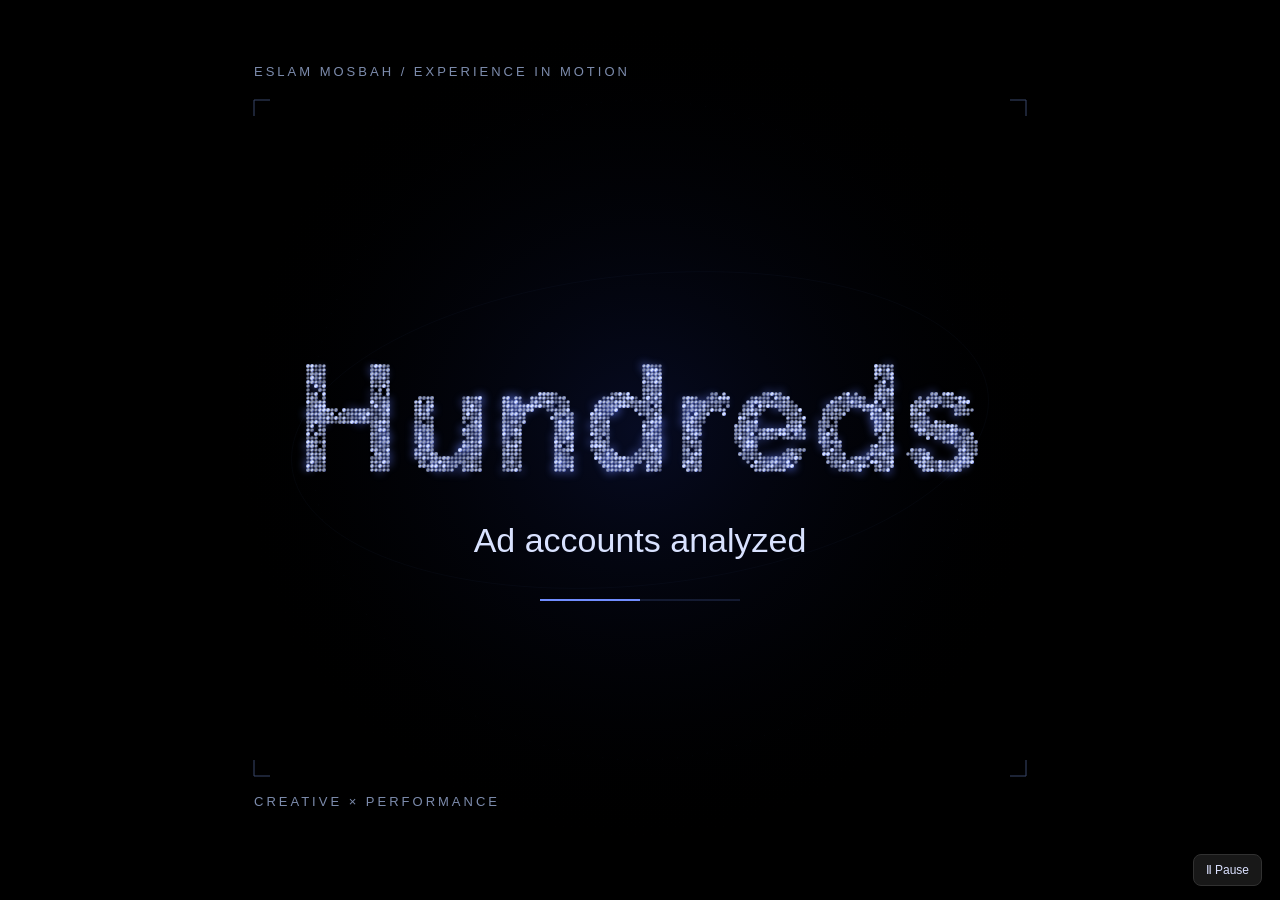
<file: motion-player.html>
<!doctype html><html lang="en"><head><meta charset="utf-8"><meta name="viewport" content="width=device-width,initial-scale=1"><title>Creative intelligence | Original motion</title><style>html,body,#motion-root{width:100%;height:100%;margin:0;background:#000;overflow:hidden}button:focus-visible{outline:2px solid #c9d2ff;outline-offset:3px}</style></head><body><div id="motion-root"></div><script src="motion-player.js"></script></body></html>
</file>
<file: theme.css>
@import url('https://fonts.googleapis.com/css2?family=Manrope:wght@400;500;600;700&family=IBM+Plex+Sans+Arabic:wght@400;500;600;700&display=swap');
:root{--bg:#000;--panel:#181818;--ink:#fff;--muted:#a3a3a3;--accent:#4c6bff;--pale:#b9c5ff;--line:#313131;--font:Manrope,sans-serif;--curve:cubic-bezier(.22,1,.36,1)}
*{box-sizing:border-box}html{scroll-behavior:smooth;scroll-padding-top:112px}body{margin:0;background:var(--bg);color:var(--ink);font:400 16px/24px var(--font);-webkit-font-smoothing:antialiased}html[lang=ar]{--font:'IBM Plex Sans Arabic',sans-serif}a{color:inherit;text-decoration:none}button,input,textarea{font:inherit}button{cursor:pointer}p{color:var(--muted);text-wrap:pretty}h1,h2,h3,p{margin-top:0}h1,h2,h3{text-wrap:balance;font-weight:600;letter-spacing:-.04em}h1{font-size:60px;line-height:60px;margin:24px 0;max-width:680px}h2{font-size:48px;line-height:48px;margin:16px 0 24px}h3{font-size:30px;line-height:36px;margin:16px 0}h1 em{font-style:normal}h1{background:linear-gradient(90deg,#fff,#9b9b9b);background-clip:text;color:transparent}a,button{transition:transform 500ms var(--curve),background-color 300ms var(--curve),color 300ms var(--curve)}a:focus-visible,button:focus-visible,input:focus-visible,textarea:focus-visible,summary:focus-visible{outline:2px solid #a8b8ff;outline-offset:4px}a:active,button:active{transform:scale(.98)}button:disabled{cursor:not-allowed;opacity:.5}::selection{background:var(--accent);color:#fff}[hidden]{display:none!important}
.topnote{text-align:center;color:var(--muted);font-size:12px;line-height:16px;padding:16px 24px;margin-bottom:16px}header{position:sticky;top:16px;z-index:20;display:flex;align-items:center;justify-content:space-between;gap:32px;width:max-content;max-width:calc(100% - 32px);margin:0 auto;padding:12px 24px;border:1px solid var(--line);border-radius:16px;background:#181818dd;backdrop-filter:blur(24px)}.brand{font-size:18px;line-height:28px;font-weight:600;white-space:nowrap}.brand span{color:var(--accent);font-size:12px;margin-inline-start:8px}nav{display:flex;align-items:center;gap:24px;font-size:14px;line-height:20px}nav a{color:var(--muted)}nav a:hover,nav a[aria-current]{color:white}.filter{display:inline-block;color:var(--ink);background:#272727;border:1px solid var(--line);border-radius:8px;padding:8px 12px;font-size:14px;line-height:20px}.filter:hover{background:#313131}main{max-width:1280px;padding:0 48px;margin:auto}.hero{display:grid;grid-template-columns:1.3fr 1fr;align-items:center;gap:64px;padding:96px 0 80px}.eyebrow{font-size:12px;line-height:16px;letter-spacing:.08em;color:var(--pale);font-weight:600}.intro{max-width:680px;font-size:18px;line-height:28px;margin-bottom:32px}.cta{display:inline-flex;align-items:center;justify-content:center;gap:24px;border:1px solid var(--accent);border-radius:8px;background:var(--accent);color:white;padding:8px 12px;font-size:16px;line-height:24px;font-weight:600;min-height:44px}.cta:hover{background:#3856e9;transform:translateY(-2px)}.cv-link{display:inline-block;color:var(--muted);font-size:14px;line-height:20px;margin:24px 0 0;text-decoration:underline;text-underline-offset:4px}.hero .cv-link{display:block}.art{background:#181818;border:1px solid var(--line);border-radius:16px;padding:32px;min-width:0}.strategy-top{display:flex;justify-content:space-between;align-items:center;font-size:12px;line-height:16px;letter-spacing:.08em;color:var(--muted)}.status-dot{width:8px;height:8px;border-radius:50%;background:var(--accent)}.strategy-statement{font-size:30px;line-height:36px;color:white;margin:40px 0 32px;letter-spacing:-.03em}.strategy-statement b{color:var(--pale);font-weight:500}.strategy-route{display:grid;gap:8px}.strategy-route>div{display:flex;align-items:center;gap:16px;background:#272727;padding:16px;border-radius:8px}.strategy-route span{font-size:12px;color:var(--pale)}.strategy-route strong{font-size:14px;line-height:20px;font-weight:500}.strategy-bottom{font-size:12px;line-height:16px;color:var(--muted);margin-top:24px}.experience-highlights{display:grid;grid-template-columns:1fr 1fr 1.3fr;gap:32px;padding:32px 0;border-block:1px solid var(--line)}.experience-highlights>div{display:flex;flex-direction:column;gap:8px}.experience-highlights strong{font-size:30px;line-height:36px;font-weight:600}.experience-highlights span{font-size:14px;line-height:20px;color:var(--muted)}.section{padding:96px 0}.sectionhead{margin-bottom:40px}.featured-case{display:grid;grid-template-columns:.85fr 1.15fr;gap:48px;align-items:center;margin-bottom:24px;padding:24px;border:1px solid var(--line);border-radius:16px;background:#181818}.featured-case:hover{background:#1f1f1f}.featured-case h3{font-size:30px;line-height:36px}.featured-case p{font-size:16px;line-height:24px;margin-bottom:16px}.featured-case strong{display:block;font-size:14px;line-height:20px;font-weight:500;color:var(--pale)}.featured-case .read-case{font-size:14px;line-height:20px;color:white;margin:24px 0 0;text-decoration:underline;text-underline-offset:4px}.case-poster{min-height:300px;display:flex;flex-direction:column;justify-content:space-between;padding:24px;border-radius:8px;background:#272727;color:white}.poster-top{display:flex;justify-content:space-between;font-size:12px;line-height:16px;letter-spacing:.08em}.poster-main{display:flex;flex-direction:column;gap:8px}.poster-value{font-size:72px;line-height:72px;font-weight:600;letter-spacing:-.05em}.poster-label{font-size:14px;line-height:20px}.poster-bottom{font-size:12px;line-height:16px;color:inherit;opacity:.7}.creative{background:#272727}.featured-case:nth-of-type(2) .case-poster,.measurement{background:#313131}.commerce{background:#131209}.about{display:grid;grid-template-columns:1fr 1.3fr;gap:48px;padding:48px;background:#181818;border:1px solid var(--line);border-radius:16px}.about h2{font-size:36px;line-height:40px}.about p{margin-bottom:24px}.about>.cv-link{grid-column:1/-1;margin:0}.steps{display:grid;grid-template-columns:repeat(3,1fr);gap:24px;margin-top:40px}.step{padding:24px;background:#181818;border:1px solid var(--line);border-radius:16px}.step span{font-size:12px;line-height:16px;color:var(--pale)}.step h3{font-size:24px;line-height:32px}.step p{margin:0}.contact{padding:96px 0;max-width:800px;margin:auto}.linkedin-link,.term-link{color:var(--pale);text-decoration:underline;text-underline-offset:4px}.linkedin-link{display:inline-block;margin-bottom:32px}#contactForm{padding:32px;background:#181818;border:1px solid var(--line);border-radius:16px}.contact-fields{display:grid;grid-template-columns:1fr 1fr;gap:24px;margin-bottom:24px}label{display:block;font-size:14px;line-height:20px;margin-bottom:8px}input:not([type=hidden]),textarea{display:block;width:100%;border:1px solid #414141;border-radius:8px;padding:12px;color:white;background:#000}textarea{resize:vertical;margin-bottom:16px}.form-note{font-size:12px;line-height:16px;margin:16px 0 24px}.form-trap{display:none}#contactStatus{background:#272727;padding:16px;border-radius:8px;color:white}footer{display:flex;flex-wrap:wrap;gap:24px;justify-content:space-between;max-width:1184px;margin:auto;padding:24px 0;border-top:1px solid var(--line);font-size:12px;line-height:16px;color:var(--muted)}.case-content{max-width:960px;margin:auto;padding:80px 0}.case-content h1{max-width:880px;font-size:48px;line-height:48px}.case-content .lead{font-size:20px;line-height:28px}.facts{display:flex;flex-wrap:wrap;gap:32px;padding:24px;background:#181818;border:1px solid var(--line);border-radius:16px;margin:32px 0 48px}.facts span{font-size:12px;line-height:16px;color:var(--muted)}.facts b{display:block;font-size:16px;line-height:24px;color:white;margin-top:8px;font-weight:500}.case-content section{margin:48px 0}.case-content h2{font-size:30px;line-height:36px}.case-content h3{font-size:24px;line-height:32px}.case-content p,.case-content li{font-size:16px;line-height:24px;color:var(--muted)}.case-content li{margin:16px 0}.case-content b{color:white}figure{margin:32px 0}figure img{width:100%;height:auto;display:block;border:1px solid var(--line);border-radius:8px}figcaption{font-size:12px;line-height:16px;color:var(--muted);margin-top:12px}.table-wrap{overflow-x:auto}table{width:100%;border-collapse:collapse;font-size:14px;line-height:20px}th,td{text-align:start;padding:16px;border-bottom:1px solid var(--line)}th{background:#272727}td{color:var(--muted)}.back-link{font-size:14px;line-height:20px}.tagline{padding:96px 0;max-width:680px}.tagline h2{font-size:48px;line-height:48px;margin:0}.tagline-word{opacity:.3;transition:opacity 500ms var(--curve)}.tagline-word.is-visible{opacity:1}.reveal{opacity:0;transform:translateY(32px);transition:opacity 700ms var(--curve),transform 700ms var(--curve)}.reveal.is-visible{opacity:1;transform:none}.skip-link{position:fixed;top:8px;left:8px;z-index:100;padding:12px;background:white;color:black;transform:translateY(-160%)}.skip-link:focus{transform:none}.menu-toggle{display:none}.menu-toggle span{display:block;width:20px;height:2px;background:white;margin:4px 0;transition:transform 500ms var(--curve)}.faq{padding:0 0 80px;max-width:800px;margin:auto}.faq details{padding:24px 0;border-bottom:1px solid var(--line)}.faq summary{font-size:18px;line-height:28px;cursor:pointer}.faq p{margin:16px 0 0}.heading-1{font-size:60px;line-height:60px;font-weight:600}.body-3{font-size:16px;line-height:24px;font-weight:400}.button-md{font-size:16px;line-height:24px;font-weight:600}.caption-5{font-size:12px;line-height:16px;font-weight:400}
@media(max-width:1000px){main{padding:0 32px}.hero{gap:32px}.hero h1{font-size:48px;line-height:48px}.art{padding:24px}.strategy-statement{font-size:24px;line-height:32px}.featured-case{gap:24px}.about{padding:32px;gap:32px}.poster-value{font-size:60px;line-height:60px}footer{margin:0 32px}}
@media(max-width:700px){html{scroll-padding-top:96px}main{padding:0 24px}.topnote{font-size:12px;margin-bottom:8px;padding:12px 24px}header{width:calc(100% - 32px);padding:12px 16px;gap:16px;top:8px}.brand{font-size:16px}.menu-toggle{display:block;background:transparent;border:0;padding:8px;z-index:22}.menu-open .menu-toggle span:first-child{transform:translateY(3px) rotate(45deg)}.menu-open .menu-toggle span:last-child{transform:translateY(-3px) rotate(-45deg)}header nav{position:fixed;top:72px;left:-1px;width:calc(100% + 2px);height:calc(100dvh - 96px);display:flex;flex-direction:column;align-items:stretch;padding:32px 24px;background:#181818f5;backdrop-filter:blur(24px);border:1px solid var(--line);border-radius:16px;visibility:hidden;opacity:0;transform:translateY(-8px);transition:opacity 500ms var(--curve),transform 500ms var(--curve),visibility 500ms}header.menu-open nav{visibility:visible;opacity:1;transform:none}header nav>a{font-size:24px;line-height:32px;padding:12px 0}.hero{grid-template-columns:1fr;padding:64px 0;gap:48px}.hero h1{font-size:48px;line-height:48px;margin:24px 0}.intro{font-size:16px;line-height:24px}.hero .cta{max-width:100%;gap:16px}.art{padding:24px}.strategy-statement{font-size:30px;line-height:36px;margin:32px 0}.experience-highlights{grid-template-columns:1fr;gap:24px}.experience-highlights>div{gap:4px}.experience-highlights strong{font-size:24px;line-height:32px}h2,.tagline h2{font-size:36px;line-height:40px}.section{padding:64px 0}.featured-case{grid-template-columns:1fr;gap:24px;padding:16px;margin-bottom:24px}.featured-case h3{font-size:24px;line-height:32px}.case-poster{min-height:240px;padding:24px}.poster-value{font-size:72px;line-height:72px}.about{grid-template-columns:1fr;padding:24px;gap:24px}.about h2{font-size:30px;line-height:36px}.steps{grid-template-columns:1fr;gap:16px}.contact{padding:64px 0}.contact h2{font-size:36px;line-height:40px}#contactForm{padding:24px}.contact-fields{grid-template-columns:1fr;gap:24px}.case-content{padding:64px 0}.case-content h1{font-size:36px;line-height:40px}.facts{gap:24px;padding:24px}.facts span{flex-basis:100%}.tagline{padding:64px 0}.faq{padding-bottom:64px}footer{margin:0 24px;gap:16px}.case-content h2{font-size:24px;line-height:32px}}
@media(prefers-reduced-motion:reduce){html{scroll-behavior:auto}*,*:before,*:after{transition:none!important;animation:none!important}.reveal{opacity:1;transform:none}.tagline-word{opacity:1}}

@media(max-width:700px){header:not(:has(.menu-toggle)){flex-wrap:wrap;width:calc(100% - 32px)}header:not(:has(.menu-toggle)) nav{position:static;visibility:visible;opacity:1;transform:none;height:auto;width:auto;flex-direction:row;align-items:center;padding:0;border:0;background:transparent;backdrop-filter:none;gap:16px}header:not(:has(.menu-toggle)) nav>a{font-size:14px;line-height:20px;padding:0}header.menu-open nav>a{animation:menu-in 500ms var(--curve) both}header.menu-open nav>a:nth-child(2){animation-delay:60ms}header.menu-open nav>a:nth-child(3){animation-delay:120ms}}@keyframes menu-in{from{opacity:0;transform:translateY(24px)}to{opacity:1;transform:none}}

.credentials{padding:80px 0}.credential-heading{text-align:center;max-width:680px;margin:0 auto 40px}.credential-heading h2{font-size:36px;line-height:40px}.credential-heading p,.credential-note{font-size:14px;line-height:20px;color:var(--muted)}.credential-spotlight{display:grid;grid-template-columns:repeat(2,minmax(0,1fr));gap:16px;max-width:448px;margin:0 auto 32px}.credential-grid{max-width:576px;margin-inline:auto;display:grid;grid-template-columns:repeat(4,minmax(0,1fr));gap:12px}.credential-card{display:block;min-width:0;background:#181818;border:1px solid var(--line);padding:8px;border-radius:16px}.credential-card:hover{background:#272727;transform:translateY(-4px)}.credential-image{height:80px;background:white;border-radius:8px;overflow:hidden;display:flex;align-items:center;justify-content:center}.credential-image img{width:100%;height:100%;object-fit:contain}.credential-card h3{font-size:14px;line-height:20px;letter-spacing:0;margin:8px 0 4px;overflow-wrap:anywhere}.credential-card p{font-size:12px;line-height:16px;margin:0}.credential-featured{padding:12px;border-color:var(--accent)}.credential-featured .credential-image{height:144px}.credential-featured h3,.credential-featured p{text-align:center}.credential-note{text-align:center;margin:24px 0 0}@media(max-width:700px){.credentials{padding:64px 0}.credential-grid{grid-template-columns:repeat(2,minmax(0,1fr));gap:12px}.credential-spotlight{gap:12px}.credential-featured .credential-image{height:96px}.credential-heading h2{font-size:30px;line-height:36px}.credential-featured{padding:8px}}
</file>
<file: case-carousel.css>
#work .sectionhead {
  display: flex;
  align-items: end;
  justify-content: space-between;
  gap: .75rem;
}
#work .case-carousel-controls {
  display: flex;
  flex: 0 0 auto;
  gap: .5rem;
  margin-bottom: 1.5rem;
}
.case-carousel-controls button {
  width: 2.75rem;
  height: 2.75rem;
  border: 1px solid var(--line);
  border-radius: 50%;
  background: var(--panel);
  color: var(--ink);
  font-size: 1.25rem;
}
.case-carousel-controls button:not(:disabled):hover { background: #303030; }
#work .case-carousel {
  display: grid;
  grid-auto-flow: column;
  grid-auto-columns: min(46%, 32rem);
  gap: 1rem;
  overflow-x: auto;
  padding: .4rem .4rem 1rem;
  scroll-padding-inline: .4rem;
  scroll-snap-type: x mandatory;
  scrollbar-width: thin;
  scrollbar-color: #737373 var(--panel);
}
#work .case-carousel > .featured-case {
  grid-template-columns: minmax(0,1fr);
  grid-template-rows: auto 1fr;
  align-items: start;
  gap: 1rem;
  margin: 0;
  padding: clamp(.7rem, 2vw, 1.25rem);
  scroll-snap-align: start;
}
#work .case-carousel > .featured-case.reveal { opacity: 1; transform: none; }
#work .case-carousel > .featured-case:active { transform: scale(.99); }
#work .case-carousel .case-poster iframe { pointer-events: none; }
#work .case-carousel .case-poster { aspect-ratio: 16/9; overflow: hidden; }
@media (max-width: 700px) {
  #work .case-carousel { grid-auto-columns: 86%; }
  #work .case-carousel-controls { margin-bottom: 0; }
  #work .sectionhead { align-items: center; }
}
@media (prefers-reduced-motion: reduce) {
  #work .case-carousel > .featured-case:active { transform: none; }
}
</file>
<file: apple-home.css>
.apple-home {
  --bg: #f8f9fc;
  --panel: #fff;
  --ink: #181b20;
  --muted: #495463;
  --accent: #1d4779;
  --pale: #1d4779;
  --line: #dce1eb;
  --font: -apple-system, BlinkMacSystemFont, system-ui, sans-serif;
  color-scheme: light;
  font-optical-sizing: auto;
  background: radial-gradient(ellipse 70% 36rem at 50% 4%, #e4edf9, transparent 100%), var(--bg);
}
.apple-home header {
  width: min(calc(100% - 2rem), 76rem);
  border-radius: 2rem;
  border: 1px solid #fff;
  background: #ffffffd6;
  backdrop-filter: blur(22px) saturate(145%);
  box-shadow: 0 8px 36px #26345514;
}
.apple-home .hero { display: flex; flex-direction: column; text-align: center; gap: 2.6rem; padding: clamp(3.5rem, 8vw, 7rem) 0 clamp(2rem, 5vw, 4.5rem); }
.apple-home .hero > div:first-child { width: 100%; }
.apple-home .hero h1 {
  max-width: none;
  margin: .85rem auto 1.35rem;
  color: var(--ink);
  background: none;
  font-size: clamp(2.5rem, 8.6vw, 7.2rem);
  line-height: .98;
  font-weight: 720;
  letter-spacing: -.055em;
}
.apple-home .hero h1 em { color: var(--accent); }
.apple-home .hero .intro { max-width: 36rem; margin: 0 auto 1.5rem; font-size: clamp(1rem, 2vw, 1.25rem); line-height: 1.55; }
.apple-home .hero .art { width: min(100%, 48rem); overflow: hidden; border-radius: 1.75rem; box-shadow: 0 20px 55px #20314b24; }
.apple-home .cta { background: var(--accent); color: white; border-radius: 99rem; }
.apple-home .cv-link, .apple-home .linkedin-link { color: var(--accent); }
.apple-home .filter { background: var(--panel); color: var(--ink); }
.apple-home .eyebrow, .apple-home .brand span { color: var(--accent); }
.apple-home .tagline { text-align: center; margin: auto; padding: clamp(2.5rem, 6vw, 5rem) 0; }
.apple-home .tagline-word { opacity: 1; }
.apple-home h2 { letter-spacing: -.045em; }
.apple-home #work .sectionhead { margin-bottom: 1rem; }
.apple-home #work .featured-case, .apple-home .about, .apple-home .step,
.apple-home #contactForm, .apple-home .credential-card {
  background: var(--panel);
  border-color: var(--line);
  border-radius: 1.45rem;
}
.apple-home #work .featured-case:hover, .apple-home .credential-card:hover { background: #edf3fb; }
.apple-home #work .featured-case h3 { margin: .5rem 0 .8rem; }
.apple-home #work .case-carousel-controls button:not(:disabled):hover { background: #e1ebfa; }
.apple-home #work .case-carousel { scrollbar-color: #8093af #e8edf5; }
.apple-home .reveal { opacity: 1; transform: none; }
.apple-home .about a:not(.cta), .apple-home .contact a:not(.cta) { color: var(--accent); }
.apple-home input:not([type=hidden]), .apple-home textarea {
  color: var(--ink);
  background: var(--bg);
  border-color: var(--line);
}
.apple-home #contactStatus { background: #e9eff9; color: var(--ink); }
.apple-home .menu-toggle { background: #e9eff9; border-color: var(--line); }
.apple-home .menu-toggle span { background: var(--ink); }
@media (max-width: 800px) {
  .apple-home header nav { background: #f8f9fcf5; }
}
@media (prefers-reduced-motion: reduce) {
  .apple-home header.menu-open nav > a { animation: none; }
}
@media (prefers-reduced-transparency: reduce), (prefers-contrast: more) {
  .apple-home header, .apple-home header nav { background: white; backdrop-filter: none; }
}
.apple-home #work .case-carousel .case-poster iframe { pointer-events: auto; }
.apple-home #work .case-carousel .read-case { color: var(--accent); }
.apple-home .hero .motion-art { aspect-ratio: 1.45; }
@media (max-width: 700px) {
  .apple-home header:not(.menu-open) nav { display: none; }
  .apple-home header.menu-open nav {
    height: auto;
    max-height: calc(100dvh - 6rem);
    overflow-y: auto;
    border-radius: 1.4rem;
    background: #f8f9fc;
  }
  .apple-home .hero .motion-art { aspect-ratio: 1; }
}
.apple-home .credential-spotlight { max-width: 40rem; margin-bottom: 2.25rem; }
.apple-home .credential-featured .credential-image { height: clamp(6rem, 14vw, 11rem); }
.apple-home .credential-controls { display: flex; justify-content: flex-end; gap: .5rem; padding-inline: .4rem; margin-bottom: .6rem; }
.apple-home .credential-controls button:not(:disabled):hover { background: #e1ebfa; }
.apple-home .credential-grid {
  max-width: none;
  grid-template-columns: none;
  grid-auto-flow: column;
  grid-auto-columns: clamp(10.5rem, 25%, 17rem);
  gap: .8rem;
  overflow-x: auto;
  padding: .4rem .4rem .9rem;
  scroll-padding-inline: .4rem;
  scroll-snap-type: x mandatory;
  scrollbar-width: thin;
  scrollbar-color: #8093af #e8edf5;
}
.apple-home .credential-grid .credential-card { scroll-snap-align: start; }
.apple-home .credential-grid .credential-image { height: 7rem; }
@media (max-width: 500px) {
  .apple-home .credential-grid { grid-auto-columns: 76%; }
}
.apple-home .motion-feature { width: min(100%, 43rem); }
.apple-home .hero .motion-feature .motion-art {
  width: 100%;
  height: clamp(13rem, 39vw, 22rem);
  aspect-ratio: auto;
}
.apple-home .motion-metrics {
  display: flex;
  flex-wrap: wrap;
  justify-content: center;
  align-items: baseline;
  gap: .2rem .65rem;
  margin: .95rem 0 0;
  color: var(--ink);
  font-size: clamp(.9rem, 2vw, 1.03rem);
  font-weight: 620;
  line-height: 1.45;
}
.apple-home .about { grid-template-columns: minmax(9rem, .65fr) minmax(0, 1.35fr); }
.apple-home .about-links { display: flex; flex-wrap: wrap; gap: .35rem 1rem; }
.apple-home .about-links p { margin: 0; }
@media (max-width: 700px) {
  .apple-home .about { grid-template-columns: minmax(0,1fr); gap: .75rem; }
  .apple-home .about h2 { margin-bottom: .4rem; }
}
@media (max-width: 560px) {
  .apple-home .motion-metrics { flex-direction: column; align-items: center; }
  .apple-home .metrics-divider { display: none; }
}
</file>
<file: case-preview.css>
.case-preview {
  --bg: #f8f9fc;
  --panel: #fff;
  --ink: #181b20;
  --muted: #495463;
  --accent: #1d4779;
  --pale: #1d4779;
  --line: #dce1eb;
  --font: -apple-system, BlinkMacSystemFont, system-ui, sans-serif;
  color-scheme: light;
  padding-top: .8rem;
}
.case-preview > header {
  top: .8rem;
  width: min(calc(100% - 2rem), 76rem);
  padding: .6rem clamp(.75rem, 2vw, 1.5rem);
  border: 1px solid #fff;
  border-radius: 100rem;
  background: rgba(255,255,255,.84);
  backdrop-filter: blur(22px) saturate(145%);
  box-shadow: 0 8px 38px #26345513;
}
.case-preview > header nav {
  position: static;
  width: auto;
  height: auto;
  flex-direction: row;
  align-items: center;
  gap: clamp(.4rem, 2vw, 1.25rem);
  padding: 0;
  background: none;
  border: 0;
  visibility: visible;
  opacity: 1;
  transform: none;
  backdrop-filter: none;
}
.case-preview > header .brand, .case-preview > header nav a { color: var(--ink); }
.case-preview .filter { background: var(--panel); color: var(--accent); }
.case-preview > main { max-width: none; padding: 0; }
.case-preview .case-content { max-width: 76rem; padding: 0 clamp(1.1rem, 5vw, 5rem) 4rem; }
.case-preview .case-intro { text-align: center; padding: clamp(3rem, 7vw, 6rem) 0 2rem; }
.case-preview .case-intro .eyebrow { color: var(--accent); }
.case-preview .case-intro h1 {
  max-width: 64rem;
  margin: .8rem auto 0;
  color: var(--ink);
  background: none;
  font-size: clamp(2.55rem, 6.4vw, 5.65rem);
  line-height: .99;
  font-weight: 720;
  letter-spacing: -.055em;
}
.case-preview .case-cover { margin: 0; border-radius: clamp(1rem, 3vw, 2.2rem); overflow: hidden; }
.case-preview .case-cover img { width: 100%; aspect-ratio: 2.45; object-fit: cover; border: 0; border-radius: 0; }
.case-reading { padding-top: 1.2rem; }
.case-metric { display: flex; align-items: center; gap: clamp(.75rem, 3vw, 2rem); border-radius: 1.4rem; background: #e9eff9; padding: 1.2rem 1.55rem; color: var(--accent); margin-bottom: 2.3rem; }
.case-metric strong { font-size: clamp(2rem, 5.3vw, 4.7rem); line-height: 1; letter-spacing: -.065em; }
.case-metric span { font-size: clamp(.95rem, 2vw, 1.26rem); line-height: 1.3; font-weight: 630; }
.case-layout { display: grid; grid-template-columns: minmax(0,1fr) minmax(0,3.2fr); gap: clamp(1.5rem, 4vw, 3.5rem); }
.case-chapters { align-self: start; position: sticky; top: 6.75rem; display: grid; gap: .35rem; padding-left: .8rem; border-left: 1px solid var(--line); }
.case-chapters a { padding: .25rem; font-size: .9rem; line-height: 1.35; color: var(--accent); }
.case-chapters a:hover { text-decoration: underline; }
.case-preview .case-story { min-width: 0; overflow-wrap: anywhere; }
.case-preview .case-story .facts { background: #edf1f8; margin: 0 0 1rem; }
.case-preview .case-story b { color: var(--ink); }
.case-preview .case-story section { margin: 2rem 0 2.6rem; }
.case-preview .case-story section:target h2 { color: var(--accent); }
.case-preview .case-story .reveal { opacity: 1; transform: none; transition: none; }
.case-preview .case-story h2 { font-size: clamp(1.65rem, 3.3vw, 3rem); line-height: 1.1; margin-bottom: .8rem; }
.case-preview .case-story p, .case-preview .case-story li { line-height: 1.6; }
.case-next { display: block; padding: 1.2rem 1.5rem; border: 1px solid var(--line); border-radius: 1.4rem; background: var(--panel); }
.case-next span { display: block; color: var(--muted); }
.case-next strong { display: block; margin-top: .25rem; font-size: clamp(1.2rem, 2.5vw, 2rem); line-height: 1.17; letter-spacing: -.035em; }
.case-preview > footer { padding-inline: clamp(1rem, 3vw, 2rem); }
.case-skip { position: fixed; top: .5rem; left: 1rem; z-index: 50; background: white; padding: .6rem; transform: translateY(-180%); }
.case-skip:focus { transform: none; }
@media (max-width: 700px) {
  .case-preview > header .brand span { display: none; }
  .case-preview > header nav { font-size: .8rem; }
  .case-preview .case-cover img { aspect-ratio: 1.6; }
  .case-layout { grid-template-columns: minmax(0,1fr); }
  .case-chapters { position: static; display: flex; flex-wrap: wrap; gap: .2rem .7rem; }
}
@media (prefers-reduced-transparency: reduce), (prefers-contrast: more) {
  .case-preview > header { background: white; backdrop-filter: none; border-color: #555; }
}
.case-preview .case-chapters a:hover,
.case-preview .case-chapters a:focus-visible,
.case-preview .case-next:hover { color: var(--accent); }
.case-preview .case-metric strong { white-space: nowrap; }
@media (max-width: 420px) {
  .case-preview .case-metric { padding-inline: 1rem; }
}
</file>
